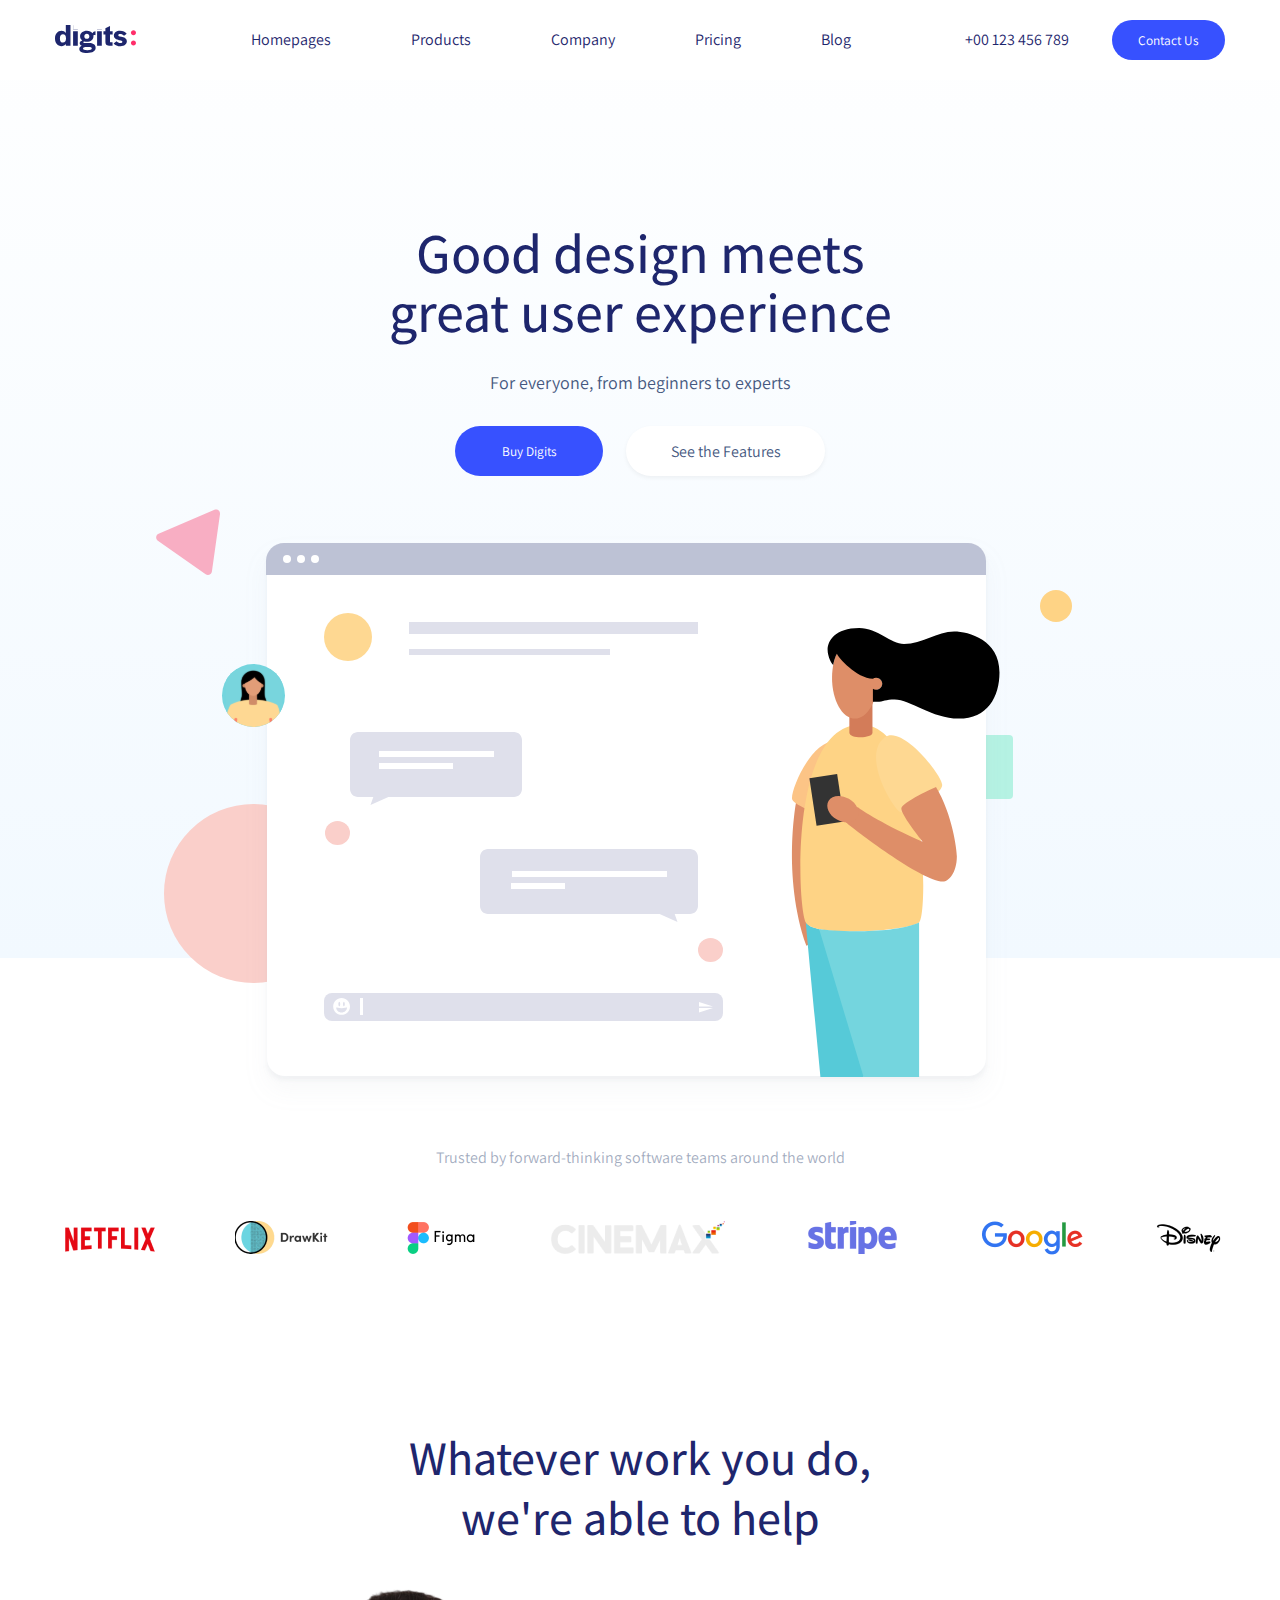
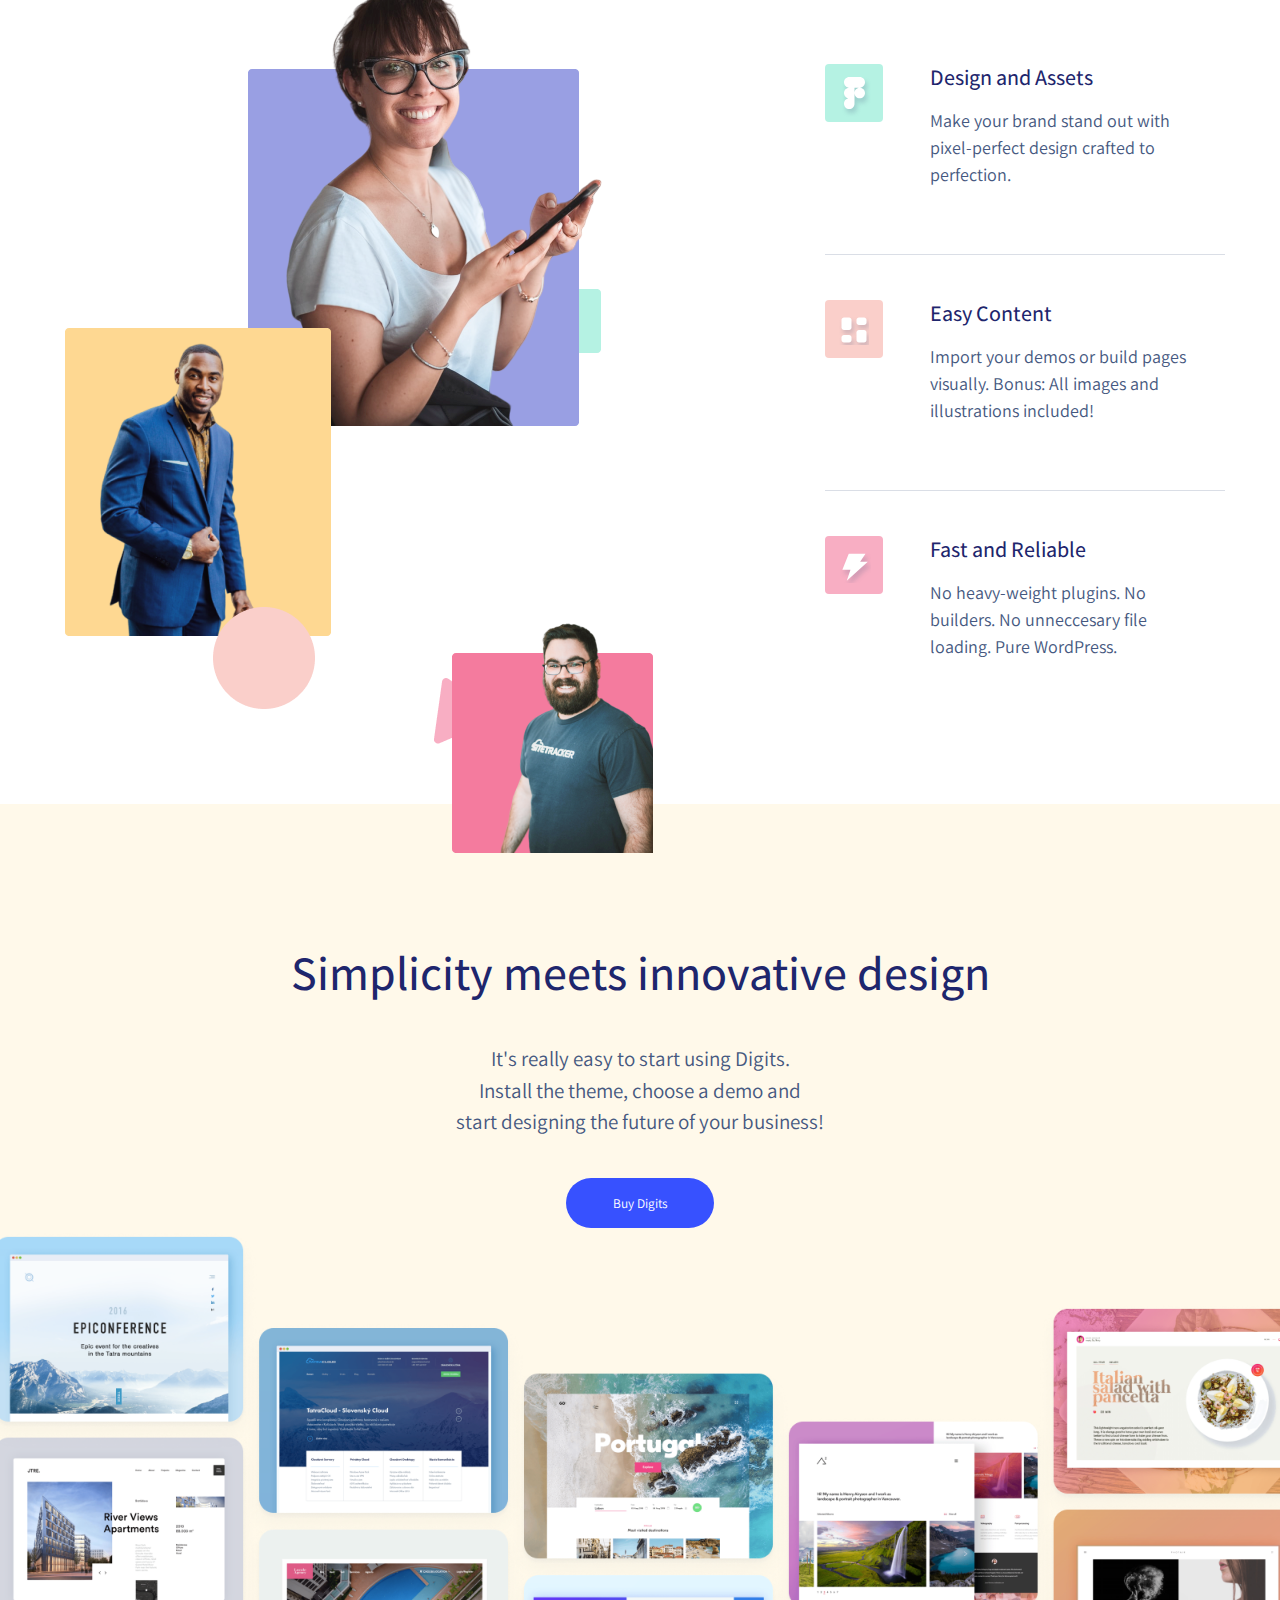
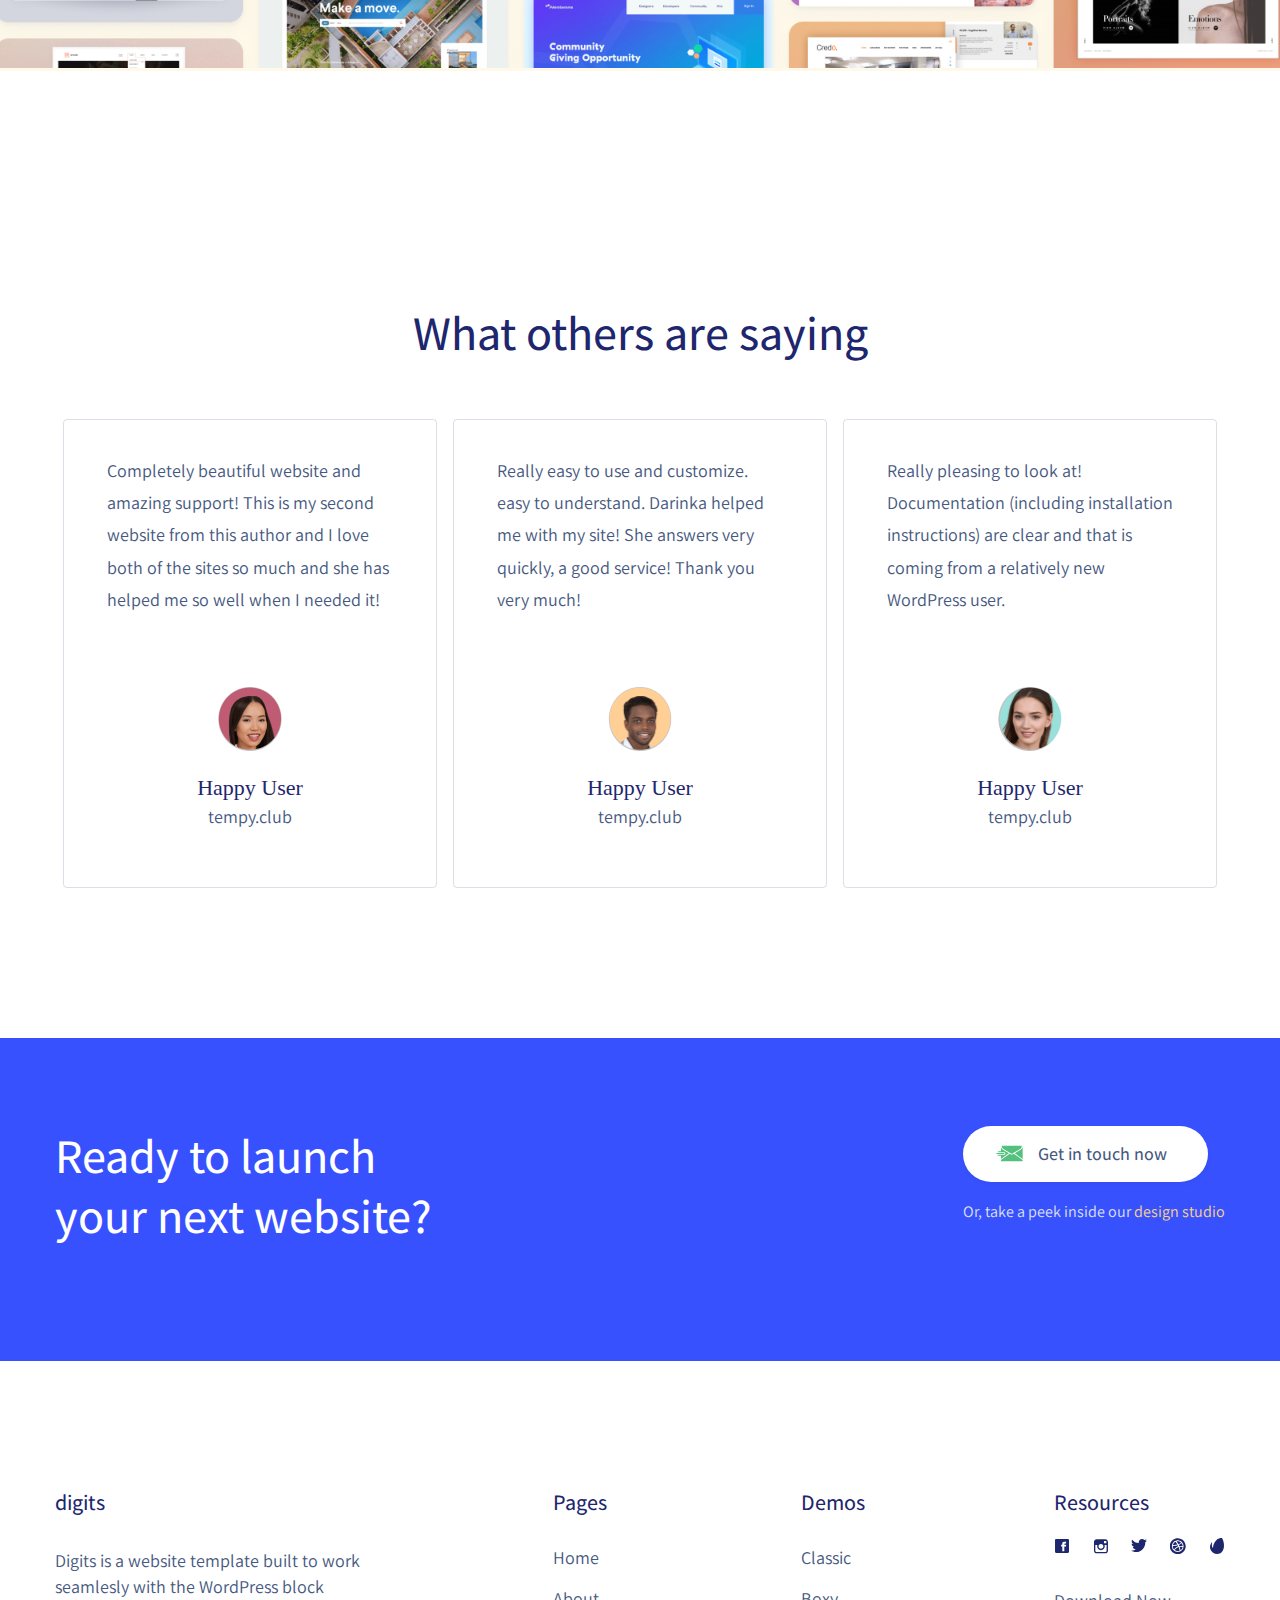
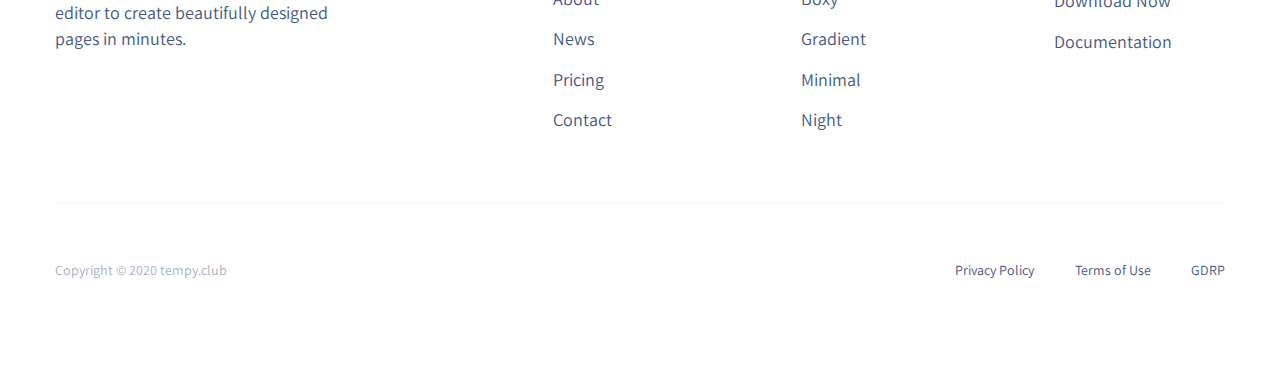
<file: final_project/index.html>
<!DOCTYPE html>
<html lang="en">

<head>
    <meta charset="UTF-8">
    <meta http-equiv="X-UA-Compatible" content="IE=edge">
    <meta name="viewport" content="width=device-width, initial-scale=1.0">
    <link href="https://fonts.googleapis.com/css2?family=Assistant:wght@400;500;600&display=swap" rel="stylesheet">
    <link rel="stylesheet" href="./styles/style.css">
    <title>Document</title>
</head>

<body>
    <div class="header">
        <div class="wrapper">
            <div class="inner-header">
                <div class="logoBlock">
                    <a href="#"><svg width="81" height="28" viewBox="0 0 81 28" fill="none"
                            xmlns="http://www.w3.org/2000/svg">
                            <path fill-rule="evenodd" clip-rule="evenodd"
                                d="M18.1621 0.247648H18.0313V4.27196H22.8604V4.07759H18.1621V0.247648ZM42.0344 4.07759V4.27196H46.8636V4.07759H42.0344ZM10.8656 18.9762C9.84408 20.3073 8.29627 21.1431 6.46985 21.1431C2.72415 21.1431 0 18.2332 0 13.4969C0 8.91539 2.72415 5.78881 6.46985 5.78881C8.32722 5.78881 9.81312 6.59367 10.8037 7.92479V0H15.4781V20.7716H10.8656V18.9762ZM4.92204 13.6826C4.92204 16.4068 6.09837 17.6141 7.95575 17.6141C9.93694 17.6141 10.9895 16.1282 10.9895 13.5898V13.2493C10.9895 10.7108 9.9679 9.31782 7.95575 9.31782C6.12933 9.31782 4.92204 10.6489 4.92204 13.3731V13.6826ZM18.0932 6.16029H22.7985V20.7716H18.0932V6.16029ZM38.4711 11.299C38.4711 14.6732 35.8398 16.8092 31.7226 16.8092C30.8558 16.8092 30.051 16.7164 29.308 16.4997C28.658 16.5616 28.2246 16.8711 28.2246 17.2736C28.2246 17.7689 28.8746 18.1094 29.9272 18.1094H33.7348C38.2234 18.1094 40.638 19.7501 40.638 22.7528C40.638 26.0961 37.6662 27.9535 32.2489 27.9535C26.9863 27.9535 24.3241 26.5604 24.3241 23.9292C24.3241 22.5052 25.2528 21.4527 26.9554 20.8335C25.5314 20.4621 24.6956 19.5334 24.6956 18.2951C24.6956 17.0569 25.6242 16.0663 27.2649 15.54C25.8719 14.5804 25.067 13.0945 25.067 11.3609C25.067 8.17244 27.946 5.81977 31.9084 5.81977C34.3849 5.81977 36.397 6.77941 37.5114 8.32722C38.0377 6.96515 39.0283 6.16029 40.5142 6.16029V10.2465C39.8641 9.9679 39.0283 9.93694 38.3782 10.4322C38.4401 10.7108 38.4711 10.9895 38.4711 11.299ZM36.7994 23.4648C36.7994 22.3813 35.7779 21.917 33.2395 21.917H30.3915C28.9675 22.0408 28.0079 22.598 28.0079 23.5577C28.0079 24.5792 29.4319 25.1674 32.3417 25.1674C35.2207 25.1674 36.7994 24.5483 36.7994 23.4648ZM29.339 11.4228C29.339 12.8778 30.2986 13.8065 31.8155 13.8065C33.3633 13.8065 34.3229 12.9087 34.3229 11.3919V11.2371C34.3229 9.78216 33.3014 8.79156 31.8155 8.79156C30.3605 8.79156 29.339 9.81312 29.339 11.2371V11.4228ZM42.0963 6.16029H46.8017V20.7716H42.0963V6.16029ZM57.5522 17.3355V20.7716H54.0851C51.0514 20.5549 50.4632 19.1619 50.4013 16.5616V9.4726H48.4511V6.16029H50.4013V3.31231L55.0138 1.05251V6.16029H57.6451V9.4726H54.9828V16.3758C54.9828 17.0259 55.2924 17.3045 55.9425 17.3355H57.5522ZM71.86 16.283C71.86 19.1619 69.2287 21.236 65.6688 21.236C62.4803 21.236 60.1895 20.0596 58.6417 18.388L61.5206 16.1591C62.4803 17.2736 63.9043 18.0165 65.4521 18.0165C66.6594 18.0165 67.4023 17.5522 67.4023 16.7164C67.4023 15.9074 66.221 15.6515 64.5604 15.2917C64.3781 15.2522 64.1901 15.2114 63.9971 15.1685C61.5516 14.6423 58.8584 13.6207 58.8584 10.618C58.8584 7.83192 61.4587 5.78881 64.9258 5.78881C68.0214 5.78881 70.2503 6.93419 71.7362 8.66774C71.7362 8.72965 68.9501 10.7728 68.9501 10.7728C67.9595 9.65834 66.6284 8.9773 65.1735 8.9773C63.9971 8.9773 63.2851 9.44164 63.2851 10.2155C63.2851 11.0945 64.0863 11.2613 66.2116 11.7036L66.3498 11.7324C68.8573 12.2277 71.86 13.1873 71.86 16.283Z"
                                fill="#1E266D" />
                            <path
                                d="M78.4605 20.4084C79.8481 20.4084 80.9729 19.2836 80.9729 17.896C80.9729 16.5084 79.8481 15.3835 78.4605 15.3835C77.0729 15.3835 75.9481 16.5084 75.9481 17.896C75.9481 19.2836 77.0729 20.4084 78.4605 20.4084Z"
                                fill="#FF2E6A" />
                            <path
                                d="M78.4605 10.3586C79.8481 10.3586 80.9729 9.23375 80.9729 7.84617C80.9729 6.45859 79.8481 5.33374 78.4605 5.33374C77.0729 5.33374 75.9481 6.45859 75.9481 7.84617C75.9481 9.23375 77.0729 10.3586 78.4605 10.3586Z"
                                fill="#FF2E6A" />
                        </svg></a>
                    <a href="#" class="hamburger_menu"><img src="./images/hamburger-menu.png" alt=""></a>
                </div>
                <ul class="nav-menu">
                    <li><a href="#">Homepages</a></li>
                    <li><a href="#">Products</a></li>
                    <li><a href="#">Company</a></li>
                    <li><a href="#">Pricing</a></li>
                    <li><a href="#">Blog</a></li>
                </ul>
                <div class="contactSection">
                    <span>+00 123 456 789</span>
                    <button class="contact">Contact Us</button>
                </div>
            </div>
        </div>
    </div>
    <div class="mainFirstBlock">
        <svg class="bgFirstBlock" width="977" height="608" viewBox="0 0 977 608" fill="none"
            xmlns="http://www.w3.org/2000/svg" xmlns:xlink="http://www.w3.org/1999/xlink">
            <rect x="797" y="228" width="64" height="64" rx="4" fill="#B5F2E3" />
            <circle cx="101.5" cy="386.5" r="89.5" fill="#FACFCA" />
            <path
                d="M62.4773 2.7887L6.59841 26.6789C3.71756 27.9106 3.30694 31.8261 5.86959 33.6286L53.6501 67.2369C56.0957 68.9571 59.4952 67.4839 59.9122 64.5231L68.0106 7.02454C68.4451 3.93951 65.3419 1.56397 62.4773 2.7887Z"
                fill="#F8AEC3" />
            <circle cx="904" cy="99" r="16" fill="#FED385" />
            <g filter="url(#filter0_dd_1_171)">
                <rect x="115" y="36" width="719" height="533" rx="18" fill="white" />
            </g>
            <path d="M114 54C114 44.0589 122.059 36 132 36H816C825.941 36 834 44.0589 834 54V68H114V54Z"
                fill="#BDC2D5" />
            <circle cx="135" cy="52" r="4" fill="white" />
            <circle cx="149" cy="52" r="4" fill="white" />
            <circle cx="163" cy="52" r="4" fill="white" />
            <path
                d="M644.952 290.672C644.064 293.781 629.85 368.845 654.279 438.579C658.277 439.467 657.833 428.363 657.833 428.363L653.391 332.867L655.612 296.89L644.952 290.672Z"
                fill="#DE8E68" />
            <path
                d="M711.577 570.053H668.493C668.493 570.053 653.835 418.592 653.835 415.483C656.5 418.148 656.056 419.036 667.16 422.145C673.823 429.252 720.904 547.4 720.904 547.4L711.577 570.053Z"
                fill="#56CAD8" />
            <path
                d="M690.172 234.262C710.928 240.201 694.539 303.601 686.855 308.914C679.17 314.226 643.149 299.275 640.244 292.55C637.339 285.826 660.786 225.854 690.172 234.262Z"
                fill="#FCC486" />
            <path
                d="M708.912 217.384C775.093 217.384 776.425 407.487 767.098 415.482C757.77 423.477 662.274 431.028 653.835 415.482C645.396 399.937 636.957 217.384 708.912 217.384Z"
                fill="#FED385" />
            <path
                d="M732.897 230.265C750.219 217.384 790.639 268.908 790.194 278.235C789.75 287.563 755.994 307.106 748.887 305.329C741.78 303.553 708.37 248.503 732.897 230.265Z"
                fill="#FED892" />
            <path
                d="M783.976 280.012C800.41 307.106 804.852 343.083 804.852 349.302C804.852 366.18 796.413 374.619 791.083 374.619C769.763 374.619 699.584 320.431 694.699 315.989C689.813 311.548 704.026 298.223 706.247 300.443C708.468 302.664 733.785 318.654 770.651 334.644C765.321 327.982 749.775 307.994 749.331 301.776C748.887 295.558 783.976 280.012 783.976 280.012Z"
                fill="#DE8E68" />
            <path d="M685.137 267.04L657.389 271.227L664.565 318.792L692.314 314.605L685.137 267.04Z" fill="#333333" />
            <path
                d="M705.349 310.549C708.66 304.813 704.887 296.434 696.92 291.835C688.954 287.235 679.811 288.156 676.499 293.892C673.188 299.628 676.961 308.007 684.928 312.606C692.894 317.206 702.037 316.284 705.349 310.549Z"
                fill="#DE8E68" />
            <path d="M720.46 225.823C720.46 231.597 697.364 232.042 697.364 225.823V190.734H720.46V225.823Z"
                fill="#D37C59" />
            <path
                d="M702.916 211.61C715.549 211.61 725.79 193.414 725.79 170.969C725.79 148.523 715.549 130.327 702.916 130.327C690.282 130.327 680.041 148.523 680.041 170.969C680.041 193.414 690.282 211.61 702.916 211.61Z"
                fill="#DE8E68" />
            <path
                d="M724.236 182.739C727.547 182.739 730.232 180.055 730.232 176.743C730.232 173.431 727.547 170.747 724.236 170.747C720.924 170.747 718.239 173.431 718.239 176.743C718.239 180.055 720.924 182.739 724.236 182.739Z"
                fill="#DE8E68" />
            <path
                d="M802.187 124.553C784.864 124.553 770.651 136.99 751.996 136.99C738.671 136.99 725.79 121 707.135 121C683.15 121 675.599 133.881 675.599 142.764C675.599 149.871 680.041 157.866 681.374 157.866C681.374 155.645 684.039 147.65 684.927 146.762C685.815 149.871 704.47 171.635 720.904 171.635V171.759C721.807 171.155 722.857 170.808 723.942 170.754C725.027 170.7 726.106 170.942 727.064 171.454C728.022 171.965 728.823 172.728 729.382 173.659C729.94 174.591 730.235 175.657 730.235 176.743C730.235 177.829 729.94 178.895 729.382 179.826C728.823 180.758 728.022 181.52 727.064 182.032C726.106 182.544 725.027 182.786 723.942 182.732C722.857 182.678 721.807 182.33 720.904 181.726V194.732H725.346C731.12 194.732 733.785 192.511 742.669 192.511C758.214 192.511 779.979 211.61 806.629 211.61C835.499 211.61 847.492 189.846 847.492 165.417C847.492 132.992 816.844 124.553 802.187 124.553Z"
                fill="black" />
            <path d="M767.098 415.483V570.053H711.577L667.107 422.043C682.706 424.81 741.78 427.031 767.098 415.483Z"
                fill="#74D5DE" />
            <circle cx="101.5" cy="188.5" r="31.5" fill="#74D5DE" />
            <mask id="mask0_1_171" style="mask-type:alpha" maskUnits="userSpaceOnUse" x="70" y="157" width="63"
                height="63">
                <circle cx="101.5" cy="188.5" r="31.5" fill="#74D5DE" />
            </mask>
            <g mask="url(#mask0_1_171)">
                <rect x="74" y="162" width="56" height="60" fill="url(#pattern0)" />
            </g>
            <rect x="257" y="115" width="289" height="12" fill="#DFE0EB" />
            <rect x="257" y="142" width="201" height="6" fill="#DFE0EB" />
            <circle cx="196" cy="130" r="24" fill="#FED892" />
            <path fill-rule="evenodd" clip-rule="evenodd"
                d="M538 342C542.418 342 546 345.582 546 350V399C546 403.418 542.418 407 538 407H522.676L525.5 415L507.618 407H336C331.582 407 328 403.418 328 399V350C328 345.582 331.582 342 336 342H538Z"
                fill="#DFE0EB" />
            <rect x="360" y="364" width="155" height="6" fill="white" />
            <rect x="359" y="376" width="54" height="6" fill="white" />
            <ellipse rx="12.5" ry="12" transform="matrix(-1 0 0 1 558.5 443)" fill="#FACFCA" />
            <path fill-rule="evenodd" clip-rule="evenodd"
                d="M206 225C201.582 225 198 228.582 198 233V282C198 286.418 201.582 290 206 290H221.324L218.5 298L236.382 290H362C366.418 290 370 286.418 370 282V233C370 228.582 366.418 225 362 225H206Z"
                fill="#DFE0EB" />
            <rect x="227" y="244" width="115" height="6" fill="white" />
            <rect x="227" y="256" width="74" height="6" fill="white" />
            <ellipse cx="185.5" cy="326" rx="12.5" ry="12" fill="#FACFCA" />
            <rect x="172" y="486" width="399" height="28" rx="8" fill="#DFE0EB" />
            <rect x="211" y="491" width="17" height="3" transform="rotate(90 211 491)" fill="white" />
            <path fill-rule="evenodd" clip-rule="evenodd"
                d="M189.6 507.8C184.961 507.8 181.2 504.039 181.2 499.4C181.2 494.761 184.961 491 189.6 491C194.239 491 198 494.761 198 499.4C198 504.039 194.239 507.8 189.6 507.8ZM189.6 505.6C186.507 505.6 184.2 503.417 184.2 500.6C184.2 500.3 186.507 501.285 189.6 501.285C192.693 501.285 195 500.3 195 500.6C195 503.417 192.693 505.6 189.6 505.6ZM191.9 499.4C191.403 499.4 191 498.37 191 497.1C191 495.83 191.403 494.8 191.9 494.8C192.397 494.8 192.8 495.83 192.8 497.1C192.8 498.37 192.397 499.4 191.9 499.4ZM187.3 499.4C186.803 499.4 186.4 498.37 186.4 497.1C186.4 495.83 186.803 494.8 187.3 494.8C187.797 494.8 188.2 495.83 188.2 497.1C188.2 498.37 187.797 499.4 187.3 499.4Z"
                fill="white" />
            <path fill-rule="evenodd" clip-rule="evenodd" d="M547 499.5H561L547 495V499.5ZM547 501H561L547 505.5V501Z"
                fill="white" />
            <defs>
                <filter id="filter0_dd_1_171" x="90" y="25" width="769" height="583" filterUnits="userSpaceOnUse"
                    color-interpolation-filters="sRGB">
                    <feFlood flood-opacity="0" result="BackgroundImageFix" />
                    <feColorMatrix in="SourceAlpha" type="matrix" values="0 0 0 0 0 0 0 0 0 0 0 0 0 0 0 0 0 0 127 0"
                        result="hardAlpha" />
                    <feOffset dy="14" />
                    <feGaussianBlur stdDeviation="12.5" />
                    <feColorMatrix type="matrix"
                        values="0 0 0 0 0.529412 0 0 0 0 0.572549 0 0 0 0 0.631373 0 0 0 0.06 0" />
                    <feBlend mode="normal" in2="BackgroundImageFix" result="effect1_dropShadow_1_171" />
                    <feColorMatrix in="SourceAlpha" type="matrix" values="0 0 0 0 0 0 0 0 0 0 0 0 0 0 0 0 0 0 127 0"
                        result="hardAlpha" />
                    <feOffset dy="4" />
                    <feGaussianBlur stdDeviation="2" />
                    <feColorMatrix type="matrix"
                        values="0 0 0 0 0.529412 0 0 0 0 0.572549 0 0 0 0 0.631373 0 0 0 0.08 0" />
                    <feBlend mode="normal" in2="effect1_dropShadow_1_171" result="effect2_dropShadow_1_171" />
                    <feBlend mode="normal" in="SourceGraphic" in2="effect2_dropShadow_1_171" result="shape" />
                </filter>
                <pattern id="pattern0" patternContentUnits="objectBoundingBox" width="1" height="1">
                    <use xlink:href="#image0_1_171" transform="translate(0 -0.00273752) scale(0.00483092 0.00450886)" />
                </pattern>
                <image id="image0_1_171" width="207" height="223"
                    xlink:href="[data-uri]" />
            </defs>
        </svg>
        <div class="wrapper">
            <div class="inner-mainFirstBlock">
                <span class="mainFirstBlockMainSpan">Good design meets <br>great user experience</span>
                <span class="mainFirstBlockInnerSpan">For everyone, from beginners to experts</span>
                <div class="mainFirstBlockButtonsSection">
                    <button class="btnBlue">Buy Digits</button>
                    <button class="btnWhite">See the Features</button>
                </div>
            </div>
        </div>
    </div>
    <div class="logoSection">
        <div class="wrapper">
            <div class="inner-logoSection">
                <span>Trusted by forward-thinking software teams around the world</span>
                <div class="blockSection">
                    <a href="#"><img src="./images/logo-netflix.png" alt=""></a>
                    <a href="#"><img src="./images/logo-drawKit.png" alt=""></a>
                    <a href="#"><img src="./images/logo-figma.png" alt=""></a>
                    <a href="#"><img src="./images/logo-cinemax.png" alt="" id="cinemax"></a>
                    <a href="#"><img src="./images/logo-stripe.png" alt=""></a>
                    <a href="#"><img src="./images/logo-google.png" alt=""></a>
                    <a href="#"><img src="./images/logo-disney.png" alt=""></a>
                </div>
            </div>
        </div>
    </div>
    <div class="mainSecondBlock">
        <div class="wrapper">
            <div class="inner-mainSecondBlock">
                <span class="secondBlockMainSpan">Whatever work you do,<br> we're able to help</span>
                <div class="secondBlock-InfoSection">
                    <img src="./images/bgSecondBlock.png" alt="" class="bgSecondBlock">
                    <img src="./images/bgSecondBlock_2.png" alt="" class="bgSecondBlock_2">
                    <div class="secondBlock-innerInfoSection">
                        <div class="innerInfoSectionItem">
                            <svg width="58" height="58" viewBox="0 0 58 58" fill="none"
                                xmlns="http://www.w3.org/2000/svg">
                                <rect width="58" height="58" rx="4" fill="#B5F2E3" />
                                <g filter="url(#filter0_d_1_143)">
                                    <path
                                        d="M34.7515 23.6687C37.6496 23.6687 40 21.2812 40 18.3375C40 15.3938 37.6496 13 34.7515 13H24.2485C21.3504 13 19 15.3875 19 18.3313C19 21.275 21.3504 23.6625 24.2485 23.6625C21.3504 23.6688 19 26.0562 19 29C19 31.9438 21.3504 34.3312 24.2485 34.3312C21.3504 34.3312 19 36.7188 19 39.6688C19 42.6188 21.3504 45 24.2485 45C27.1465 45 29.4969 42.6125 29.4969 39.6688V23.6687H34.7515ZM34.7515 23.6687C31.8535 23.6687 29.5031 26.0562 29.5031 29C29.5031 31.9438 31.8535 34.3312 34.7515 34.3312C37.6496 34.3312 40 31.9438 40 29C40 26.0562 37.6496 23.6687 34.7515 23.6687Z"
                                        fill="white" />
                                </g>
                                <defs>
                                    <filter id="filter0_d_1_143" x="17" y="13" width="29" height="40"
                                        filterUnits="userSpaceOnUse" color-interpolation-filters="sRGB">
                                        <feFlood flood-opacity="0" result="BackgroundImageFix" />
                                        <feColorMatrix in="SourceAlpha" type="matrix"
                                            values="0 0 0 0 0 0 0 0 0 0 0 0 0 0 0 0 0 0 127 0" result="hardAlpha" />
                                        <feOffset dx="2" dy="4" />
                                        <feGaussianBlur stdDeviation="2" />
                                        <feColorMatrix type="matrix"
                                            values="0 0 0 0 0.270588 0 0 0 0 0.345098 0 0 0 0 0.501961 0 0 0 0.2 0" />
                                        <feBlend mode="normal" in2="BackgroundImageFix"
                                            result="effect1_dropShadow_1_143" />
                                        <feBlend mode="normal" in="SourceGraphic" in2="effect1_dropShadow_1_143"
                                            result="shape" />
                                    </filter>
                                </defs>
                            </svg>
                            <div>
                                <span class="infoSectionMainSpan">Design and Assets</span>
                                <span class="infoSectionInnerSpan">Make your brand stand out with pixel-perfect design
                                    crafted to perfection.</span>
                            </div>
                        </div>
                        <div class="innerInfoSectionItem">
                            <svg width="58" height="58" viewBox="0 0 58 58" fill="none"
                                xmlns="http://www.w3.org/2000/svg">
                                <rect width="58" height="58" rx="4" fill="#FACFCA" />
                                <g clip-path="url(#clip0_1_130)">
                                    <g filter="url(#filter0_d_1_130)">
                                        <path
                                            d="M39 30H34C32.625 30 31.5 31.125 31.5 32.5V40C31.5 41.375 32.625 42.5 34 42.5H39C40.375 42.5 41.5 41.375 41.5 40V32.5C41.5 31.125 40.375 30 39 30Z"
                                            fill="white" />
                                        <path
                                            d="M24 17.5H19C17.625 17.5 16.5 18.625 16.5 20V27.5C16.5 28.875 17.625 30 19 30H24C25.375 30 26.5 28.875 26.5 27.5V20C26.5 18.625 25.375 17.5 24 17.5Z"
                                            fill="white" />
                                        <path
                                            d="M39 17.5H34C32.625 17.5 31.5 18.625 31.5 20V22.5C31.5 23.875 32.625 25 34 25H39C40.375 25 41.5 23.875 41.5 22.5V20C41.5 18.625 40.375 17.5 39 17.5Z"
                                            fill="white" />
                                        <path
                                            d="M24 35H19C17.625 35 16.5 36.125 16.5 37.5V40C16.5 41.375 17.625 42.5 19 42.5H24C25.375 42.5 26.5 41.375 26.5 40V37.5C26.5 36.125 25.375 35 24 35Z"
                                            fill="white" />
                                    </g>
                                </g>
                                <defs>
                                    <filter id="filter0_d_1_130" x="14.5" y="17.5" width="33" height="33"
                                        filterUnits="userSpaceOnUse" color-interpolation-filters="sRGB">
                                        <feFlood flood-opacity="0" result="BackgroundImageFix" />
                                        <feColorMatrix in="SourceAlpha" type="matrix"
                                            values="0 0 0 0 0 0 0 0 0 0 0 0 0 0 0 0 0 0 127 0" result="hardAlpha" />
                                        <feOffset dx="2" dy="4" />
                                        <feGaussianBlur stdDeviation="2" />
                                        <feColorMatrix type="matrix"
                                            values="0 0 0 0 0.270588 0 0 0 0 0.345098 0 0 0 0 0.501961 0 0 0 0.2 0" />
                                        <feBlend mode="normal" in2="BackgroundImageFix"
                                            result="effect1_dropShadow_1_130" />
                                        <feBlend mode="normal" in="SourceGraphic" in2="effect1_dropShadow_1_130"
                                            result="shape" />
                                    </filter>
                                    <clipPath id="clip0_1_130">
                                        <rect width="30" height="30" fill="white" transform="translate(14 15)" />
                                    </clipPath>
                                </defs>
                            </svg>
                            <div>
                                <span class="infoSectionMainSpan">Easy Content</span>
                                <span class="infoSectionInnerSpan">Import your demos or build pages visually. Bonus: All
                                    images and illustrations included!</span>
                            </div>
                        </div>
                        <div class="innerInfoSectionItem">
                            <svg width="58" height="58" viewBox="0 0 58 58" fill="none"
                                xmlns="http://www.w3.org/2000/svg">
                                <rect width="58" height="58" rx="4" fill="#F8AEC3" />
                                <g clip-path="url(#clip0_1_121)">
                                    <g filter="url(#filter0_d_1_121)">
                                        <path
                                            d="M42.7867 25.6667H35.16L40.4933 17.6667H23.76L17.36 33.6667H25.48L21.7867 44.7467L42.7867 25.6667Z"
                                            fill="white" />
                                    </g>
                                </g>
                                <defs>
                                    <filter id="filter0_d_1_121" x="15.36" y="17.6667" width="33.4267" height="35.08"
                                        filterUnits="userSpaceOnUse" color-interpolation-filters="sRGB">
                                        <feFlood flood-opacity="0" result="BackgroundImageFix" />
                                        <feColorMatrix in="SourceAlpha" type="matrix"
                                            values="0 0 0 0 0 0 0 0 0 0 0 0 0 0 0 0 0 0 127 0" result="hardAlpha" />
                                        <feOffset dx="2" dy="4" />
                                        <feGaussianBlur stdDeviation="2" />
                                        <feColorMatrix type="matrix"
                                            values="0 0 0 0 0.270588 0 0 0 0 0.345098 0 0 0 0 0.501961 0 0 0 0.2 0" />
                                        <feBlend mode="normal" in2="BackgroundImageFix"
                                            result="effect1_dropShadow_1_121" />
                                        <feBlend mode="normal" in="SourceGraphic" in2="effect1_dropShadow_1_121"
                                            result="shape" />
                                    </filter>
                                    <clipPath id="clip0_1_121">
                                        <rect width="32" height="32" fill="white" transform="translate(14 15)" />
                                    </clipPath>
                                </defs>
                            </svg>
                            <div>
                                <span class="infoSectionMainSpan">Fast and Reliable</span>
                                <span class="infoSectionInnerSpan">No heavy-weight plugins. No builders. No unneccesary
                                    file loading. Pure WordPress.</span>
                            </div>
                        </div>
                    </div>
                </div>
            </div>
        </div>
    </div>
    <div class="mainThirdBlock">

        <div class="wrapper">
            <div class="inner-mainThirdBlock">
                <span class="thirdBlockMainSpan">Simplicity meets innovative design</span>
                <span class="thirdBlockInnerSpan">It's really easy to start using Digits.<br>
                    Install the theme, choose a demo and<br>
                    start designing the future of your business!</span>
                <button class="btnBlue">Buy Digits</button>
            </div>
        </div>
        <img src="./images/bgThirdBlock.png" alt="" class="bgThirdBlock">
    </div>
    <div class="mainFourthBlock">
        <div class="wrapper">
            <div class="inner-mainFourthBlock">
                <span class="fourthBlockMainSpan">What others are saying</span>
                <div class="fourthBlockCardSection">
                    <div class="cardItem">
                        <div class="inner-cardItem">
                            <span class="cardFirstSpan">Completely beautiful website and amazing support! This is my
                                second website from this author and I love both of the sites so much and she has helped
                                me so well when I needed it!</span>
                            <img src="./images/selfPhoto_1.png" alt="">
                            <span class="cardSecondSpan">Happy User</span>
                            <a><span class="cardThirdSpan">tempy.club</span></a>
                        </div>
                    </div>
                    <div class="cardItem">
                        <div class="inner-cardItem">
                            <span class="cardFirstSpan">Really easy to use and customize. easy to understand. Darinka
                                helped me with my site! She answers very quickly, a good service! Thank you very
                                much!</span>
                            <img src="./images/selfPhoto_2.png" alt="">
                            <span class="cardSecondSpan">Happy User</span>
                            <a><span class="cardThirdSpan">tempy.club</span></a>
                        </div>
                    </div>
                    <div class="cardItem">
                        <div class="inner-cardItem">
                            <span class="cardFirstSpan">Really pleasing to look at! Documentation (including
                                installation instructions) are clear and that is coming from a relatively new WordPress
                                user.</span>
                            <img src="./images/selfPhoto_3.png" alt="">
                            <span class="cardSecondSpan">Happy User</span>
                            <a><span class="cardThirdSpan">tempy.club</span></a>
                        </div>
                    </div>
                </div>
            </div>
        </div>
    </div>
    <div class="mainFifthBlock">
        <div class="wrapper">
            <div class="inner-mainFifthBlock">
                <span class="fifthBlockSpan">Ready to launch<br>your next website?</span>
                <div class="fifthBlockSection">
                    <button  class="fifthBlockSectionButton"><svg width="27" height="17" viewBox="0 0 27 17" fill="none" xmlns="http://www.w3.org/2000/svg">
                        <path d="M24.6542 4.75906L18.7089 8.22938L26.6689 13.9656V1.25C26.6689 2.68925 25.8968 4.0338 24.6542 4.75906Z" fill="#53C07E"/>
                        <path d="M7.39034 3.97627L15.1036 8.47854C15.3112 8.59978 15.5484 8.66395 15.7891 8.66395H15.7988C16.0395 8.66395 16.2767 8.59978 16.4838 8.47876L17.6389 7.80452C17.6415 7.80289 17.6441 7.80153 17.6467 7.79998L24.1976 3.97627C25.1631 3.41274 25.7627 2.36821 25.7627 1.25V0.796875H5.8252V1.25C5.8252 2.36821 6.42479 3.41274 7.39034 3.97627Z" fill="#53C07E"/>
                        <path d="M12.8792 8.22811L6.93422 4.75718C5.69267 4.03219 4.91781 2.69093 4.91781 1.25V6.23438H2.40198C2.15152 6.23438 1.94885 6.43726 1.94885 6.6875C1.94885 6.93774 2.15152 7.14063 2.40198 7.14063H4.91781H6.64648H8.00813C8.75579 7.14063 9.3675 7.75233 9.3675 8.5C9.3675 9.24764 8.75579 9.85938 8.00813 9.85938H7.55273H4.91781H1.94885C1.69839 9.85938 1.49573 10.0623 1.49573 10.3125C1.49573 10.5627 1.69839 10.7656 1.94885 10.7656H4.91781V13.9647L12.8792 8.22811Z" fill="#53C07E"/>
                        <path d="M16.9409 9.26132C16.5953 9.46332 16.2002 9.57018 15.7988 9.57018C15.7988 9.57018 15.7931 9.57018 15.7926 9.57018C15.3877 9.57018 14.9926 9.46332 14.6465 9.2611L13.7356 8.72937L4.91895 15.0831V15.75C4.91895 16.0002 5.12161 16.2031 5.37207 16.2031H26.2158C26.4663 16.2031 26.6689 16.0002 26.6689 15.75V15.0831L17.8521 8.72943L16.9409 9.26132Z" fill="#53C07E"/>
                        <path d="M8.45898 8.5C8.45898 8.24976 8.25632 8.04688 8.00586 8.04688H0.78418C0.533722 8.04688 0.331055 8.24976 0.331055 8.5C0.331055 8.75024 0.533722 8.95312 0.78418 8.95312H8.00586C8.25632 8.95312 8.45898 8.75024 8.45898 8.5Z" fill="#53C07E"/>
                        </svg>
                        <span>Get in touch now</span></button>
                    <span class="fifthBlockSectionSpan">Or, take a peek inside our <span>design studio</span></span>
                </div>
            </div>
        </div>
    </div>
    <div class="footer">
        <div class="wrapper">
            <div class="inner-footer">
                <div class="footerFirstContainer">
                    <div class="containerFirstItem">
                        <span class="itemMainSpan">digits</span>
                        <span class="itemInnerSpan">Digits is a website template built to work seamlesly with the WordPress block editor to create beautifully designed pages in minutes.</span>
                    </div>
                    <div class="containerSecondItem">
                        <ul class="secondItemList">
                            <li class="listMainSpan">Pages</li>
                            <li><a href="#" class="listInnerSpan">Home</a></li>
                            <li><a href="#" class="listInnerSpan">About</a></li>
                            <li><a href="#" class="listInnerSpan">News</a></li>
                            <li><a href="#" class="listInnerSpan">Pricing</a></li>
                            <li><a href="#" class="listInnerSpan">Contact</a></li>
                        </ul>
                    </div>
                    <div class="containerThirdItem">
                        <ul class="secondItemList">
                            <li class="listMainSpan">Demos</li>
                            <li><a href="#" class="listInnerSpan">Classic</a></li>
                            <li><a href="#" class="listInnerSpan">Boxy</a></li>
                            <li><a href="#" class="listInnerSpan">Gradient</a></li>
                            <li><a href="#" class="listInnerSpan">Minimal</a></li>
                            <li><a href="#" class="listInnerSpan">Night</a></li>
                        </ul>
                    </div>
                    <div class="containerFourthItem">
                        <ul class="secondItemList">
                            <li class="listMainSpan">Resources</li>
                            <div class="iconLinks">
                                <a href="#"><svg width="16" height="16" viewBox="0 0 16 16" fill="none" xmlns="http://www.w3.org/2000/svg">
                                    <path fill-rule="evenodd" clip-rule="evenodd" d="M1.02237 13.8148C1.02237 14.4573 1.54282 14.9777 2.18525 14.9777H13.8147C14.4572 14.9777 14.9776 14.4573 14.9776 13.8148V2.18534C14.9776 1.54288 14.4572 1.02246 13.8147 1.02246H2.18528C1.54282 1.02246 1.0224 1.54291 1.0224 2.18534V13.8148H1.02237ZM8.29075 13.2333V8.58156H7.12781V6.83712H8.29075C8.29075 3.83965 8.41853 3.63907 12.0703 3.63907V5.38348C10.1456 5.38348 10.3259 5.49107 10.3259 6.83715H12.0703V8.5816H10.3259V13.2333H8.29075V13.2333Z" fill="#1E266D"/>
                                    </svg></a>
                                    <a href="#"><svg width="16" height="16" viewBox="0 0 16 16" fill="none" xmlns="http://www.w3.org/2000/svg">
                                        <path d="M12.2524 1.36353H3.66887C2.17789 1.36353 0.964905 2.57623 0.964905 4.06721V6.9233V12.651C0.964905 14.142 2.17789 15.3547 3.66887 15.3547H12.2526C13.7436 15.3547 14.9563 14.142 14.9563 12.651V6.92301V4.06693C14.956 2.57595 13.7433 1.36353 12.2524 1.36353ZM13.0279 2.97586L13.3372 2.97473V3.28263V5.34624L10.9736 5.35386L10.9654 2.98263L13.0279 2.97586ZM5.96362 6.92301C6.41179 6.30297 7.13879 5.89629 7.96062 5.89629C8.78245 5.89629 9.50945 6.30297 9.95706 6.92301C10.2486 7.32772 10.4233 7.82274 10.4233 8.35896C10.4233 9.71673 9.31754 10.8213 7.96034 10.8213C6.60228 10.8213 5.49767 9.71673 5.49767 8.35896C5.49795 7.82274 5.67208 7.32772 5.96362 6.92301ZM13.5929 12.6507C13.5929 13.3904 12.9915 13.9913 12.2524 13.9913H3.66887C2.92945 13.9913 2.32804 13.3904 2.32804 12.6507V6.92301H4.41648C4.23614 7.36667 4.13482 7.85124 4.13482 8.35896C4.13482 10.468 5.85073 12.185 7.96062 12.185C10.0702 12.185 11.7861 10.468 11.7861 8.35896C11.7861 7.85124 11.6843 7.36667 11.5039 6.92301H13.5929V12.6507Z" fill="#1E266D"/>
                                        </svg></a>
                                        <a href="#"><svg width="16" height="15" viewBox="0 0 16 15" fill="none" xmlns="http://www.w3.org/2000/svg">
                                            <path d="M15.8991 2.59814C15.315 2.86028 14.6864 3.03711 14.0268 3.11624C14.7003 2.70919 15.2166 2.06442 15.4602 1.29525C14.8302 1.67267 14.1329 1.94654 13.3901 2.09438C12.7957 1.45482 11.9484 1.05493 11.0107 1.05493C9.21064 1.05493 7.75115 2.52846 7.75115 4.34618C7.75115 4.60376 7.77986 4.85483 7.83566 5.09613C5.12633 4.95871 2.72405 3.64866 1.1162 1.65737C0.835588 2.14322 0.674964 2.70853 0.674964 3.31227C0.674964 4.45397 1.25037 5.4615 2.1251 6.05156C1.59097 6.0343 1.08814 5.88613 0.648515 5.63962C0.648193 5.6533 0.648193 5.6673 0.648193 5.68131C0.648193 7.27564 1.77192 8.60556 3.26334 8.9084C2.98983 8.9833 2.7018 9.02368 2.40442 9.02368C2.19412 9.02368 1.98996 9.00317 1.79095 8.96442C2.20606 10.2719 3.40977 11.2237 4.83604 11.2501C3.72038 12.1329 2.31508 12.6591 0.78753 12.6591C0.52466 12.6591 0.265016 12.6435 0.0098877 12.6129C1.45293 13.5472 3.16626 14.0916 5.00699 14.0916C11.0033 14.0916 14.2819 9.07676 14.2819 4.72751C14.2819 4.58487 14.279 4.44257 14.2729 4.30124C14.9096 3.83818 15.4624 3.25822 15.8991 2.59814Z" fill="#1E266D"/>
                                            </svg></a>
                                            <a href="#"> <svg width="16" height="16" viewBox="0 0 16 16" fill="none" xmlns="http://www.w3.org/2000/svg">
                                                <g clip-path="url(#clip0_1_18)">
                                                <path d="M8.06506 8.19522C8.12971 8.17378 8.19501 8.15461 8.26064 8.13545C8.13621 7.85378 8.00041 7.57147 7.85844 7.29272C5.30527 8.05748 2.8554 8.00225 2.76768 7.999C2.76606 8.05228 2.76346 8.10361 2.76346 8.15689C2.76346 9.43104 3.24395 10.5921 4.03404 11.4703C4.03339 11.469 4.03209 11.4677 4.03209 11.4677C4.03209 11.4677 5.38941 9.06068 8.06506 8.19522Z" fill="#1E266D"/>
                                                <path d="M7.44715 6.52962C6.58916 5.00467 5.67237 3.7604 5.60642 3.67236C4.22344 4.32536 3.19131 5.59951 2.86969 7.13519C3.00029 7.13648 5.06648 7.16247 7.44715 6.52962Z" fill="#1E266D"/>
                                                <path d="M10.9967 4.43577C10.1234 3.66614 8.97695 3.19897 7.72196 3.19897C7.31912 3.19897 6.9283 3.24771 6.55307 3.33802C6.62779 3.43776 7.55953 4.67357 8.40712 6.23102C10.2784 5.52896 10.9847 4.45396 10.9967 4.43577Z" fill="#1E266D"/>
                                                <path d="M6.53457 3.34302C6.52873 3.34367 6.52385 3.34432 6.51801 3.34692C6.52743 3.34432 6.53327 3.34302 6.53327 3.34302H6.53457Z" fill="#1E266D"/>
                                                <path d="M4.67401 12.0658L4.67499 12.0639C4.63828 12.0353 4.59929 12.0093 4.56323 11.9788C4.62918 12.0324 4.67401 12.0658 4.67401 12.0658Z" fill="#1E266D"/>
                                                <path d="M8.78854 6.96956C8.90387 7.20639 9.01498 7.4468 9.11862 7.6885C9.15468 7.77557 9.19041 7.86036 9.22517 7.94548C10.9288 7.73106 12.6071 8.09199 12.6789 8.10661C12.6675 6.9309 12.2468 5.85232 11.5513 5.00732C11.5415 5.02064 10.7466 6.17004 8.78854 6.96956Z" fill="#1E266D"/>
                                                <path d="M8.56567 8.96808C5.63921 9.9885 4.68408 12.0443 4.67499 12.0638C5.51608 12.7204 6.57192 13.1151 7.72165 13.1151C8.4081 13.1151 9.0624 12.9754 9.65757 12.7223C9.58382 12.2889 9.29598 10.7705 8.59783 8.95703C8.58743 8.96125 8.57671 8.9645 8.56567 8.96808Z" fill="#1E266D"/>
                                                <path d="M7.72198 0.157227C3.30371 0.157227 -0.278015 3.7396 -0.278015 8.15723C-0.278015 12.5755 3.30339 16.1566 7.72198 16.1566C12.1403 16.1566 15.722 12.5755 15.722 8.15723C15.722 3.7396 12.1399 0.157227 7.72198 0.157227ZM13.0713 10.4174C12.9261 10.7621 12.7458 11.0938 12.536 11.4034C12.3284 11.711 12.0899 11.9998 11.8271 12.2626C11.5643 12.5248 11.2758 12.7633 10.9684 12.9715C10.6582 13.1811 10.3255 13.361 9.9818 13.5069C9.63094 13.6547 9.26416 13.7684 8.8912 13.8451C8.5085 13.9237 8.11508 13.9637 7.72166 13.9637C7.32824 13.9637 6.93482 13.9237 6.55212 13.8451C6.17916 13.7684 5.81173 13.6547 5.46152 13.5069C5.11715 13.361 4.78481 13.1807 4.47455 12.9715C4.16755 12.7633 3.87841 12.5248 3.61591 12.2626C3.35309 11.9998 3.11463 11.7113 2.90704 11.4034C2.6975 11.0938 2.51752 10.7617 2.37165 10.4174C2.22351 10.0665 2.10948 9.69972 2.03281 9.32612C1.95516 8.94342 1.91553 8.55065 1.91553 8.15723C1.91553 7.7638 1.95516 7.37038 2.03281 6.98833C2.10948 6.61473 2.22351 6.2473 2.37165 5.89708C2.51752 5.55239 2.69782 5.22005 2.90704 4.91012C3.11463 4.60247 3.35309 4.3143 3.61591 4.05083C3.87841 3.78866 4.16722 3.55085 4.47455 3.34261C4.78481 3.13274 5.11715 2.95243 5.46152 2.80657C5.81173 2.6581 6.17916 2.54439 6.55212 2.46837C6.93482 2.3904 7.32824 2.35044 7.72166 2.35044C8.11508 2.35044 8.5085 2.3904 8.8912 2.46837C9.26416 2.54439 9.63094 2.6581 9.9818 2.80657C10.3258 2.95243 10.6582 3.13274 10.9684 3.34261C11.2754 3.55085 11.5643 3.78866 11.8271 4.05083C12.0899 4.3143 12.3284 4.60214 12.536 4.91012C12.7458 5.21972 12.9261 5.55239 13.0713 5.89708C13.2198 6.2473 13.3335 6.61473 13.4095 6.98833C13.4882 7.37038 13.5281 7.7638 13.5281 8.15723C13.5281 8.55065 13.4882 8.94342 13.4095 9.32612C13.3335 9.69972 13.2201 10.0665 13.0713 10.4174Z" fill="#1E266D"/>
                                                <path d="M9.52762 8.72764C10.178 10.5151 10.4418 11.9705 10.4928 12.2694C11.6058 11.5183 12.3969 10.3254 12.6172 8.94336C12.5152 8.91054 11.1279 8.47132 9.52762 8.72764Z" fill="#1E266D"/>
                                                </g>
                                                <defs>
                                                <clipPath id="clip0_1_18">
                                                <rect width="16" height="16" fill="white"/>
                                                </clipPath>
                                                </defs>
                                                </svg></a>
                                                <a href="#"> <svg width="16" height="16" viewBox="0 0 16 16" fill="none" xmlns="http://www.w3.org/2000/svg">
                                                    <g clip-path="url(#clip0_1_29)">
                                                    <path fill-rule="evenodd" clip-rule="evenodd" d="M12.8691 0.0876972C13.5856 0.439197 16.501 6.7307 14.0139 12.2102C12.0165 16.6102 7.00226 16.6107 4.46051 15.0602C2.28951 13.7352 -1.02674 9.5607 2.64451 4.4632C2.79989 4.2697 3.17264 4.2872 3.08851 4.8717C3.02901 5.2867 2.49651 8.2662 3.51289 9.5607C3.97714 10.2082 4.08576 9.7617 4.08576 9.7617C4.08576 9.7617 4.00664 5.4262 7.30276 2.1347C9.39501 0.127697 12.2968 -0.193303 12.8691 0.0876972Z" fill="#1E266D"/>
                                                    </g>
                                                    <defs>
                                                    <clipPath id="clip0_1_29">
                                                    <rect width="16" height="16" fill="white"/>
                                                    </clipPath>
                                                    </defs>
                                                    </svg></a>
                                                                                                                                                            
                            </div>
                            <li><a href="#" class="listInnerSpan">Download Now</a></li>
                            <li><a href="#" class="listInnerSpan">Documentation</a></li>
                        </ul>
                    </div>
                </div>
                <div class="footerSecondContainer">
                    <span class="secondSectionMainSpan">Copyright © 2020 tempy.club</span>
                    <div class="secondSectionBlock">
                        <a href="#"><span class="secondSectionInnerSpan">Privacy Policy</span></a>
                        <a href="#"><span class="secondSectionInnerSpan">Terms of Use</span></a>
                        <a href="#"><span class="secondSectionInnerSpan">GDRP</span></a>
                    </div>
                </div>
            </div>
        </div>
    </div>
</body>

</html>
</file>
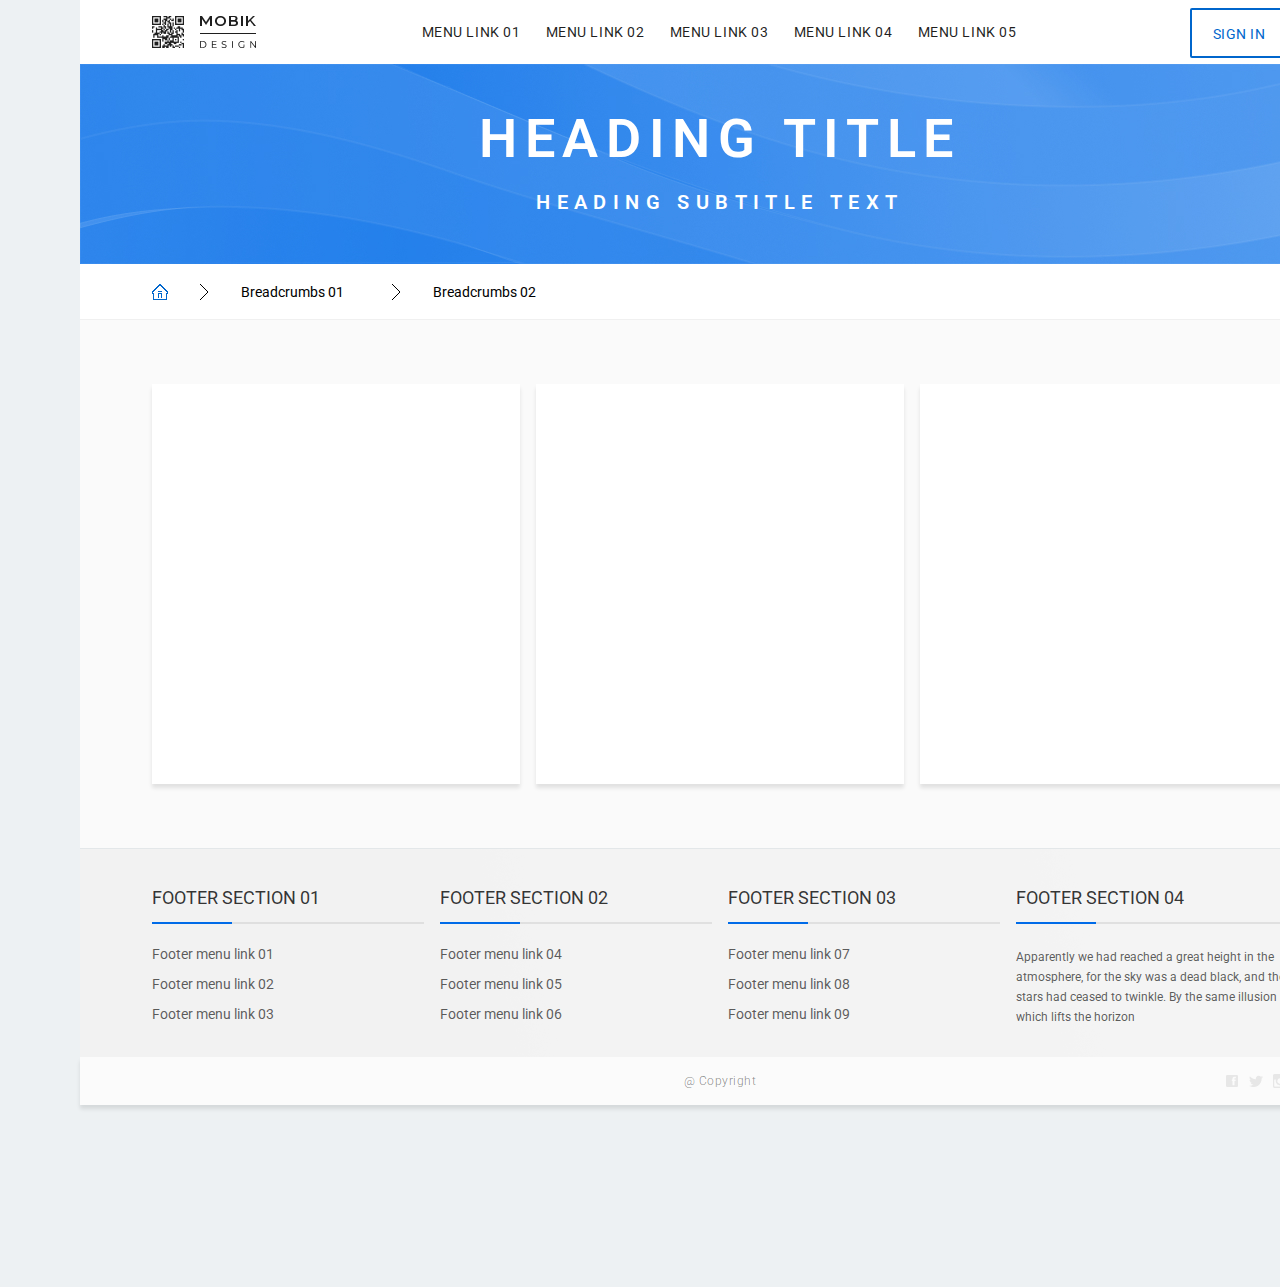
<file: hw 4/index.html>
<!DOCTYPE html>
<html lang="en">

<head>
    <meta charset="UTF-8">
    <meta http-equiv="X-UA-Compatible" content="IE=edge">
    <meta name="viewport" content="width=device-width, initial-scale=1.0">
    <title>Figma</title>
    <link rel="stylesheet" href="./styles/reset.css">
    <link rel="stylesheet" href="./styles/style.css">
    <link rel="preconnect" href="https://fonts.googleapis.com">
    <link rel="preconnect" href="https://fonts.googleapis.com">
    <link href="https://fonts.googleapis.com/css2?family=Roboto&display=swap" rel="stylesheet">
</head>

<body>
    <div class="wrapper">
        <div class="header">
            <div class="navbar">
                <a href="#" class="logo"><img src="./images/Logo.png" alt="logo" ></a>
                <div class="button">
                    <a href="#">Sign In</a>
                </div>
                <ul>
                    <li><a href="#">Menu Link 01</a></li>
                    <li><a href="#">Menu Link 02</a></li>
                    <li><a href="#">Menu Link 03</a></li>
                    <li><a href="#">Menu Link 04</a></li>
                    <li><a href="#">Menu Link 05</a></li>
                </ul>

            </div>
            <div class="main-img">
                <div class="headerTextTop">Heading Title</div>
                <div class="headerTextBottom">Heading Subtitle Text</div>
            </div>

        </div>
        <div class="breadcrumbs">
            
            <a href="#" class="breadcrumbSecond">Breadcrumbs 02</a>
            <a href="#" class="breadcrumbFirst">Breadcrumbs 01</a>           
            <div class="arrowFirst">
            </div><div class="arrowSecond"></div>
            
            
            
            <a href="#" class="home"><img src="./images/Home.png"></a>     
            <div class="deviderFirst"></div>
        </div>
        <div class="container">
            <div class="contentLeft"></div>
            <div class="contentMiddle"></div>
            <div class="contentBottom"></div>
        </div>
        <div class="deviderSecond"></div>
        <div class="footer">
            <div class="footerSectionFirst">
                <ul>
                    <li class="footerTopText">Footer Section 01</li>
                    <li>
                        <div class="mainUnderline">
                            <div class="innerUnderline"></div>
                        </div>
                    </li>
                    <li><a href="#" class="footerBottomText">Footer menu link 01</a></li>
                    <li><a href="#" class="footerBottomText">Footer menu link 02</a></li>
                    <li><a href="#" class="footerBottomText">Footer menu link 03</a></li>
                </ul>
            </div>
            <div class="footerSectionSecond">
                <ul>
                    <li class="footerTopText">Footer Section 02</li>
                    <div class="mainUnderline">
                        <div class="innerUnderline"></div>
                    </div>
                    <li><a href="#" class="footerBottomText">Footer menu link 04</a></li>
                    <li><a href="#" class="footerBottomText">Footer menu link 05</a></li>
                    <li><a href="#" class="footerBottomText">Footer menu link 06</a></li>
                </ul>
            </div>
            <div class="footerSectionThird">
                <ul>
                    <li class="footerTopText">Footer Section 03</li>
                    <div class="mainUnderline">
                        <div class="innerUnderline"></div>
                    </div>
                    <li><a href="#" class="footerBottomText">Footer menu link 07</a></li>
                    <li><a href="#" class="footerBottomText">Footer menu link 08</a></li>
                    <li><a href="#" class="footerBottomText">Footer menu link 09</a></li>
                </ul>
            </div>
            <div class="footerSectionForth">
                <ul>
                    <li class="footerTopText">Footer Section 04</li>
                    <div class="mainUnderline">
                        <div class="innerUnderline"></div>
                    </div>
                    <li class="textSectionForth">Apparently we had reached a great height in the atmosphere, for the sky was
                        a dead black, and the stars had ceased to twinkle.
                        By the same illusion which lifts the horizon</li>
                    </ul>
            </div>
            <div class="bottomSide">
                <div class="copyright">@ Copyright</div>
                <a href="#" class="facebook"><img src="./images/Facebook.png"></a>
                <a href="#" class="twitter"><img src="./images/Twitter.png"></a>
                <a href="#" class="instagram"><img src="./images/Instagram.png"></a>
            </div>
        </div>
    </div>
</body>

</html>
</file>
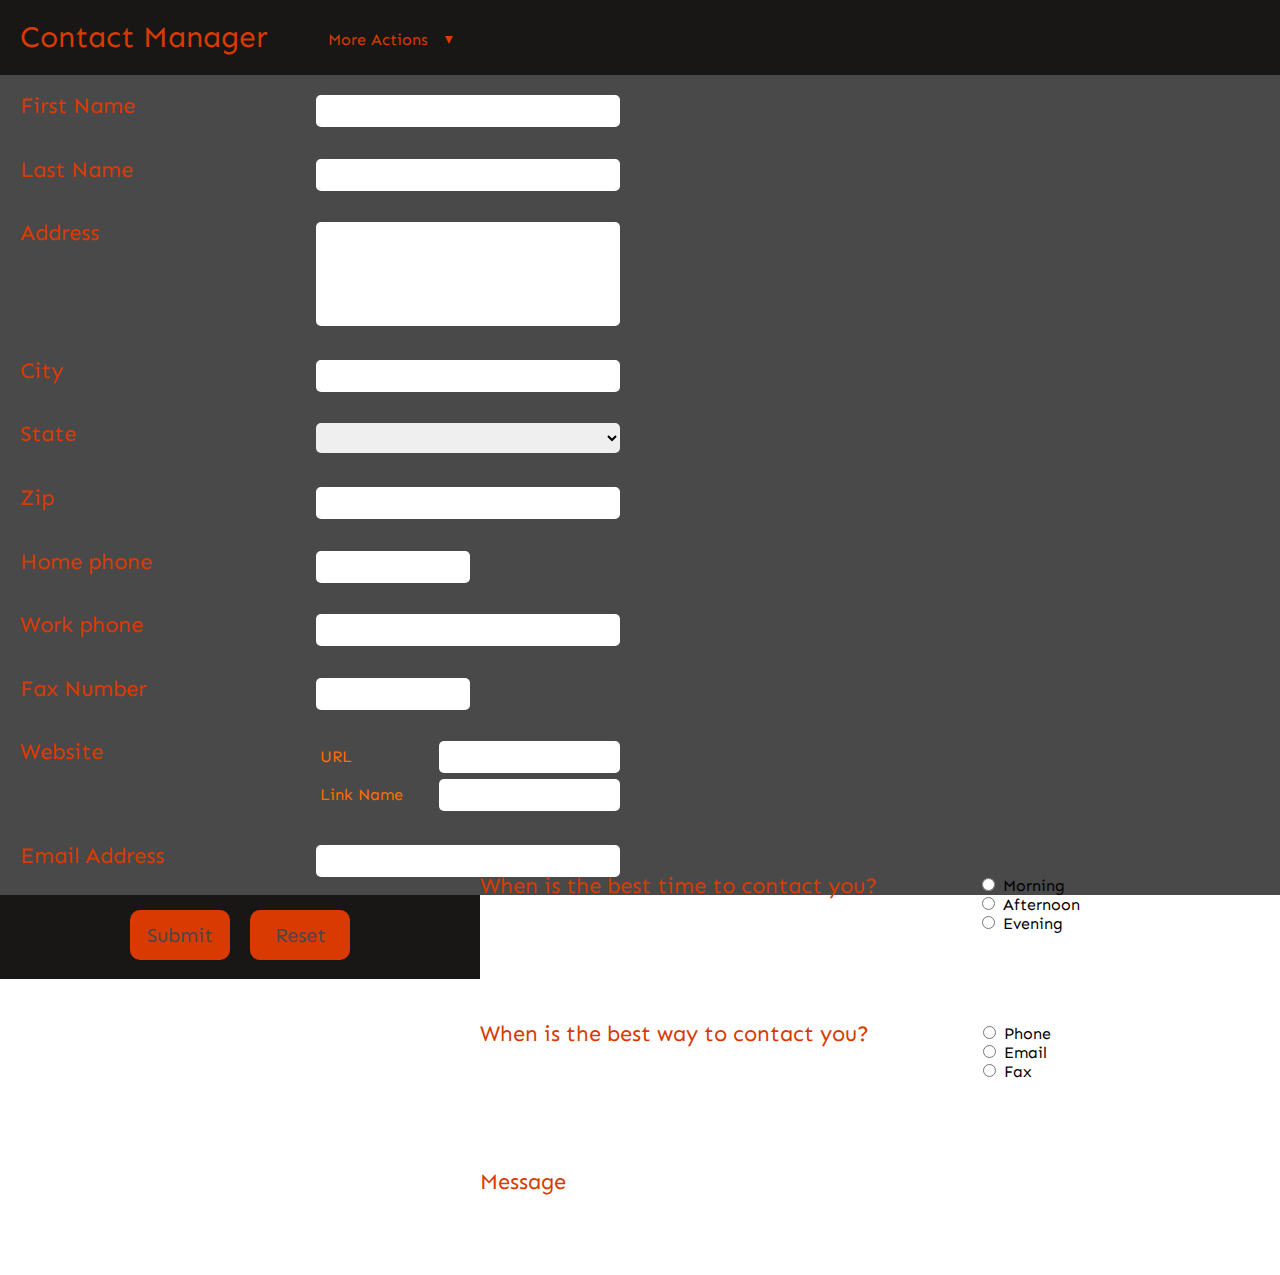
<file: hw input/index.html>
<!DOCTYPE html>
<html lang="en">

<head>
    <meta charset="UTF-8">
    <meta http-equiv="X-UA-Compatible" content="IE=edge">
    <meta name="viewport" content="width=device-width, initial-scale=1.0">
    <title>Document</title>
    <link rel="preconnect" href="https://fonts.googleapis.com">
    <link rel="preconnect" href="https://fonts.gstatic.com" crossorigin>
    <link href="https://fonts.googleapis.com/css2?family=Sen:wght@700&display=swap" rel="stylesheet">
    <link rel="stylesheet" href="./styles/reset.css">
    <link rel="stylesheet" href="./styles/style.css">
</head>

<body>
    <form>
        <div class="header">
            <a href="#">Contact Manager</a>
            <div class="actions">
                <select>
                    <option selected="true" disabled="disabled">More Actions</option>
                    <option>Action 1</option>
                    <option>Action 2</option>
                    <option>Action 3</option>
                </select>
            </div>
        </div>
        <div class="main">
            <div class="mainLeft">
                <div class="mainItem">
                    <label for="firstName" class="mainLabel">
                        <span class="mainSpan">First Name</span>
                        <input class="mainInput" id="firstName" type="text">
                    </label>
                </div>
                <div class="mainItem">
                    <label for="lastName" class="mainLabel">
                        <span class="mainSpan">Last Name</span>
                        <input class="mainInput" id="lastName" type="text">
                    </label>
                </div>
                <div class="mainItemComment">
                    <label for="address" class="mainLabel">
                        <span class="mainSpan">Address</span>
                        <textarea name="" id="address" class="mainTextarea"></textarea>
                    </label>
                </div>
                <div class="mainItem">
                    <label for="city" class="mainLabel">
                        <span class="mainSpan">City</span>
                        <input class="mainInput" id="city" type="text">
                    </label>
                </div>
                <div class="mainItem">
                    <label for="state" class="mainLabel">
                        <span class="mainSpan">State</span>
                        <select class="mainSelect">
                            <option selected="true" disabled="disabled"></option>
                            <option>State 1</option>
                            <option>State 2</option>
                            <option>State 3</option>
                        </select>
                    </label>
                </div>
                <div class="mainItem">
                    <label for="zip" class="mainLabel">
                        <span class="mainSpan">Zip</span>
                        <input class="mainInput" id="zip" type="text">
                    </label>
                </div>
                <div class="mainItem">
                    <label for="homePhone" class="mainLabel">
                        <span class="mainSpan">Home phone</span>
                        <input class="mainInputHomePhone" id="homePhone" type="text">
                    </label>
                </div>
                <div class="mainItem">
                    <label for="workPhone" class="mainLabel">
                        <span class="mainSpan">Work phone</span>
                        <input class="mainInput" id="workPhone" type="text">
                    </label>
                </div>
                <div class="mainItem">
                    <label for="faxNumber" class="mainLabel">
                        <span class="mainSpan">Fax Number</span>
                        <input class="mainInputFaxNumber" id="faxNumber" type="text">
                    </label>
                </div>
                <div class="mainItemWebsite">
                    <label class="mainLabel">
                        <span class="mainSpan">Website</span>
                        <div class="innerItemWebsite">
                            <label for="innerItemWebsiteFisrtLabel" class="innerItemWebsiteLabel">
                                <span class="innerItemWebsiteSpan">URL</span>
                                <input type="text" id="innerItemWebsiteFisrtLabel" class="innerItemWebsiteInput">
                            </label>
                            <label for="innerItemWebsiteSecondLabel" class="innerItemWebsiteLabel">
                                <span class="innerItemWebsiteSpan">Link Name</span>
                                <input type="text" id="innerItemWebsiteSecondLabel" class="innerItemWebsiteInput">
                            </label>
                        </div>
                    </label>
                </div>
                <div class="mainItem">
                    <label for="email" class="mainLabel">
                        <span class="mainSpan">Email Address</span>
                        <input class="mainInput" id="email" type="text">
                    </label>
                </div>
            </div>
            <div class="mainRight">
                <div>
                    <label class="mainLabel">
                        <span class="mainSpan">When is the best time to contact you?</span>
                        <div class="contactTime">
                            <div>
                                <input type="radio" id="contacntTimeMorning">
                                <label for="contacntTimeMorning">Morning</label>
                            </div>
                            <div>
                                <input type="radio" id="contacntTimeAfternoon">
                                <label for="contacntTimeAfternoon">Afternoon</label>
                            </div>
                            <div>
                                <input type="radio" id="contacntTimeEvening">
                                <label for="contacntTimeEvening">Evening</label>
                            </div>
                        </div>
                    </label>
                </div>
                <div>
                    <label class="mainLabel">
                        <span class="mainSpan">When is the best way to contact you?</span>
                        <div class="contactWay">
                            <div>
                                <input type="radio" id="contacntWayPhone">
                                <label for="contacntWayPhone">Phone</label>
                            </div>
                            <div>
                                <input type="radio" id="contacntWayEmail">
                                <label for="contacntWayEmail">Email</label>
                            </div>
                            <div>
                                <input type="radio" id="contacntWayFax">
                                <label for="contacntWayFax">Fax</label>
                            </div>
                        </div>
                    </label>
                </div>
                <div class="mainItemComment">
                    <label for="message" class="mainLabel">
                        <span class="mainSpan">Message</span>
                        <textarea name="" id="message" class="mainTextarea"></textarea>
                    </label>
                </div>
            </div>
        </div>
        <div class="footer">
            <input type="submit" class="btn btnSubmite" value="Submit">
            <input type="reset"class="btn" value="Reset">
        </div>
    </form>
</body>

</html>
</file>
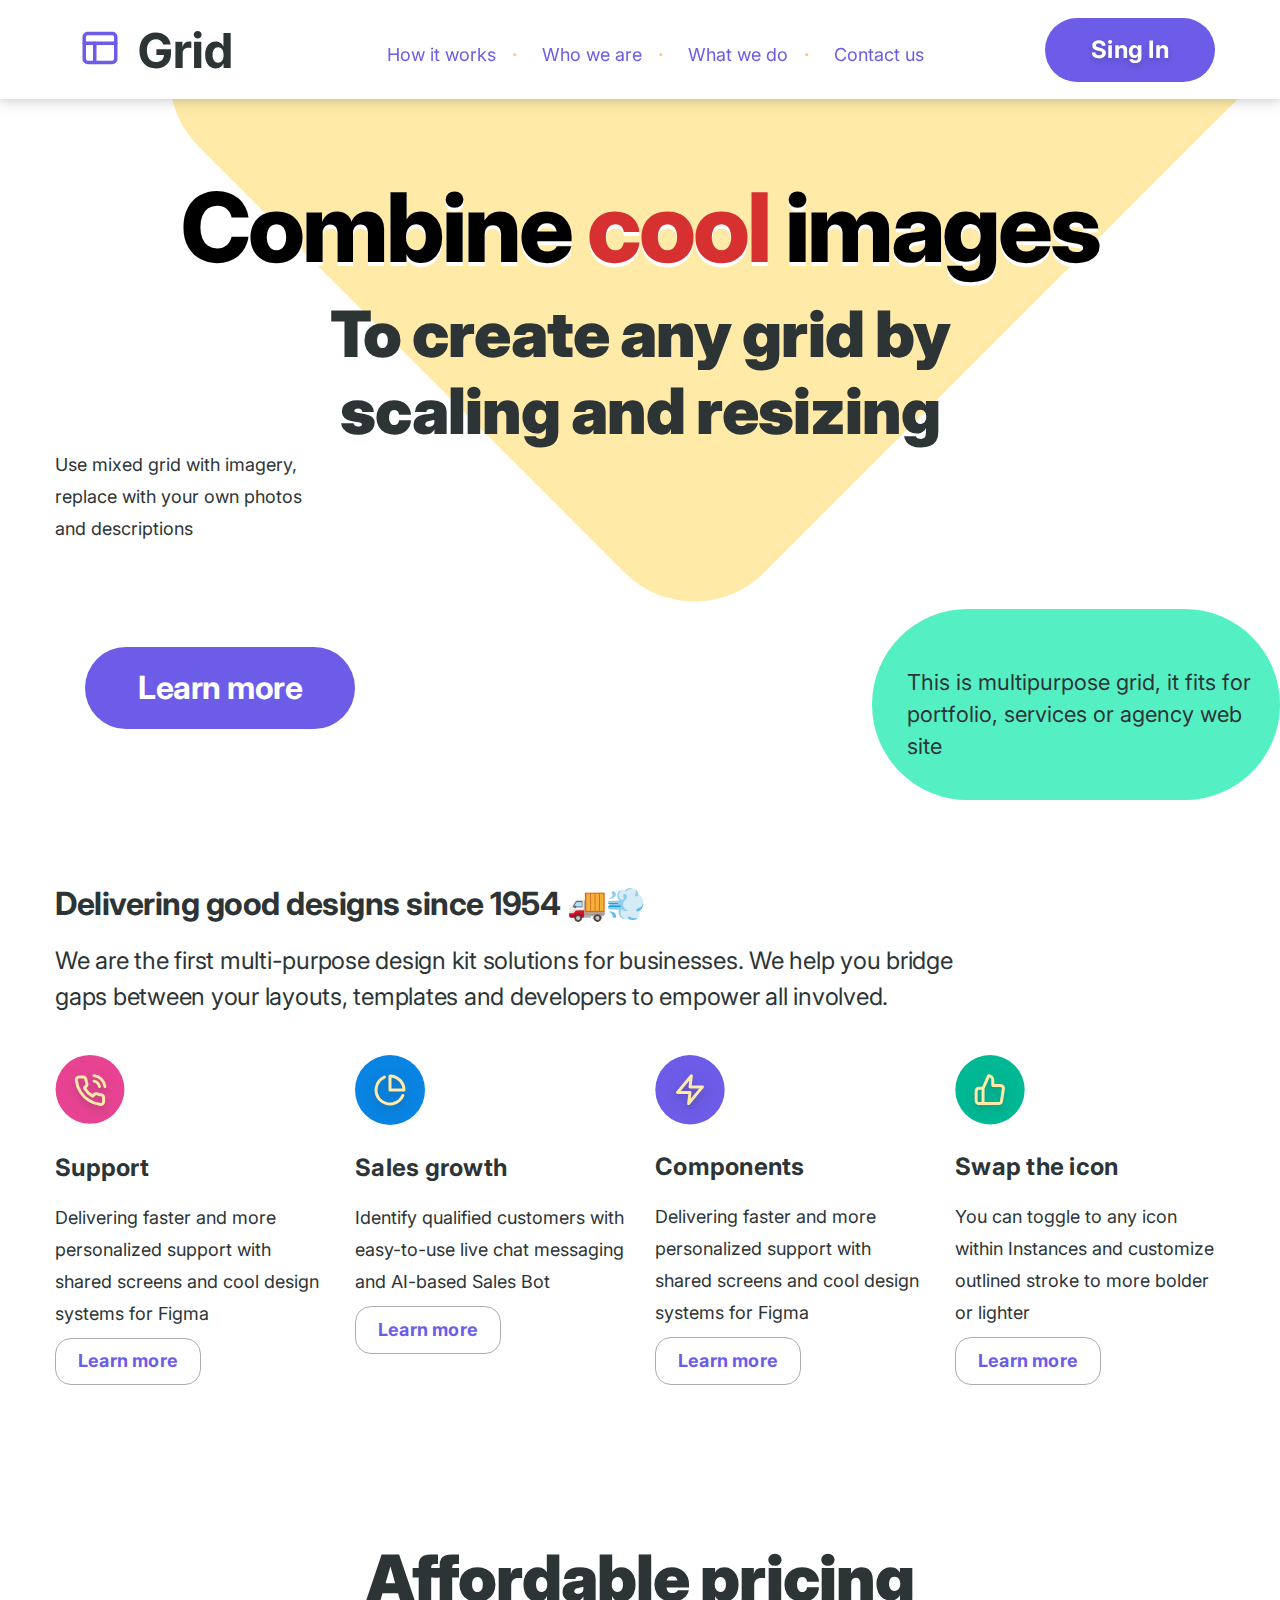
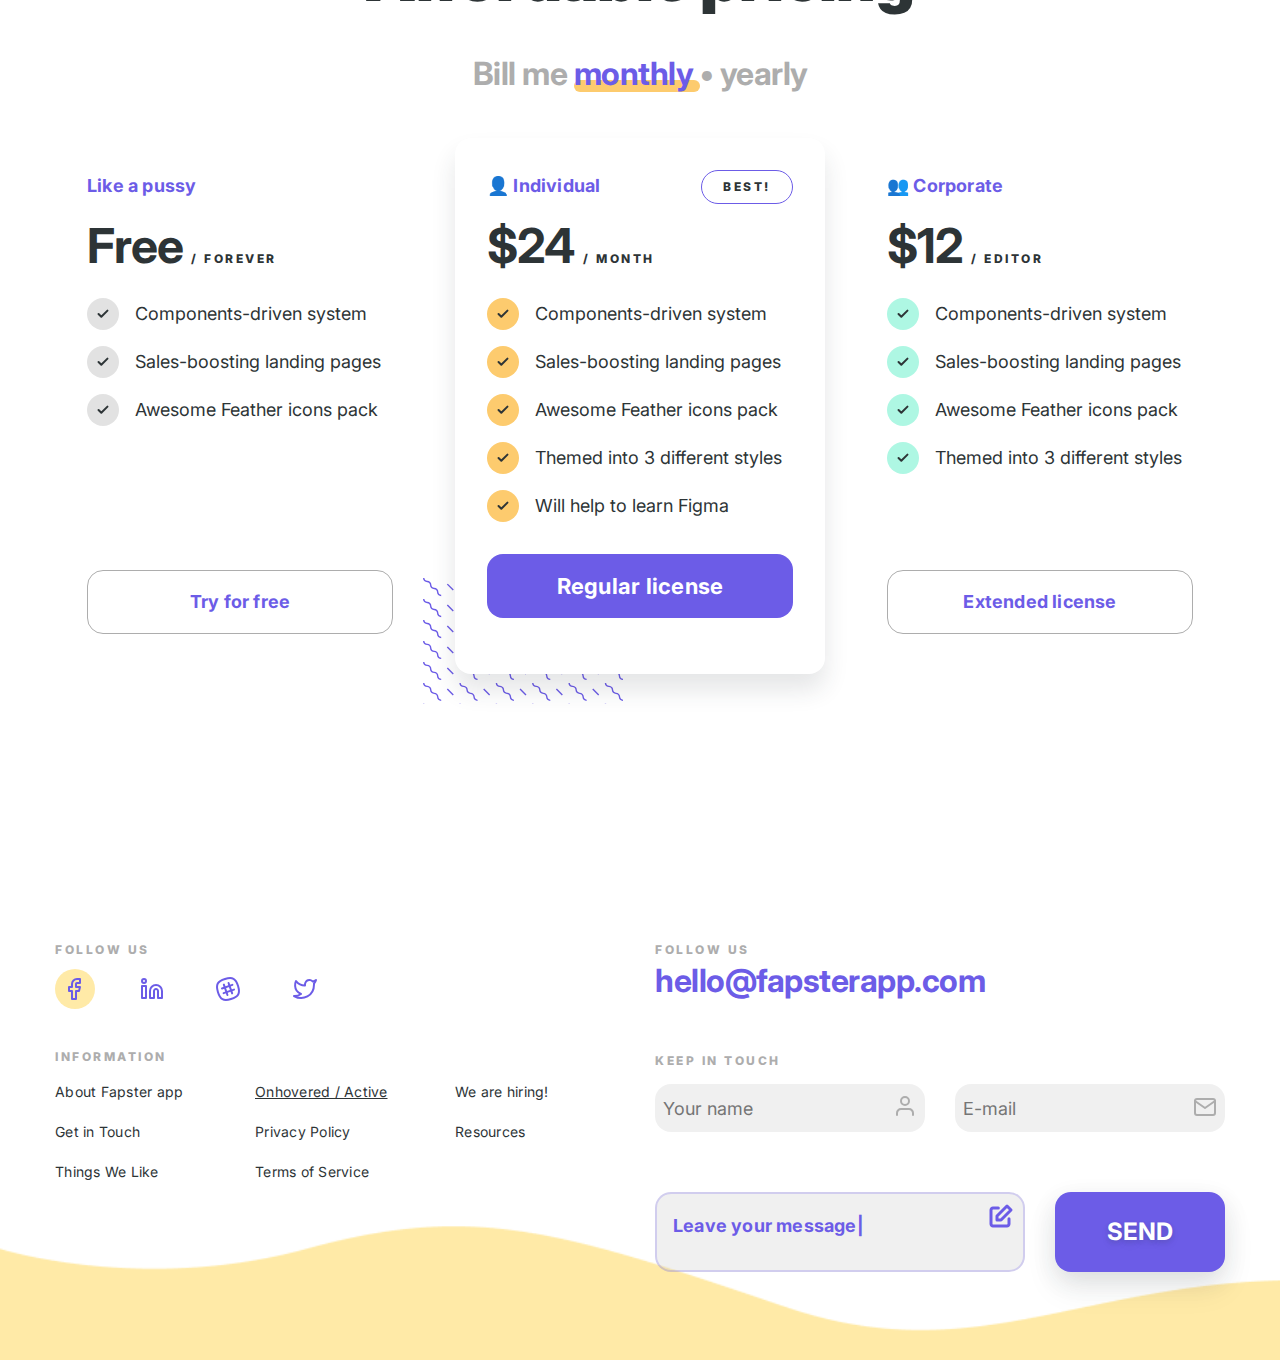
<file: hw7/index.html>
<!DOCTYPE html>
<html lang="en">

<head>
    <meta charset="UTF-8">
    <meta http-equiv="X-UA-Compatible" content="IE=edge">
    <meta name="viewport" content="width=device-width, initial-scale=1.0">
    <link rel="preconnect" href="https://fonts.googleapis.com">
    <link rel="preconnect" href="https://fonts.gstatic.com" crossorigin>
    <link
        href="https://fonts.googleapis.com/css2?family=Inter:wght@300;400;500;700;800;900&family=Ramaraja&display=swap"
        rel="stylesheet">
    <link rel="stylesheet" href="./styles/style.css">
    <link rel="stylesheet" href="./styles/media.css">
    <title>Homework 7</title>
</head>

<body>
    <div class="header">
        <div class="wrapper">
            <div class="inner-header">
                <a href="#">
                    <svg width="200" height="64" viewBox="0 0 200 64" fill="none" xmlns="http://www.w3.org/2000/svg"
                        class="logo">
                        <path
                            d="M98.1818 28.375H105.682C104.727 21.4716 98.642 16.6136 90.75 16.6136C81.5284 16.6136 74.4205 23.2614 74.4205 34.5795C74.4205 45.625 81.0682 52.4773 90.9034 52.4773C99.7159 52.4773 106.006 46.9034 106.006 37.7159V33.3182H91.3977V38.875H98.8977C98.7955 43.2045 95.8466 45.9489 90.9375 45.9489C85.3977 45.9489 81.9034 41.8068 81.9034 34.5114C81.9034 27.25 85.5341 23.142 90.8693 23.142C94.6705 23.142 97.2443 25.1023 98.1818 28.375ZM110.413 52H117.675V37.1875C117.675 33.9659 120.027 31.75 123.232 31.75C124.237 31.75 125.618 31.9205 126.3 32.142V25.6989C125.652 25.5455 124.749 25.4432 124.016 25.4432C121.084 25.4432 118.68 27.1477 117.726 30.3864H117.453V25.8182H110.413V52ZM129.054 52H136.315V25.8182H129.054V52ZM132.702 22.4432C134.866 22.4432 136.639 20.7898 136.639 18.7614C136.639 16.75 134.866 15.0966 132.702 15.0966C130.554 15.0966 128.781 16.75 128.781 18.7614C128.781 20.7898 130.554 22.4432 132.702 22.4432ZM150.78 52.4261C155.007 52.4261 157.206 49.9886 158.212 47.8068H158.518V52H165.678V17.0909H158.433V30.2159H158.212C157.24 28.0852 155.143 25.4773 150.763 25.4773C145.018 25.4773 140.161 29.9432 140.161 38.9432C140.161 47.7045 144.814 52.4261 150.78 52.4261ZM153.081 46.6477C149.518 46.6477 147.575 43.4773 147.575 38.9091C147.575 34.375 149.484 31.2557 153.081 31.2557C156.609 31.2557 158.587 34.2386 158.587 38.9091C158.587 43.5795 156.575 46.6477 153.081 46.6477Z"
                            fill="#2D3436" />
                        <path
                            d="M47.25 17.6H22.75C20.817 17.6 19.25 19.0327 19.25 20.8V43.2C19.25 44.9673 20.817 46.4 22.75 46.4H47.25C49.183 46.4 50.75 44.9673 50.75 43.2V20.8C50.75 19.0327 49.183 17.6 47.25 17.6Z"
                            stroke="#6C5CE7" stroke-width="3.5" stroke-linecap="round" stroke-linejoin="round" />
                        <path d="M19.25 27.2H50.75" stroke="#6C5CE7" stroke-width="3.5" stroke-linecap="round"
                            stroke-linejoin="round" />
                        <path d="M29.75 46.4V27.2" stroke="#6C5CE7" stroke-width="3.5" stroke-linecap="round"
                            stroke-linejoin="round" />
                    </svg>
                    <svg class="logo-mobile" width="40" height="40" viewBox="0 0 40 40" fill="none"
                        xmlns="http://www.w3.org/2000/svg">
                        <path d="M11 20H29" stroke="#5C5C5C" stroke-width="4" stroke-linecap="round"
                            stroke-linejoin="round" />
                        <path d="M11 14H29" stroke="#5C5C5C" stroke-width="4" stroke-linecap="round"
                            stroke-linejoin="round" />
                        <path d="M11 26H29" stroke="#5C5C5C" stroke-width="4" stroke-linecap="round"
                            stroke-linejoin="round" />
                    </svg>
                    <span class="text-logo">Grid</span>
                </a>
                <ul class="nav-menu">
                    <li><a href="#">How it works</a></li>
                    <li><a href="#">Who we are</a></li>
                    <li><a href="#">What we do</a></li>
                    <li><a href="#">Contact us</a></li>
                </ul>
                <button class="btn sign-in">Sing In</button>
            </div>
        </div>
    </div>
    <div class="firstBlock">
        <div class="bgItem"></div>
        <img src="./images/bg-mobile.png" alt="" class="mobile-bg">
        <div class="rectangle"></div>
        <div class="bottomItem">
            <span>This is multipurpose grid, it fits for portfolio, services or agency web site</span>
        </div>
        <div class="wrapper">
            <div class="inner-firstBlock">
                <span class="firstBlockMain_mobileUpperText">Combine</span>
                <span class="firstBlockMain_mobileBottomText"><span>Cool</span> images</span>
                <span class="firstBlockMainText">Combine <span>cool</span> images</span>
                <span class="firstBlockInnerText">To create any grid by <br> scaling and resizing</span>
                <div class="arrowButton">
                    <svg width="46" height="46" viewBox="0 0 46 46" fill="none" xmlns="http://www.w3.org/2000/svg">
                        <path d="M23 15.16L23 30.84" stroke="#6C5CE7" stroke-width="4" stroke-linecap="round"
                            stroke-linejoin="round" />
                        <path d="M30.84 23L23 30.84L15.16 23" stroke="#6C5CE7" stroke-width="4" stroke-linecap="round"
                            stroke-linejoin="round" />
                    </svg>
                </div>
                <button class="btnMobile learn-more">Learn more</button>
                <div class="firstBlockBottomSection">
                    <span>Use mixed grid with imagery, replace with your own photos and descriptions</span>
                    <button class="btn learn-more">Learn more</button>
                </div>
            </div>
        </div>
    </div>
    <div class="secondBlock">
        <div class="wrapper">
            <div class="inner-secondBlock">
                <div class="secondBlockMainText">
                    <span class="secondBlockMainTextFirstSpan">Delivering good designs since 1954 🚚💨</span>
                    <span class="secondBlockMainTextFirstSpan_mobile">Delivering good designs <span>since
                            1954</span></span>
                    <span class="secondBlockMainTextSecondSpan">We are the first multi-purpose design kit solutions for
                        businesses. We help you bridge<br>
                        gaps between your layouts, templates and developers to empower all involved.</span>
                    <span class="secondBlockMainTextSecondSpan_mobile">We are the first multi-purpose design kit
                        solutions for
                        businesses. We help you bridge
                        gaps between your layouts, templates and developers to empower all involved.</span>
                </div>
                <div class="inner-secondSections">
                    <div class="inner-secondBlockSection">
                        <svg width="70" height="72" viewBox="0 0 70 72" fill="none" xmlns="http://www.w3.org/2000/svg"
                            class="desktop-icon">
                            <rect width="70" height="70" rx="35" fill="#E84393" />
                            <g filter="url(#filter0_dd_36_13)">
                                <path
                                    d="M39.1134 26.6C40.4808 26.8668 41.7375 27.5356 42.7227 28.5207C43.7078 29.5059 44.3766 30.7626 44.6434 32.13M39.1134 21C41.9543 21.3156 44.6036 22.5878 46.6261 24.6078C48.6486 26.6278 49.9242 29.2754 50.2434 32.116M48.8434 43.288V47.488C48.8449 47.8779 48.7651 48.2638 48.6089 48.6211C48.4527 48.9783 48.2236 49.299 47.9363 49.5626C47.649 49.8262 47.3098 50.0269 46.9404 50.1518C46.5711 50.2767 46.1797 50.3231 45.7914 50.288C41.4833 49.8199 37.3452 48.3478 33.7094 45.99C30.3267 43.8405 27.4588 40.9726 25.3094 37.59C22.9433 33.9377 21.4709 29.7794 21.0114 25.452C20.9764 25.0649 21.0224 24.6747 21.1465 24.3063C21.2705 23.9379 21.47 23.5994 21.732 23.3123C21.9941 23.0252 22.3131 22.7958 22.6687 22.6387C23.0243 22.4817 23.4086 22.4004 23.7974 22.4H27.9974C28.6768 22.3933 29.3355 22.6339 29.8506 23.0769C30.3658 23.52 30.7023 24.1352 30.7974 24.808C30.9746 26.1521 31.3034 27.4718 31.7774 28.742C31.9657 29.2431 32.0065 29.7877 31.8948 30.3112C31.7832 30.8348 31.5238 31.3154 31.1474 31.696L29.3694 33.474C31.3623 36.979 34.2644 39.881 37.7694 41.874L39.5474 40.096C39.928 39.7196 40.4086 39.4602 40.9321 39.3485C41.4557 39.2369 42.0003 39.2776 42.5014 39.466C43.7715 39.94 45.0913 40.2687 46.4354 40.446C47.1154 40.5419 47.7365 40.8845 48.1805 41.4085C48.6245 41.9325 48.8604 42.6014 48.8434 43.288Z"
                                    stroke="#FFEAA7" stroke-width="3" stroke-linecap="round" stroke-linejoin="round" />
                            </g>
                            <defs>
                                <filter id="filter0_dd_36_13" x="-9" y="-5" width="88" height="88"
                                    filterUnits="userSpaceOnUse" color-interpolation-filters="sRGB">
                                    <feFlood flood-opacity="0" result="BackgroundImageFix" />
                                    <feColorMatrix in="SourceAlpha" type="matrix"
                                        values="0 0 0 0 0 0 0 0 0 0 0 0 0 0 0 0 0 0 127 0" result="hardAlpha" />
                                    <feOffset dy="4" />
                                    <feGaussianBlur stdDeviation="8" />
                                    <feColorMatrix type="matrix"
                                        values="0 0 0 0 0.14902 0 0 0 0 0.196078 0 0 0 0 0.219608 0 0 0 0.08 0" />
                                    <feBlend mode="multiply" in2="BackgroundImageFix"
                                        result="effect1_dropShadow_36_13" />
                                    <feColorMatrix in="SourceAlpha" type="matrix"
                                        values="0 0 0 0 0 0 0 0 0 0 0 0 0 0 0 0 0 0 127 0" result="hardAlpha" />
                                    <feOffset dy="4" />
                                    <feGaussianBlur stdDeviation="3" />
                                    <feColorMatrix type="matrix"
                                        values="0 0 0 0 0.14902 0 0 0 0 0.196078 0 0 0 0 0.219608 0 0 0 0.16 0" />
                                    <feBlend mode="multiply" in2="effect1_dropShadow_36_13"
                                        result="effect2_dropShadow_36_13" />
                                    <feBlend mode="normal" in="SourceGraphic" in2="effect2_dropShadow_36_13"
                                        result="shape" />
                                </filter>
                            </defs>
                        </svg>
                        <svg width="53" height="53" viewBox="0 0 53 53" fill="none" xmlns="http://www.w3.org/2000/svg"
                            class="mobile-icon">
                            <rect width="53" height="53" rx="12" fill="#FF7675" />
                            <path
                                d="M21 36.75H17.85C17.293 36.75 16.7589 36.5287 16.3651 36.1349C15.9712 35.7411 15.75 35.207 15.75 34.65V27.3C15.75 26.743 15.9712 26.2089 16.3651 25.8151C16.7589 25.4212 17.293 25.2 17.85 25.2H21M28.35 23.1V18.9C28.35 18.0646 28.0181 17.2634 27.4274 16.6726C26.8366 16.0819 26.0354 15.75 25.2 15.75L21 25.2V36.75H32.844C33.3504 36.7557 33.8419 36.5782 34.2278 36.2502C34.6137 35.9222 34.8681 35.4657 34.944 34.965L36.393 25.515C36.4387 25.214 36.4184 24.9067 36.3335 24.6144C36.2486 24.322 36.1012 24.0516 35.9015 23.8219C35.7017 23.5922 35.4544 23.4086 35.1766 23.284C34.8989 23.1593 34.5974 23.0966 34.293 23.1H28.35Z"
                                stroke="white" stroke-width="2.25" stroke-linecap="round" stroke-linejoin="round" />
                        </svg>
                        <span class="inner-secondBlockSectionMainSpan">Support</span>
                        <span class="inner-secondBlockSectionInnerSpan">Delivering faster and more personalized support
                            with shared screens and cool design systems for Figma</span>
                        <span class="inner-secondBlockSectionMainSpan_mobile">Swap the icon</span>
                        <span class="inner-secondBlockSectionInnerSpan_mobile">You can toggle to any icon within
                            Instances and customize outlined stroke to more bolder or lighter</span>
                        <button class="btn learn-moreSecondBlock">Learn more</button>
                    </div>
                    <div class="inner-secondBlockSection">
                        <svg width="70" height="71" viewBox="0 0 70 71" fill="none" xmlns="http://www.w3.org/2000/svg"
                            class="desktop-icon">
                            <rect width="70" height="70" rx="35" fill="#0984E3" />
                            <g filter="url(#filter0_dd_36_14)">
                                <path
                                    d="M47.8946 40.446C47.0039 42.5523 45.6109 44.4083 43.8372 45.8518C42.0635 47.2953 39.9632 48.2824 37.72 48.7267C35.4767 49.171 33.1588 49.059 30.9688 48.4005C28.7788 47.742 26.7834 46.5571 25.1572 44.9493C23.5309 43.3415 22.3233 41.3598 21.6399 39.1775C20.9564 36.9952 20.818 34.6787 21.2366 32.4305C21.6553 30.1823 22.6183 28.0709 24.0414 26.2808C25.4646 24.4908 27.3046 23.0766 29.4006 22.162"
                                    stroke="#FFEAA7" stroke-width="3" stroke-linecap="round" stroke-linejoin="round" />
                                <path
                                    d="M49.0006 35C49.0006 33.1615 48.6385 31.341 47.9349 29.6424C47.2314 27.9439 46.2001 26.4005 44.9001 25.1005C43.6001 23.8005 42.0567 22.7693 40.3582 22.0657C38.6596 21.3621 36.8391 21 35.0006 21V35H49.0006Z"
                                    stroke="#FFEAA7" stroke-width="3" stroke-linecap="round" stroke-linejoin="round" />
                            </g>
                            <defs>
                                <filter id="filter0_dd_36_14" x="-9" y="-5" width="88" height="88"
                                    filterUnits="userSpaceOnUse" color-interpolation-filters="sRGB">
                                    <feFlood flood-opacity="0" result="BackgroundImageFix" />
                                    <feColorMatrix in="SourceAlpha" type="matrix"
                                        values="0 0 0 0 0 0 0 0 0 0 0 0 0 0 0 0 0 0 127 0" result="hardAlpha" />
                                    <feOffset dy="4" />
                                    <feGaussianBlur stdDeviation="8" />
                                    <feColorMatrix type="matrix"
                                        values="0 0 0 0 0.14902 0 0 0 0 0.196078 0 0 0 0 0.219608 0 0 0 0.08 0" />
                                    <feBlend mode="multiply" in2="BackgroundImageFix"
                                        result="effect1_dropShadow_36_14" />
                                    <feColorMatrix in="SourceAlpha" type="matrix"
                                        values="0 0 0 0 0 0 0 0 0 0 0 0 0 0 0 0 0 0 127 0" result="hardAlpha" />
                                    <feOffset dy="4" />
                                    <feGaussianBlur stdDeviation="3" />
                                    <feColorMatrix type="matrix"
                                        values="0 0 0 0 0.14902 0 0 0 0 0.196078 0 0 0 0 0.219608 0 0 0 0.16 0" />
                                    <feBlend mode="multiply" in2="effect1_dropShadow_36_14"
                                        result="effect2_dropShadow_36_14" />
                                    <feBlend mode="normal" in="SourceGraphic" in2="effect2_dropShadow_36_14"
                                        result="shape" />
                                </filter>
                            </defs>
                        </svg>
                        <svg width="53" height="53" viewBox="0 0 53 53" fill="none" xmlns="http://www.w3.org/2000/svg"
                            class="mobile-icon">
                            <rect width="53" height="53" rx="12" fill="#00B894" />
                            <path d="M26.6805 20.7375L27.3 15.75L24.7485 18.816" stroke="white" stroke-width="2"
                                stroke-linecap="round" stroke-linejoin="round" />
                            <path d="M33.1485 27.2055L35.7 24.15H30.093" stroke="white" stroke-width="2"
                                stroke-linecap="round" stroke-linejoin="round" />
                            <path d="M22.05 22.05L16.8 28.35H26.25L25.2 36.75L30.45 30.45" stroke="white"
                                stroke-width="2" stroke-linecap="round" stroke-linejoin="round" />
                            <path d="M14.7 14.7L37.8 37.8" stroke="white" stroke-width="2" stroke-linecap="round"
                                stroke-linejoin="round" />
                        </svg>
                        <span class="inner-secondBlockSectionMainSpan">Sales growth</span>
                        <span class="inner-secondBlockSectionInnerSpan">Identify qualified customers with easy-to-use
                            live chat messaging and AI-based Sales Bot</span>
                        <span class="inner-secondBlockSectionMainSpan_mobile">Detach if need</span>
                        <span class="inner-secondBlockSectionInnerSpan_mobile">Detaching the block instance will help
                            you to control the indents and font styles more precisely</span>
                        <button class="btn learn-moreSecondBlock">Learn more</button>
                    </div>
                    <div class="inner-secondBlockSection">
                        <svg width="70" height="71" viewBox="0 0 70 71" fill="none" xmlns="http://www.w3.org/2000/svg"
                            class="desktop-icon">
                            <rect width="70" height="70" rx="35" fill="#6C5CE7" />
                            <g filter="url(#filter0_dd_36_15)">
                                <path d="M36.4 21L22.4 37.8H35L33.6 49L47.6 32.2H35L36.4 21Z" stroke="#FFEAA7"
                                    stroke-width="3" stroke-linecap="round" stroke-linejoin="round" />
                            </g>
                            <defs>
                                <filter id="filter0_dd_36_15" x="-9" y="-5" width="88" height="88"
                                    filterUnits="userSpaceOnUse" color-interpolation-filters="sRGB">
                                    <feFlood flood-opacity="0" result="BackgroundImageFix" />
                                    <feColorMatrix in="SourceAlpha" type="matrix"
                                        values="0 0 0 0 0 0 0 0 0 0 0 0 0 0 0 0 0 0 127 0" result="hardAlpha" />
                                    <feOffset dy="4" />
                                    <feGaussianBlur stdDeviation="8" />
                                    <feColorMatrix type="matrix"
                                        values="0 0 0 0 0.14902 0 0 0 0 0.196078 0 0 0 0 0.219608 0 0 0 0.08 0" />
                                    <feBlend mode="multiply" in2="BackgroundImageFix"
                                        result="effect1_dropShadow_36_15" />
                                    <feColorMatrix in="SourceAlpha" type="matrix"
                                        values="0 0 0 0 0 0 0 0 0 0 0 0 0 0 0 0 0 0 127 0" result="hardAlpha" />
                                    <feOffset dy="4" />
                                    <feGaussianBlur stdDeviation="3" />
                                    <feColorMatrix type="matrix"
                                        values="0 0 0 0 0.14902 0 0 0 0 0.196078 0 0 0 0 0.219608 0 0 0 0.16 0" />
                                    <feBlend mode="multiply" in2="effect1_dropShadow_36_15"
                                        result="effect2_dropShadow_36_15" />
                                    <feBlend mode="normal" in="SourceGraphic" in2="effect2_dropShadow_36_15"
                                        result="shape" />
                                </filter>
                            </defs>
                        </svg>
                        <svg width="53" height="53" viewBox="0 0 53 53" fill="none" xmlns="http://www.w3.org/2000/svg"
                            class="mobile-icon">
                            <rect width="53" height="53" rx="12" fill="#E84393" />
                            <path
                                d="M30.45 22.05C32.1209 22.05 33.7233 22.7137 34.9048 23.8952C36.0862 25.0767 36.75 26.6791 36.75 28.35V35.7H32.55V28.35C32.55 27.793 32.3287 27.2589 31.9349 26.8651C31.5411 26.4712 31.0069 26.25 30.45 26.25C29.893 26.25 29.3589 26.4712 28.9651 26.8651C28.5712 27.2589 28.35 27.793 28.35 28.35V35.7H24.15V28.35C24.15 26.6791 24.8137 25.0767 25.9952 23.8952C27.1767 22.7137 28.7791 22.05 30.45 22.05V22.05Z"
                                stroke="white" stroke-width="2" stroke-linecap="round" stroke-linejoin="round" />
                            <path d="M19.95 23.1H15.75V35.7H19.95V23.1Z" stroke="white" stroke-width="2"
                                stroke-linecap="round" stroke-linejoin="round" />
                            <path
                                d="M17.85 19.95C19.0098 19.95 19.95 19.0098 19.95 17.85C19.95 16.6902 19.0098 15.75 17.85 15.75C16.6902 15.75 15.75 16.6902 15.75 17.85C15.75 19.0098 16.6902 19.95 17.85 19.95Z"
                                stroke="white" stroke-width="2" stroke-linecap="round" stroke-linejoin="round" />
                        </svg>
                        <span class="inner-secondBlockSectionMainSpan">Components</span>
                        <span class="inner-secondBlockSectionInnerSpan">Delivering faster and more personalized support
                            with shared screens and cool design systems for Figma</span>
                        <span class="inner-secondBlockSectionMainSpan_mobile">Toggle icons</span>
                        <span class="inner-secondBlockSectionInnerSpan_mobile">You can toggle to any icon within
                            Instances and customize outlined stroke to more bolder or lighter</span>
                        <button class="btn learn-moreSecondBlock">Learn more</button>
                    </div>
                    <div class="inner-secondBlockSection">
                        <svg width="70" height="71" viewBox="0 0 70 71" fill="none" xmlns="http://www.w3.org/2000/svg"
                            class="desktop-icon">
                            <rect width="70" height="70" rx="35" fill="#00B894" />
                            <g filter="url(#filter0_dd_36_17)">
                                <path
                                    d="M28 49H23.8C23.0574 49 22.3452 48.705 21.8201 48.1799C21.295 47.6548 21 46.9426 21 46.2V36.4C21 35.6574 21.295 34.9452 21.8201 34.4201C22.3452 33.895 23.0574 33.6 23.8 33.6H28M37.8 30.8V25.2C37.8 24.0861 37.3575 23.0178 36.5698 22.2302C35.7822 21.4425 34.7139 21 33.6 21L28 33.6V49H43.792C44.4673 49.0076 45.1225 48.771 45.6371 48.3336C46.1516 47.8962 46.4907 47.2877 46.592 46.62L48.524 34.02C48.5849 33.6187 48.5578 33.209 48.4447 32.8192C48.3315 32.4293 48.1349 32.0688 47.8686 31.7625C47.6023 31.4562 47.2725 31.2115 46.9022 31.0453C46.5319 30.8791 46.1299 30.7954 45.724 30.8H37.8Z"
                                    stroke="#FFEAA7" stroke-width="3" stroke-linecap="round" stroke-linejoin="round" />
                            </g>
                            <defs>
                                <filter id="filter0_dd_36_17" x="-9" y="-5" width="88" height="88"
                                    filterUnits="userSpaceOnUse" color-interpolation-filters="sRGB">
                                    <feFlood flood-opacity="0" result="BackgroundImageFix" />
                                    <feColorMatrix in="SourceAlpha" type="matrix"
                                        values="0 0 0 0 0 0 0 0 0 0 0 0 0 0 0 0 0 0 127 0" result="hardAlpha" />
                                    <feOffset dy="4" />
                                    <feGaussianBlur stdDeviation="8" />
                                    <feColorMatrix type="matrix"
                                        values="0 0 0 0 0.14902 0 0 0 0 0.196078 0 0 0 0 0.219608 0 0 0 0.08 0" />
                                    <feBlend mode="multiply" in2="BackgroundImageFix"
                                        result="effect1_dropShadow_36_17" />
                                    <feColorMatrix in="SourceAlpha" type="matrix"
                                        values="0 0 0 0 0 0 0 0 0 0 0 0 0 0 0 0 0 0 127 0" result="hardAlpha" />
                                    <feOffset dy="4" />
                                    <feGaussianBlur stdDeviation="3" />
                                    <feColorMatrix type="matrix"
                                        values="0 0 0 0 0.14902 0 0 0 0 0.196078 0 0 0 0 0.219608 0 0 0 0.16 0" />
                                    <feBlend mode="multiply" in2="effect1_dropShadow_36_17"
                                        result="effect2_dropShadow_36_17" />
                                    <feBlend mode="normal" in="SourceGraphic" in2="effect2_dropShadow_36_17"
                                        result="shape" />
                                </filter>
                            </defs>
                        </svg>
                        <svg width="53" height="53" viewBox="0 0 53 53" fill="none" xmlns="http://www.w3.org/2000/svg"
                            class="mobile-icon">
                            <rect width="53" height="53" rx="12" fill="#74B9FF" />
                            <path
                                d="M34.65 21H17.85C16.6902 21 15.75 21.9402 15.75 23.1V33.6C15.75 34.7598 16.6902 35.7 17.85 35.7H34.65C35.8098 35.7 36.75 34.7598 36.75 33.6V23.1C36.75 21.9402 35.8098 21 34.65 21Z"
                                stroke="white" stroke-width="2" stroke-linecap="round" stroke-linejoin="round" />
                            <path
                                d="M30.45 35.7V18.9C30.45 18.343 30.2288 17.8089 29.8349 17.4151C29.4411 17.0212 28.907 16.8 28.35 16.8H24.15C23.593 16.8 23.0589 17.0212 22.6651 17.4151C22.2713 17.8089 22.05 18.343 22.05 18.9V35.7"
                                stroke="white" stroke-width="2" stroke-linecap="round" stroke-linejoin="round" />
                        </svg>
                        <span class="inner-secondBlockSectionMainSpan">Swap the icon</span>
                        <span class="inner-secondBlockSectionInnerSpan">You can toggle to any icon within Instances and
                            customize outlined stroke to more bolder or lighter</span>
                        <span class="inner-secondBlockSectionMainSpan_mobile">Replace a title</span>
                        <span class="inner-secondBlockSectionInnerSpan_mobile">Detaching the block instance will help
                            you to control the indents and font styles more precisely</span>
                        <button class="btn learn-moreSecondBlock">Learn more</button>
                    </div>
                </div>
            </div>
        </div>
    </div>
    <div class="thirdBlock">
        <div class="wrapper">
            <div class="inner-thirdBlock">
                <div class="thirdBlockMainText">
                    <span class="thirdBlockMainTextFirstSpan">Affordable pricing</span>
                    <span class="thirdBlockMainTextSecondSpan">Bill me <span>monthly</span> • yearly</span>
                    <span class="thirdBlockMainTextFirstSpan_mobile">Pricing </span>
                    <span class="thirdBlockMainTextSecondSpan_mobile">Bill me monthly • <span>yearly</span></span>
                </div>
                <div class="thirdBlockCardSections">
                    <div class="thirdBlockCardSection">
                        <div class="inner-thirdBlockCardSection">
                            <span class="thirdBlockCardSectionMainSpan">Like a pussy</span>
                            <div class="PriceTermBlock">
                                <span class="thirdBlockCardSectionPriceSpan">Free</span>
                                <span class="thirdBlockCardSectionTermSpan">/ forever</span>
                            </div>
                            <div class="thirdBlockCardSectionListBlock">
                                <div class="thirdBlockCardSectionListItem">
                                    <svg width="32" height="32" viewBox="0 0 32 32" fill="none"
                                        xmlns="http://www.w3.org/2000/svg">
                                        <g filter="url(#filter0_b_1_4116)">
                                            <rect opacity="0.48" width="32" height="32" rx="16" fill="#C2C2C2" />
                                        </g>
                                        <path d="M20.48 12.64L14.32 18.8L11.52 16" stroke="#2D3436" stroke-width="2"
                                            stroke-linecap="round" stroke-linejoin="round" />
                                        <defs>
                                            <filter id="filter0_b_1_4116" x="-48" y="-48" width="128" height="128"
                                                filterUnits="userSpaceOnUse" color-interpolation-filters="sRGB">
                                                <feFlood flood-opacity="0" result="BackgroundImageFix" />
                                                <feGaussianBlur in="BackgroundImage" stdDeviation="24" />
                                                <feComposite in2="SourceAlpha" operator="in"
                                                    result="effect1_backgroundBlur_1_4116" />
                                                <feBlend mode="normal" in="SourceGraphic"
                                                    in2="effect1_backgroundBlur_1_4116" result="shape" />
                                            </filter>
                                        </defs>
                                    </svg>
                                    <span class="thirdBlockCardSectionListSpan">Components-driven system</span>
                                </div>
                                <div class="thirdBlockCardSectionListItem">
                                    <svg width="32" height="32" viewBox="0 0 32 32" fill="none"
                                        xmlns="http://www.w3.org/2000/svg">
                                        <g filter="url(#filter0_b_1_4116)">
                                            <rect opacity="0.48" width="32" height="32" rx="16" fill="#C2C2C2" />
                                        </g>
                                        <path d="M20.48 12.64L14.32 18.8L11.52 16" stroke="#2D3436" stroke-width="2"
                                            stroke-linecap="round" stroke-linejoin="round" />
                                        <defs>
                                            <filter id="filter0_b_1_4116" x="-48" y="-48" width="128" height="128"
                                                filterUnits="userSpaceOnUse" color-interpolation-filters="sRGB">
                                                <feFlood flood-opacity="0" result="BackgroundImageFix" />
                                                <feGaussianBlur in="BackgroundImage" stdDeviation="24" />
                                                <feComposite in2="SourceAlpha" operator="in"
                                                    result="effect1_backgroundBlur_1_4116" />
                                                <feBlend mode="normal" in="SourceGraphic"
                                                    in2="effect1_backgroundBlur_1_4116" result="shape" />
                                            </filter>
                                        </defs>
                                    </svg>
                                    <span class="thirdBlockCardSectionListSpan">Sales-boosting landing pages</span>
                                </div>
                                <div class="thirdBlockCardSectionListItem">
                                    <svg width="32" height="32" viewBox="0 0 32 32" fill="none"
                                        xmlns="http://www.w3.org/2000/svg">
                                        <g filter="url(#filter0_b_1_4116)">
                                            <rect opacity="0.48" width="32" height="32" rx="16" fill="#C2C2C2" />
                                        </g>
                                        <path d="M20.48 12.64L14.32 18.8L11.52 16" stroke="#2D3436" stroke-width="2"
                                            stroke-linecap="round" stroke-linejoin="round" />
                                        <defs>
                                            <filter id="filter0_b_1_4116" x="-48" y="-48" width="128" height="128"
                                                filterUnits="userSpaceOnUse" color-interpolation-filters="sRGB">
                                                <feFlood flood-opacity="0" result="BackgroundImageFix" />
                                                <feGaussianBlur in="BackgroundImage" stdDeviation="24" />
                                                <feComposite in2="SourceAlpha" operator="in"
                                                    result="effect1_backgroundBlur_1_4116" />
                                                <feBlend mode="normal" in="SourceGraphic"
                                                    in2="effect1_backgroundBlur_1_4116" result="shape" />
                                            </filter>
                                        </defs>
                                    </svg>
                                    <span class="thirdBlockCardSectionListSpan">Awesome Feather icons pack</span>
                                </div>
                            </div>
                            <button class="thirdBlockCardSectionButtonWhite">Try for free</button>
                        </div>
                    </div>
                    <div class="thirdBlockCardSection thirdBlockCardSectionWhite">
                        <div class="inner-thirdBlockCardSection">
                            <div class="thirdBlockCardSectionSpanBlock">
                                <span class="thirdBlockCardSectionMainSpan">👤 Individual</span>
                                <div class="thirdBlockCardSectionSpanBlockBestChoice">
                                    <span>best!</span>
                                </div>
                            </div>

                            <div class="PriceTermBlock">
                                <span class="thirdBlockCardSectionPriceSpan">$24</span>
                                <span class="thirdBlockCardSectionTermSpan">/ month</span>
                            </div>
                            <div class="thirdBlockCardSectionListBlock">
                                <div class="thirdBlockCardSectionListItem">
                                    <svg width="32" height="32" viewBox="0 0 32 32" fill="none"
                                        xmlns="http://www.w3.org/2000/svg">
                                        <g filter="url(#filter0_b_1_3998)">
                                            <rect width="32" height="32" rx="16" fill="#FDCB6E" />
                                        </g>
                                        <path d="M20.48 12.64L14.32 18.8L11.52 16" stroke="#2D3436" stroke-width="2"
                                            stroke-linecap="round" stroke-linejoin="round" />
                                        <defs>
                                            <filter id="filter0_b_1_3998" x="-48" y="-48" width="128" height="128"
                                                filterUnits="userSpaceOnUse" color-interpolation-filters="sRGB">
                                                <feFlood flood-opacity="0" result="BackgroundImageFix" />
                                                <feGaussianBlur in="BackgroundImage" stdDeviation="24" />
                                                <feComposite in2="SourceAlpha" operator="in"
                                                    result="effect1_backgroundBlur_1_3998" />
                                                <feBlend mode="normal" in="SourceGraphic"
                                                    in2="effect1_backgroundBlur_1_3998" result="shape" />
                                            </filter>
                                        </defs>
                                    </svg>

                                    <span class="thirdBlockCardSectionListSpan">Components-driven system</span>
                                </div>
                                <div class="thirdBlockCardSectionListItem">
                                    <svg width="32" height="32" viewBox="0 0 32 32" fill="none"
                                        xmlns="http://www.w3.org/2000/svg">
                                        <g filter="url(#filter0_b_1_3998)">
                                            <rect width="32" height="32" rx="16" fill="#FDCB6E" />
                                        </g>
                                        <path d="M20.48 12.64L14.32 18.8L11.52 16" stroke="#2D3436" stroke-width="2"
                                            stroke-linecap="round" stroke-linejoin="round" />
                                        <defs>
                                            <filter id="filter0_b_1_3998" x="-48" y="-48" width="128" height="128"
                                                filterUnits="userSpaceOnUse" color-interpolation-filters="sRGB">
                                                <feFlood flood-opacity="0" result="BackgroundImageFix" />
                                                <feGaussianBlur in="BackgroundImage" stdDeviation="24" />
                                                <feComposite in2="SourceAlpha" operator="in"
                                                    result="effect1_backgroundBlur_1_3998" />
                                                <feBlend mode="normal" in="SourceGraphic"
                                                    in2="effect1_backgroundBlur_1_3998" result="shape" />
                                            </filter>
                                        </defs>
                                    </svg>

                                    <span class="thirdBlockCardSectionListSpan">Sales-boosting landing pages</span>
                                </div>
                                <div class="thirdBlockCardSectionListItem">
                                    <svg width="32" height="32" viewBox="0 0 32 32" fill="none"
                                        xmlns="http://www.w3.org/2000/svg">
                                        <g filter="url(#filter0_b_1_3998)">
                                            <rect width="32" height="32" rx="16" fill="#FDCB6E" />
                                        </g>
                                        <path d="M20.48 12.64L14.32 18.8L11.52 16" stroke="#2D3436" stroke-width="2"
                                            stroke-linecap="round" stroke-linejoin="round" />
                                        <defs>
                                            <filter id="filter0_b_1_3998" x="-48" y="-48" width="128" height="128"
                                                filterUnits="userSpaceOnUse" color-interpolation-filters="sRGB">
                                                <feFlood flood-opacity="0" result="BackgroundImageFix" />
                                                <feGaussianBlur in="BackgroundImage" stdDeviation="24" />
                                                <feComposite in2="SourceAlpha" operator="in"
                                                    result="effect1_backgroundBlur_1_3998" />
                                                <feBlend mode="normal" in="SourceGraphic"
                                                    in2="effect1_backgroundBlur_1_3998" result="shape" />
                                            </filter>
                                        </defs>
                                    </svg>

                                    <span class="thirdBlockCardSectionListSpan">Awesome Feather icons pack</span>
                                </div>
                                <div class="thirdBlockCardSectionListItem">
                                    <svg width="32" height="32" viewBox="0 0 32 32" fill="none"
                                        xmlns="http://www.w3.org/2000/svg">
                                        <g filter="url(#filter0_b_1_3998)">
                                            <rect width="32" height="32" rx="16" fill="#FDCB6E" />
                                        </g>
                                        <path d="M20.48 12.64L14.32 18.8L11.52 16" stroke="#2D3436" stroke-width="2"
                                            stroke-linecap="round" stroke-linejoin="round" />
                                        <defs>
                                            <filter id="filter0_b_1_3998" x="-48" y="-48" width="128" height="128"
                                                filterUnits="userSpaceOnUse" color-interpolation-filters="sRGB">
                                                <feFlood flood-opacity="0" result="BackgroundImageFix" />
                                                <feGaussianBlur in="BackgroundImage" stdDeviation="24" />
                                                <feComposite in2="SourceAlpha" operator="in"
                                                    result="effect1_backgroundBlur_1_3998" />
                                                <feBlend mode="normal" in="SourceGraphic"
                                                    in2="effect1_backgroundBlur_1_3998" result="shape" />
                                            </filter>
                                        </defs>
                                    </svg>

                                    <span class="thirdBlockCardSectionListSpan">Themed into 3 different styles</span>
                                </div>
                                <div class="thirdBlockCardSectionListItem">
                                    <svg width="32" height="32" viewBox="0 0 32 32" fill="none"
                                        xmlns="http://www.w3.org/2000/svg">
                                        <g filter="url(#filter0_b_1_3998)">
                                            <rect width="32" height="32" rx="16" fill="#FDCB6E" />
                                        </g>
                                        <path d="M20.48 12.64L14.32 18.8L11.52 16" stroke="#2D3436" stroke-width="2"
                                            stroke-linecap="round" stroke-linejoin="round" />
                                        <defs>
                                            <filter id="filter0_b_1_3998" x="-48" y="-48" width="128" height="128"
                                                filterUnits="userSpaceOnUse" color-interpolation-filters="sRGB">
                                                <feFlood flood-opacity="0" result="BackgroundImageFix" />
                                                <feGaussianBlur in="BackgroundImage" stdDeviation="24" />
                                                <feComposite in2="SourceAlpha" operator="in"
                                                    result="effect1_backgroundBlur_1_3998" />
                                                <feBlend mode="normal" in="SourceGraphic"
                                                    in2="effect1_backgroundBlur_1_3998" result="shape" />
                                            </filter>
                                        </defs>
                                    </svg>

                                    <span class="thirdBlockCardSectionListSpan">Will help to learn Figma</span>
                                </div>
                            </div>
                            <button class="thirdBlockCardSectionButtonPurple">Regular license</button>
                        </div>
                        <!-- <svg width="200" height="126" viewBox="0 0 200 126" fill="none"
                            xmlns="http://www.w3.org/2000/svg" class="wiggle">
                            <g clip-path="url(#clip0_1_4265)">
                                <path fill-rule="evenodd" clip-rule="evenodd"
                                    d="M6.99975 6.9918C6.99975 5.44661 5.7468 4.19508 4.19985 4.19508C1.88013 4.19508 0 2.31708 0 0H1.39995C1.39995 1.54519 2.65291 2.79672 4.19985 2.79672C6.51957 2.79672 8.3997 4.67472 8.3997 6.9918C8.3997 8.53699 9.65266 9.78852 11.1996 9.78852C13.5193 9.78852 15.3995 11.6665 15.3995 13.9836C15.3995 15.5288 16.6524 16.7803 18.1994 16.7803V18.1787C15.8796 18.1787 13.9995 16.3007 13.9995 13.9836C13.9995 12.4384 12.7465 11.1869 11.1996 11.1869C8.87989 11.1869 6.99975 9.30888 6.99975 6.9918ZM24.8239 5.6284L30.7639 11.5616L29.7741 12.5503L23.8342 6.61704L24.8239 5.6284Z"
                                    fill="#6C5CE7" />
                                <path fill-rule="evenodd" clip-rule="evenodd"
                                    d="M43.3571 6.9918C43.3571 5.44661 42.1041 4.19508 40.5572 4.19508C38.2374 4.19508 36.3573 2.31708 36.3573 0H37.7573C37.7573 1.54519 39.0102 2.79672 40.5572 2.79672C42.8769 2.79672 44.757 4.67472 44.757 6.9918C44.757 8.53699 46.01 9.78852 47.5569 9.78852C49.8766 9.78852 51.7568 11.6665 51.7568 13.9836C51.7568 15.5288 53.0097 16.7803 54.5567 16.7803V18.1787C52.2369 18.1787 50.3568 16.3007 50.3568 13.9836C50.3568 12.4384 49.1038 11.1869 47.5569 11.1869C45.2372 11.1869 43.3571 9.30888 43.3571 6.9918ZM61.1812 5.6284L67.1212 11.5616L66.1314 12.5503L60.1915 6.61704L61.1812 5.6284Z"
                                    fill="#6C5CE7" />
                                <path fill-rule="evenodd" clip-rule="evenodd"
                                    d="M79.7145 6.9918C79.7145 5.44661 78.4615 4.19508 76.9146 4.19508C74.5949 4.19508 72.7147 2.31708 72.7147 0H74.1147C74.1147 1.54519 75.3676 2.79672 76.9146 2.79672C79.2343 2.79672 81.1144 4.67472 81.1144 6.9918C81.1144 8.53699 82.3674 9.78852 83.9143 9.78852C86.234 9.78852 88.1142 11.6665 88.1142 13.9836C88.1142 15.5288 89.3671 16.7803 90.9141 16.7803V18.1787C88.5944 18.1787 86.7142 16.3007 86.7142 13.9836C86.7142 12.4384 85.4613 11.1869 83.9143 11.1869C81.5946 11.1869 79.7145 9.30888 79.7145 6.9918ZM97.5386 5.6284L103.479 11.5616L102.489 12.5503L96.5489 6.61704L97.5386 5.6284Z"
                                    fill="#6C5CE7" />
                                <path fill-rule="evenodd" clip-rule="evenodd"
                                    d="M116.072 6.9918C116.072 5.44661 114.819 4.19508 113.272 4.19508C110.952 4.19508 109.072 2.31708 109.072 0H110.472C110.472 1.54519 111.725 2.79672 113.272 2.79672C115.592 2.79672 117.472 4.67472 117.472 6.9918C117.472 8.53699 118.725 9.78852 120.272 9.78852C122.591 9.78852 124.471 11.6665 124.471 13.9836C124.471 15.5288 125.724 16.7803 127.271 16.7803V18.1787C124.952 18.1787 123.072 16.3007 123.072 13.9836C123.072 12.4384 121.819 11.1869 120.272 11.1869C117.952 11.1869 116.072 9.30888 116.072 6.9918ZM133.896 5.6284L139.836 11.5616L138.846 12.5503L132.906 6.61704L133.896 5.6284Z"
                                    fill="#6C5CE7" />
                                <path fill-rule="evenodd" clip-rule="evenodd"
                                    d="M152.429 6.9918C152.429 5.44661 151.176 4.19508 149.629 4.19508C147.31 4.19508 145.429 2.31708 145.429 0H146.829C146.829 1.54519 148.082 2.79672 149.629 2.79672C151.949 2.79672 153.829 4.67472 153.829 6.9918C153.829 8.53699 155.082 9.78852 156.629 9.78852C158.949 9.78852 160.829 11.6665 160.829 13.9836C160.829 15.5288 162.082 16.7803 163.629 16.7803V18.1787C161.309 18.1787 159.429 16.3007 159.429 13.9836C159.429 12.4384 158.176 11.1869 156.629 11.1869C154.309 11.1869 152.429 9.30888 152.429 6.9918ZM170.253 5.6284L176.193 11.5616L175.204 12.5503L169.264 6.61704L170.253 5.6284Z"
                                    fill="#6C5CE7" />
                                <path fill-rule="evenodd" clip-rule="evenodd"
                                    d="M188.786 6.9918C188.786 5.44661 187.534 4.19508 185.987 4.19508C183.667 4.19508 181.787 2.31708 181.787 0H183.187C183.187 1.54519 184.44 2.79672 185.987 2.79672C188.306 2.79672 190.186 4.67472 190.186 6.9918C190.186 8.53699 191.439 9.78852 192.986 9.78852C195.306 9.78852 197.186 11.6665 197.186 13.9836C197.186 15.5288 198.439 16.7803 199.986 16.7803V18.1787C197.666 18.1787 195.786 16.3007 195.786 13.9836C195.786 12.4384 194.533 11.1869 192.986 11.1869C190.667 11.1869 188.786 9.30888 188.786 6.9918ZM206.611 5.6284L212.551 11.5616L211.561 12.5503L205.621 6.61704L206.611 5.6284Z"
                                    fill="#6C5CE7" />
                                <path fill-rule="evenodd" clip-rule="evenodd"
                                    d="M6.99975 27.9672C6.99975 26.422 5.7468 25.1705 4.19985 25.1705C1.88013 25.1705 0 23.2925 0 20.9754H1.39995C1.39995 22.5206 2.65291 23.7721 4.19985 23.7721C6.51957 23.7721 8.3997 25.6501 8.3997 27.9672C8.3997 29.5124 9.65266 30.7639 11.1996 30.7639C13.5193 30.7639 15.3995 32.6419 15.3995 34.959C15.3995 36.5042 16.6524 37.7557 18.1994 37.7557V39.1541C15.8796 39.1541 13.9995 37.2761 13.9995 34.959C13.9995 33.4138 12.7465 32.1623 11.1996 32.1623C8.87989 32.1623 6.99975 30.2843 6.99975 27.9672ZM24.8239 26.6038L30.7639 32.537L29.7741 33.5257L23.8342 27.5924L24.8239 26.6038Z"
                                    fill="#6C5CE7" />
                                <path fill-rule="evenodd" clip-rule="evenodd"
                                    d="M43.3571 27.9672C43.3571 26.422 42.1041 25.1705 40.5572 25.1705C38.2374 25.1705 36.3573 23.2925 36.3573 20.9754H37.7573C37.7573 22.5206 39.0102 23.7721 40.5572 23.7721C42.8769 23.7721 44.757 25.6501 44.757 27.9672C44.757 29.5124 46.01 30.7639 47.5569 30.7639C49.8766 30.7639 51.7568 32.6419 51.7568 34.959C51.7568 36.5042 53.0097 37.7557 54.5567 37.7557V39.1541C52.2369 39.1541 50.3568 37.2761 50.3568 34.959C50.3568 33.4138 49.1038 32.1623 47.5569 32.1623C45.2372 32.1623 43.3571 30.2843 43.3571 27.9672ZM61.1812 26.6038L67.1212 32.537L66.1314 33.5257L60.1915 27.5924L61.1812 26.6038Z"
                                    fill="#6C5CE7" />
                                <path fill-rule="evenodd" clip-rule="evenodd"
                                    d="M79.7145 27.9672C79.7145 26.422 78.4615 25.1705 76.9146 25.1705C74.5949 25.1705 72.7147 23.2925 72.7147 20.9754H74.1147C74.1147 22.5206 75.3676 23.7721 76.9146 23.7721C79.2343 23.7721 81.1144 25.6501 81.1144 27.9672C81.1144 29.5124 82.3674 30.7639 83.9143 30.7639C86.234 30.7639 88.1142 32.6419 88.1142 34.959C88.1142 36.5042 89.3671 37.7557 90.9141 37.7557V39.1541C88.5944 39.1541 86.7142 37.2761 86.7142 34.959C86.7142 33.4138 85.4613 32.1623 83.9143 32.1623C81.5946 32.1623 79.7145 30.2843 79.7145 27.9672ZM97.5386 26.6038L103.479 32.537L102.489 33.5257L96.5489 27.5924L97.5386 26.6038Z"
                                    fill="#6C5CE7" />
                                <path fill-rule="evenodd" clip-rule="evenodd"
                                    d="M116.072 27.9672C116.072 26.422 114.819 25.1705 113.272 25.1705C110.952 25.1705 109.072 23.2925 109.072 20.9754H110.472C110.472 22.5206 111.725 23.7721 113.272 23.7721C115.592 23.7721 117.472 25.6501 117.472 27.9672C117.472 29.5124 118.725 30.7639 120.272 30.7639C122.591 30.7639 124.471 32.6419 124.471 34.959C124.471 36.5042 125.724 37.7557 127.271 37.7557V39.1541C124.952 39.1541 123.072 37.2761 123.072 34.959C123.072 33.4138 121.819 32.1623 120.272 32.1623C117.952 32.1623 116.072 30.2843 116.072 27.9672ZM133.896 26.6038L139.836 32.537L138.846 33.5257L132.906 27.5924L133.896 26.6038Z"
                                    fill="#6C5CE7" />
                                <path fill-rule="evenodd" clip-rule="evenodd"
                                    d="M152.429 27.9672C152.429 26.422 151.176 25.1705 149.629 25.1705C147.31 25.1705 145.429 23.2925 145.429 20.9754H146.829C146.829 22.5206 148.082 23.7721 149.629 23.7721C151.949 23.7721 153.829 25.6501 153.829 27.9672C153.829 29.5124 155.082 30.7639 156.629 30.7639C158.949 30.7639 160.829 32.6419 160.829 34.959C160.829 36.5042 162.082 37.7557 163.629 37.7557V39.1541C161.309 39.1541 159.429 37.2761 159.429 34.959C159.429 33.4138 158.176 32.1623 156.629 32.1623C154.309 32.1623 152.429 30.2843 152.429 27.9672ZM170.253 26.6038L176.193 32.537L175.204 33.5257L169.264 27.5924L170.253 26.6038Z"
                                    fill="#6C5CE7" />
                                <path fill-rule="evenodd" clip-rule="evenodd"
                                    d="M188.786 27.9672C188.786 26.422 187.534 25.1705 185.987 25.1705C183.667 25.1705 181.787 23.2925 181.787 20.9754H183.187C183.187 22.5206 184.44 23.7721 185.987 23.7721C188.306 23.7721 190.186 25.6501 190.186 27.9672C190.186 29.5124 191.439 30.7639 192.986 30.7639C195.306 30.7639 197.186 32.6419 197.186 34.959C197.186 36.5042 198.439 37.7557 199.986 37.7557V39.1541C197.666 39.1541 195.786 37.2761 195.786 34.959C195.786 33.4138 194.533 32.1623 192.986 32.1623C190.667 32.1623 188.786 30.2843 188.786 27.9672ZM206.611 26.6038L212.551 32.537L211.561 33.5257L205.621 27.5924L206.611 26.6038Z"
                                    fill="#6C5CE7" />
                                <path fill-rule="evenodd" clip-rule="evenodd"
                                    d="M6.99975 48.9426C6.99975 47.3974 5.7468 46.1459 4.19985 46.1459C1.88013 46.1459 0 44.2679 0 41.9508H1.39995C1.39995 43.496 2.65291 44.7475 4.19985 44.7475C6.51957 44.7475 8.3997 46.6255 8.3997 48.9426C8.3997 50.4878 9.65266 51.7393 11.1996 51.7393C13.5193 51.7393 15.3995 53.6173 15.3995 55.9344C15.3995 57.4796 16.6524 58.7311 18.1994 58.7311V60.1295C15.8796 60.1295 13.9995 58.2515 13.9995 55.9344C13.9995 54.3892 12.7465 53.1377 11.1996 53.1377C8.87989 53.1377 6.99975 51.2597 6.99975 48.9426ZM24.8239 47.5792L30.7639 53.5124L29.7741 54.5011L23.8342 48.5678L24.8239 47.5792Z"
                                    fill="#6C5CE7" />
                                <path fill-rule="evenodd" clip-rule="evenodd"
                                    d="M43.3571 48.9426C43.3571 47.3974 42.1041 46.1459 40.5572 46.1459C38.2374 46.1459 36.3573 44.2679 36.3573 41.9508H37.7573C37.7573 43.496 39.0102 44.7475 40.5572 44.7475C42.8769 44.7475 44.757 46.6255 44.757 48.9426C44.757 50.4878 46.01 51.7393 47.5569 51.7393C49.8766 51.7393 51.7568 53.6173 51.7568 55.9344C51.7568 57.4796 53.0097 58.7311 54.5567 58.7311V60.1295C52.2369 60.1295 50.3568 58.2515 50.3568 55.9344C50.3568 54.3892 49.1038 53.1377 47.5569 53.1377C45.2372 53.1377 43.3571 51.2597 43.3571 48.9426ZM61.1812 47.5792L67.1212 53.5124L66.1314 54.5011L60.1915 48.5678L61.1812 47.5792Z"
                                    fill="#6C5CE7" />
                                <path fill-rule="evenodd" clip-rule="evenodd"
                                    d="M79.7145 48.9426C79.7145 47.3974 78.4615 46.1459 76.9146 46.1459C74.5949 46.1459 72.7147 44.2679 72.7147 41.9508H74.1147C74.1147 43.496 75.3676 44.7475 76.9146 44.7475C79.2343 44.7475 81.1144 46.6255 81.1144 48.9426C81.1144 50.4878 82.3674 51.7393 83.9143 51.7393C86.234 51.7393 88.1142 53.6173 88.1142 55.9344C88.1142 57.4796 89.3671 58.7311 90.9141 58.7311V60.1295C88.5944 60.1295 86.7142 58.2515 86.7142 55.9344C86.7142 54.3892 85.4613 53.1377 83.9143 53.1377C81.5946 53.1377 79.7145 51.2597 79.7145 48.9426ZM97.5386 47.5792L103.479 53.5124L102.489 54.5011L96.5489 48.5678L97.5386 47.5792Z"
                                    fill="#6C5CE7" />
                                <path fill-rule="evenodd" clip-rule="evenodd"
                                    d="M116.072 48.9426C116.072 47.3974 114.819 46.1459 113.272 46.1459C110.952 46.1459 109.072 44.2679 109.072 41.9508H110.472C110.472 43.496 111.725 44.7475 113.272 44.7475C115.592 44.7475 117.472 46.6255 117.472 48.9426C117.472 50.4878 118.725 51.7393 120.272 51.7393C122.591 51.7393 124.471 53.6173 124.471 55.9344C124.471 57.4796 125.724 58.7311 127.271 58.7311V60.1295C124.952 60.1295 123.072 58.2515 123.072 55.9344C123.072 54.3892 121.819 53.1377 120.272 53.1377C117.952 53.1377 116.072 51.2597 116.072 48.9426ZM133.896 47.5792L139.836 53.5124L138.846 54.5011L132.906 48.5678L133.896 47.5792Z"
                                    fill="#6C5CE7" />
                                <path fill-rule="evenodd" clip-rule="evenodd"
                                    d="M152.429 48.9426C152.429 47.3974 151.176 46.1459 149.629 46.1459C147.31 46.1459 145.429 44.2679 145.429 41.9508H146.829C146.829 43.496 148.082 44.7475 149.629 44.7475C151.949 44.7475 153.829 46.6255 153.829 48.9426C153.829 50.4878 155.082 51.7393 156.629 51.7393C158.949 51.7393 160.829 53.6173 160.829 55.9344C160.829 57.4796 162.082 58.7311 163.629 58.7311V60.1295C161.309 60.1295 159.429 58.2515 159.429 55.9344C159.429 54.3892 158.176 53.1377 156.629 53.1377C154.309 53.1377 152.429 51.2597 152.429 48.9426ZM170.253 47.5792L176.193 53.5124L175.204 54.5011L169.264 48.5678L170.253 47.5792Z"
                                    fill="#6C5CE7" />
                                <path fill-rule="evenodd" clip-rule="evenodd"
                                    d="M188.786 48.9426C188.786 47.3974 187.534 46.1459 185.987 46.1459C183.667 46.1459 181.787 44.2679 181.787 41.9508H183.187C183.187 43.496 184.44 44.7475 185.987 44.7475C188.306 44.7475 190.186 46.6255 190.186 48.9426C190.186 50.4878 191.439 51.7393 192.986 51.7393C195.306 51.7393 197.186 53.6173 197.186 55.9344C197.186 57.4796 198.439 58.7311 199.986 58.7311V60.1295C197.666 60.1295 195.786 58.2515 195.786 55.9344C195.786 54.3892 194.533 53.1377 192.986 53.1377C190.667 53.1377 188.786 51.2597 188.786 48.9426ZM206.611 47.5792L212.551 53.5124L211.561 54.5011L205.621 48.5678L206.611 47.5792Z"
                                    fill="#6C5CE7" />
                                <path fill-rule="evenodd" clip-rule="evenodd"
                                    d="M6.99975 69.918C6.99975 68.3728 5.7468 67.1213 4.19985 67.1213C1.88013 67.1213 0 65.2433 0 62.9262H1.39995C1.39995 64.4714 2.65291 65.7229 4.19985 65.7229C6.51957 65.7229 8.3997 67.6009 8.3997 69.918C8.3997 71.4632 9.65266 72.7147 11.1996 72.7147C13.5193 72.7147 15.3995 74.5927 15.3995 76.9098C15.3995 78.455 16.6524 79.7065 18.1994 79.7065V81.1049C15.8796 81.1049 13.9995 79.2269 13.9995 76.9098C13.9995 75.3646 12.7465 74.1131 11.1996 74.1131C8.87989 74.1131 6.99975 72.2351 6.99975 69.918ZM24.8239 68.5546L30.7639 74.4878L29.7741 75.4765L23.8342 69.5432L24.8239 68.5546Z"
                                    fill="#6C5CE7" />
                                <path fill-rule="evenodd" clip-rule="evenodd"
                                    d="M43.3571 69.918C43.3571 68.3728 42.1041 67.1213 40.5572 67.1213C38.2374 67.1213 36.3573 65.2433 36.3573 62.9262H37.7573C37.7573 64.4714 39.0102 65.7229 40.5572 65.7229C42.8769 65.7229 44.757 67.6009 44.757 69.918C44.757 71.4632 46.01 72.7147 47.5569 72.7147C49.8766 72.7147 51.7568 74.5927 51.7568 76.9098C51.7568 78.455 53.0097 79.7065 54.5567 79.7065V81.1049C52.2369 81.1049 50.3568 79.2269 50.3568 76.9098C50.3568 75.3646 49.1038 74.1131 47.5569 74.1131C45.2372 74.1131 43.3571 72.2351 43.3571 69.918ZM61.1812 68.5546L67.1212 74.4878L66.1314 75.4765L60.1915 69.5432L61.1812 68.5546Z"
                                    fill="#6C5CE7" />
                                <path fill-rule="evenodd" clip-rule="evenodd"
                                    d="M79.7145 69.918C79.7145 68.3728 78.4615 67.1213 76.9146 67.1213C74.5949 67.1213 72.7147 65.2433 72.7147 62.9262H74.1147C74.1147 64.4714 75.3676 65.7229 76.9146 65.7229C79.2343 65.7229 81.1144 67.6009 81.1144 69.918C81.1144 71.4632 82.3674 72.7147 83.9143 72.7147C86.234 72.7147 88.1142 74.5927 88.1142 76.9098C88.1142 78.455 89.3671 79.7065 90.9141 79.7065V81.1049C88.5944 81.1049 86.7142 79.2269 86.7142 76.9098C86.7142 75.3646 85.4613 74.1131 83.9143 74.1131C81.5946 74.1131 79.7145 72.2351 79.7145 69.918ZM97.5386 68.5546L103.479 74.4878L102.489 75.4765L96.5489 69.5432L97.5386 68.5546Z"
                                    fill="#6C5CE7" />
                                <path fill-rule="evenodd" clip-rule="evenodd"
                                    d="M116.072 69.918C116.072 68.3728 114.819 67.1213 113.272 67.1213C110.952 67.1213 109.072 65.2433 109.072 62.9262H110.472C110.472 64.4714 111.725 65.7229 113.272 65.7229C115.592 65.7229 117.472 67.6009 117.472 69.918C117.472 71.4632 118.725 72.7147 120.272 72.7147C122.591 72.7147 124.471 74.5927 124.471 76.9098C124.471 78.455 125.724 79.7065 127.271 79.7065V81.1049C124.952 81.1049 123.072 79.2269 123.072 76.9098C123.072 75.3646 121.819 74.1131 120.272 74.1131C117.952 74.1131 116.072 72.2351 116.072 69.918ZM133.896 68.5546L139.836 74.4878L138.846 75.4765L132.906 69.5432L133.896 68.5546Z"
                                    fill="#6C5CE7" />
                                <path fill-rule="evenodd" clip-rule="evenodd"
                                    d="M152.429 69.918C152.429 68.3728 151.176 67.1213 149.629 67.1213C147.31 67.1213 145.429 65.2433 145.429 62.9262H146.829C146.829 64.4714 148.082 65.7229 149.629 65.7229C151.949 65.7229 153.829 67.6009 153.829 69.918C153.829 71.4632 155.082 72.7147 156.629 72.7147C158.949 72.7147 160.829 74.5927 160.829 76.9098C160.829 78.455 162.082 79.7065 163.629 79.7065V81.1049C161.309 81.1049 159.429 79.2269 159.429 76.9098C159.429 75.3646 158.176 74.1131 156.629 74.1131C154.309 74.1131 152.429 72.2351 152.429 69.918ZM170.253 68.5546L176.193 74.4878L175.204 75.4765L169.264 69.5432L170.253 68.5546Z"
                                    fill="#6C5CE7" />
                                <path fill-rule="evenodd" clip-rule="evenodd"
                                    d="M188.786 69.918C188.786 68.3728 187.534 67.1213 185.987 67.1213C183.667 67.1213 181.787 65.2433 181.787 62.9262H183.187C183.187 64.4714 184.44 65.7229 185.987 65.7229C188.306 65.7229 190.186 67.6009 190.186 69.918C190.186 71.4632 191.439 72.7147 192.986 72.7147C195.306 72.7147 197.186 74.5927 197.186 76.9098C197.186 78.455 198.439 79.7065 199.986 79.7065V81.1049C197.666 81.1049 195.786 79.2269 195.786 76.9098C195.786 75.3646 194.533 74.1131 192.986 74.1131C190.667 74.1131 188.786 72.2351 188.786 69.918ZM206.611 68.5546L212.551 74.4878L211.561 75.4765L205.621 69.5432L206.611 68.5546Z"
                                    fill="#6C5CE7" />
                                <path fill-rule="evenodd" clip-rule="evenodd"
                                    d="M6.99975 90.8934C6.99975 89.3482 5.7468 88.0967 4.19985 88.0967C1.88013 88.0967 0 86.2187 0 83.9016H1.39995C1.39995 85.4468 2.65291 86.6983 4.19985 86.6983C6.51957 86.6983 8.3997 88.5763 8.3997 90.8934C8.3997 92.4386 9.65266 93.6901 11.1996 93.6901C13.5193 93.6901 15.3995 95.5681 15.3995 97.8852C15.3995 99.4304 16.6524 100.682 18.1994 100.682V102.08C15.8796 102.08 13.9995 100.202 13.9995 97.8852C13.9995 96.34 12.7465 95.0885 11.1996 95.0885C8.87989 95.0885 6.99975 93.2105 6.99975 90.8934ZM24.8239 89.53L30.7639 95.4632L29.7741 96.4519L23.8342 90.5186L24.8239 89.53Z"
                                    fill="#6C5CE7" />
                                <path fill-rule="evenodd" clip-rule="evenodd"
                                    d="M43.3571 90.8934C43.3571 89.3482 42.1041 88.0967 40.5572 88.0967C38.2374 88.0967 36.3573 86.2187 36.3573 83.9016H37.7573C37.7573 85.4468 39.0102 86.6983 40.5572 86.6983C42.8769 86.6983 44.757 88.5763 44.757 90.8934C44.757 92.4386 46.01 93.6901 47.5569 93.6901C49.8766 93.6901 51.7568 95.5681 51.7568 97.8852C51.7568 99.4304 53.0097 100.682 54.5567 100.682V102.08C52.2369 102.08 50.3568 100.202 50.3568 97.8852C50.3568 96.34 49.1038 95.0885 47.5569 95.0885C45.2372 95.0885 43.3571 93.2105 43.3571 90.8934ZM61.1812 89.53L67.1212 95.4632L66.1314 96.4519L60.1915 90.5186L61.1812 89.53Z"
                                    fill="#6C5CE7" />
                                <path fill-rule="evenodd" clip-rule="evenodd"
                                    d="M79.7145 90.8934C79.7145 89.3482 78.4615 88.0967 76.9146 88.0967C74.5949 88.0967 72.7147 86.2187 72.7147 83.9016H74.1147C74.1147 85.4468 75.3676 86.6983 76.9146 86.6983C79.2343 86.6983 81.1144 88.5763 81.1144 90.8934C81.1144 92.4386 82.3674 93.6901 83.9143 93.6901C86.234 93.6901 88.1142 95.5681 88.1142 97.8852C88.1142 99.4304 89.3671 100.682 90.9141 100.682V102.08C88.5944 102.08 86.7142 100.202 86.7142 97.8852C86.7142 96.34 85.4613 95.0885 83.9143 95.0885C81.5946 95.0885 79.7145 93.2105 79.7145 90.8934ZM97.5386 89.53L103.479 95.4632L102.489 96.4519L96.5489 90.5186L97.5386 89.53Z"
                                    fill="#6C5CE7" />
                                <path fill-rule="evenodd" clip-rule="evenodd"
                                    d="M116.072 90.8934C116.072 89.3482 114.819 88.0967 113.272 88.0967C110.952 88.0967 109.072 86.2187 109.072 83.9016H110.472C110.472 85.4468 111.725 86.6983 113.272 86.6983C115.592 86.6983 117.472 88.5763 117.472 90.8934C117.472 92.4386 118.725 93.6901 120.272 93.6901C122.591 93.6901 124.471 95.5681 124.471 97.8852C124.471 99.4304 125.724 100.682 127.271 100.682V102.08C124.952 102.08 123.072 100.202 123.072 97.8852C123.072 96.34 121.819 95.0885 120.272 95.0885C117.952 95.0885 116.072 93.2105 116.072 90.8934ZM133.896 89.53L139.836 95.4632L138.846 96.4519L132.906 90.5186L133.896 89.53Z"
                                    fill="#6C5CE7" />
                                <path fill-rule="evenodd" clip-rule="evenodd"
                                    d="M152.429 90.8934C152.429 89.3482 151.176 88.0967 149.629 88.0967C147.31 88.0967 145.429 86.2187 145.429 83.9016H146.829C146.829 85.4468 148.082 86.6983 149.629 86.6983C151.949 86.6983 153.829 88.5763 153.829 90.8934C153.829 92.4386 155.082 93.6901 156.629 93.6901C158.949 93.6901 160.829 95.5681 160.829 97.8852C160.829 99.4304 162.082 100.682 163.629 100.682V102.08C161.309 102.08 159.429 100.202 159.429 97.8852C159.429 96.34 158.176 95.0885 156.629 95.0885C154.309 95.0885 152.429 93.2105 152.429 90.8934ZM170.253 89.53L176.193 95.4632L175.204 96.4519L169.264 90.5186L170.253 89.53Z"
                                    fill="#6C5CE7" />
                                <path fill-rule="evenodd" clip-rule="evenodd"
                                    d="M188.786 90.8934C188.786 89.3482 187.534 88.0967 185.987 88.0967C183.667 88.0967 181.787 86.2187 181.787 83.9016H183.187C183.187 85.4468 184.44 86.6983 185.987 86.6983C188.306 86.6983 190.186 88.5763 190.186 90.8934C190.186 92.4386 191.439 93.6901 192.986 93.6901C195.306 93.6901 197.186 95.5681 197.186 97.8852C197.186 99.4304 198.439 100.682 199.986 100.682V102.08C197.666 102.08 195.786 100.202 195.786 97.8852C195.786 96.34 194.533 95.0885 192.986 95.0885C190.667 95.0885 188.786 93.2105 188.786 90.8934ZM206.611 89.53L212.551 95.4632L211.561 96.4519L205.621 90.5186L206.611 89.53Z"
                                    fill="#6C5CE7" />
                                <path fill-rule="evenodd" clip-rule="evenodd"
                                    d="M6.99975 111.869C6.99975 110.324 5.7468 109.072 4.19985 109.072C1.88013 109.072 0 107.194 0 104.877H1.39995C1.39995 106.422 2.65291 107.674 4.19985 107.674C6.51957 107.674 8.3997 109.552 8.3997 111.869C8.3997 113.414 9.65266 114.666 11.1996 114.666C13.5193 114.666 15.3995 116.543 15.3995 118.861C15.3995 120.406 16.6524 121.657 18.1994 121.657V123.056C15.8796 123.056 13.9995 121.178 13.9995 118.861C13.9995 117.315 12.7465 116.064 11.1996 116.064C8.87989 116.064 6.99975 114.186 6.99975 111.869ZM24.8239 110.505L30.7639 116.439L29.7741 117.427L23.8342 111.494L24.8239 110.505Z"
                                    fill="#6C5CE7" />
                                <path fill-rule="evenodd" clip-rule="evenodd"
                                    d="M43.3571 111.869C43.3571 110.324 42.1041 109.072 40.5572 109.072C38.2374 109.072 36.3573 107.194 36.3573 104.877H37.7573C37.7573 106.422 39.0102 107.674 40.5572 107.674C42.8769 107.674 44.757 109.552 44.757 111.869C44.757 113.414 46.01 114.666 47.5569 114.666C49.8766 114.666 51.7568 116.543 51.7568 118.861C51.7568 120.406 53.0097 121.657 54.5567 121.657V123.056C52.2369 123.056 50.3568 121.178 50.3568 118.861C50.3568 117.315 49.1038 116.064 47.5569 116.064C45.2372 116.064 43.3571 114.186 43.3571 111.869ZM61.1812 110.505L67.1212 116.439L66.1314 117.427L60.1915 111.494L61.1812 110.505Z"
                                    fill="#6C5CE7" />
                                <path fill-rule="evenodd" clip-rule="evenodd"
                                    d="M79.7145 111.869C79.7145 110.324 78.4615 109.072 76.9146 109.072C74.5949 109.072 72.7147 107.194 72.7147 104.877H74.1147C74.1147 106.422 75.3676 107.674 76.9146 107.674C79.2343 107.674 81.1144 109.552 81.1144 111.869C81.1144 113.414 82.3674 114.666 83.9143 114.666C86.234 114.666 88.1142 116.543 88.1142 118.861C88.1142 120.406 89.3671 121.657 90.9141 121.657V123.056C88.5944 123.056 86.7142 121.178 86.7142 118.861C86.7142 117.315 85.4613 116.064 83.9143 116.064C81.5946 116.064 79.7145 114.186 79.7145 111.869ZM97.5386 110.505L103.479 116.439L102.489 117.427L96.5489 111.494L97.5386 110.505Z"
                                    fill="#6C5CE7" />
                                <path fill-rule="evenodd" clip-rule="evenodd"
                                    d="M116.072 111.869C116.072 110.324 114.819 109.072 113.272 109.072C110.952 109.072 109.072 107.194 109.072 104.877H110.472C110.472 106.422 111.725 107.674 113.272 107.674C115.592 107.674 117.472 109.552 117.472 111.869C117.472 113.414 118.725 114.666 120.272 114.666C122.591 114.666 124.471 116.543 124.471 118.861C124.471 120.406 125.724 121.657 127.271 121.657V123.056C124.952 123.056 123.072 121.178 123.072 118.861C123.072 117.315 121.819 116.064 120.272 116.064C117.952 116.064 116.072 114.186 116.072 111.869ZM133.896 110.505L139.836 116.439L138.846 117.427L132.906 111.494L133.896 110.505Z"
                                    fill="#6C5CE7" />
                                <path fill-rule="evenodd" clip-rule="evenodd"
                                    d="M152.429 111.869C152.429 110.324 151.176 109.072 149.629 109.072C147.31 109.072 145.429 107.194 145.429 104.877H146.829C146.829 106.422 148.082 107.674 149.629 107.674C151.949 107.674 153.829 109.552 153.829 111.869C153.829 113.414 155.082 114.666 156.629 114.666C158.949 114.666 160.829 116.543 160.829 118.861C160.829 120.406 162.082 121.657 163.629 121.657V123.056C161.309 123.056 159.429 121.178 159.429 118.861C159.429 117.315 158.176 116.064 156.629 116.064C154.309 116.064 152.429 114.186 152.429 111.869ZM170.253 110.505L176.193 116.439L175.204 117.427L169.264 111.494L170.253 110.505Z"
                                    fill="#6C5CE7" />
                                <path fill-rule="evenodd" clip-rule="evenodd"
                                    d="M188.786 111.869C188.786 110.324 187.534 109.072 185.987 109.072C183.667 109.072 181.787 107.194 181.787 104.877H183.187C183.187 106.422 184.44 107.674 185.987 107.674C188.306 107.674 190.186 109.552 190.186 111.869C190.186 113.414 191.439 114.666 192.986 114.666C195.306 114.666 197.186 116.543 197.186 118.861C197.186 120.406 198.439 121.657 199.986 121.657V123.056C197.666 123.056 195.786 121.178 195.786 118.861C195.786 117.315 194.533 116.064 192.986 116.064C190.667 116.064 188.786 114.186 188.786 111.869ZM206.611 110.505L212.551 116.439L211.561 117.427L205.621 111.494L206.611 110.505Z"
                                    fill="#6C5CE7" />
                                <path fill-rule="evenodd" clip-rule="evenodd"
                                    d="M6.99975 132.844C6.99975 131.299 5.7468 130.047 4.19985 130.047C1.88013 130.047 0 128.169 0 125.852H1.39995C1.39995 127.398 2.65291 128.649 4.19985 128.649C6.51957 128.649 8.3997 130.527 8.3997 132.844C8.3997 134.389 9.65266 135.641 11.1996 135.641C13.5193 135.641 15.3995 137.519 15.3995 139.836C15.3995 141.381 16.6524 142.633 18.1994 142.633V144.031C15.8796 144.031 13.9995 142.153 13.9995 139.836C13.9995 138.291 12.7465 137.039 11.1996 137.039C8.87989 137.039 6.99975 135.161 6.99975 132.844ZM24.8239 131.481L30.7639 137.414L29.7741 138.403L23.8342 132.469L24.8239 131.481Z"
                                    fill="#6C5CE7" />
                                <path fill-rule="evenodd" clip-rule="evenodd"
                                    d="M43.3571 132.844C43.3571 131.299 42.1041 130.047 40.5572 130.047C38.2374 130.047 36.3573 128.169 36.3573 125.852H37.7573C37.7573 127.398 39.0102 128.649 40.5572 128.649C42.8769 128.649 44.757 130.527 44.757 132.844C44.757 134.389 46.01 135.641 47.5569 135.641C49.8766 135.641 51.7568 137.519 51.7568 139.836C51.7568 141.381 53.0097 142.633 54.5567 142.633V144.031C52.2369 144.031 50.3568 142.153 50.3568 139.836C50.3568 138.291 49.1038 137.039 47.5569 137.039C45.2372 137.039 43.3571 135.161 43.3571 132.844ZM61.1812 131.481L67.1212 137.414L66.1314 138.403L60.1915 132.469L61.1812 131.481Z"
                                    fill="#6C5CE7" />
                                <path fill-rule="evenodd" clip-rule="evenodd"
                                    d="M79.7145 132.844C79.7145 131.299 78.4615 130.047 76.9146 130.047C74.5949 130.047 72.7147 128.169 72.7147 125.852H74.1147C74.1147 127.398 75.3676 128.649 76.9146 128.649C79.2343 128.649 81.1144 130.527 81.1144 132.844C81.1144 134.389 82.3674 135.641 83.9143 135.641C86.234 135.641 88.1142 137.519 88.1142 139.836C88.1142 141.381 89.3671 142.633 90.9141 142.633V144.031C88.5944 144.031 86.7142 142.153 86.7142 139.836C86.7142 138.291 85.4613 137.039 83.9143 137.039C81.5946 137.039 79.7145 135.161 79.7145 132.844ZM97.5386 131.481L103.479 137.414L102.489 138.403L96.5489 132.469L97.5386 131.481Z"
                                    fill="#6C5CE7" />
                                <path fill-rule="evenodd" clip-rule="evenodd"
                                    d="M116.072 132.844C116.072 131.299 114.819 130.047 113.272 130.047C110.952 130.047 109.072 128.169 109.072 125.852H110.472C110.472 127.398 111.725 128.649 113.272 128.649C115.592 128.649 117.472 130.527 117.472 132.844C117.472 134.389 118.725 135.641 120.272 135.641C122.591 135.641 124.471 137.519 124.471 139.836C124.471 141.381 125.724 142.633 127.271 142.633V144.031C124.952 144.031 123.072 142.153 123.072 139.836C123.072 138.291 121.819 137.039 120.272 137.039C117.952 137.039 116.072 135.161 116.072 132.844ZM133.896 131.481L139.836 137.414L138.846 138.403L132.906 132.469L133.896 131.481Z"
                                    fill="#6C5CE7" />
                                <path fill-rule="evenodd" clip-rule="evenodd"
                                    d="M152.429 132.844C152.429 131.299 151.176 130.047 149.629 130.047C147.31 130.047 145.429 128.169 145.429 125.852H146.829C146.829 127.398 148.082 128.649 149.629 128.649C151.949 128.649 153.829 130.527 153.829 132.844C153.829 134.389 155.082 135.641 156.629 135.641C158.949 135.641 160.829 137.519 160.829 139.836C160.829 141.381 162.082 142.633 163.629 142.633V144.031C161.309 144.031 159.429 142.153 159.429 139.836C159.429 138.291 158.176 137.039 156.629 137.039C154.309 137.039 152.429 135.161 152.429 132.844ZM170.253 131.481L176.193 137.414L175.204 138.403L169.264 132.469L170.253 131.481Z"
                                    fill="#6C5CE7" />
                                <path fill-rule="evenodd" clip-rule="evenodd"
                                    d="M188.786 132.844C188.786 131.299 187.534 130.047 185.987 130.047C183.667 130.047 181.787 128.169 181.787 125.852H183.187C183.187 127.398 184.44 128.649 185.987 128.649C188.306 128.649 190.186 130.527 190.186 132.844C190.186 134.389 191.439 135.641 192.986 135.641C195.306 135.641 197.186 137.519 197.186 139.836C197.186 141.381 198.439 142.633 199.986 142.633V144.031C197.666 144.031 195.786 142.153 195.786 139.836C195.786 138.291 194.533 137.039 192.986 137.039C190.667 137.039 188.786 135.161 188.786 132.844ZM206.611 131.481L212.551 137.414L211.561 138.403L205.621 132.469L206.611 131.481Z"
                                    fill="#6C5CE7" />
                            </g>
                            <defs>
                                <clipPath id="clip0_1_4265">
                                    <rect width="200" height="126" fill="white" />
                                </clipPath>
                            </defs>
                        </svg> -->

                    </div>
                    <div class="thirdBlockCardSection">
                        <div class="thirdBlockCardSection">
                            <div class="inner-thirdBlockCardSection">
                                <span class="thirdBlockCardSectionMainSpan">👥 Corporate</span>
                                <div class="PriceTermBlock">
                                    <span class="thirdBlockCardSectionPriceSpan">$12</span>
                                    <span class="thirdBlockCardSectionTermSpan">/ editor</span>
                                </div>
                                <div class="thirdBlockCardSectionListBlock">
                                    <div class="thirdBlockCardSectionListItem">
                                        <svg width="32" height="32" viewBox="0 0 32 32" fill="none"
                                            xmlns="http://www.w3.org/2000/svg">
                                            <g filter="url(#filter0_b_1_3880)">
                                                <rect opacity="0.48" width="32" height="32" rx="16" fill="#55EFC4" />
                                            </g>
                                            <path d="M20.48 12.64L14.32 18.8L11.52 16" stroke="#2D3436" stroke-width="2"
                                                stroke-linecap="round" stroke-linejoin="round" />
                                            <defs>
                                                <filter id="filter0_b_1_3880" x="-48" y="-48" width="128" height="128"
                                                    filterUnits="userSpaceOnUse" color-interpolation-filters="sRGB">
                                                    <feFlood flood-opacity="0" result="BackgroundImageFix" />
                                                    <feGaussianBlur in="BackgroundImage" stdDeviation="24" />
                                                    <feComposite in2="SourceAlpha" operator="in"
                                                        result="effect1_backgroundBlur_1_3880" />
                                                    <feBlend mode="normal" in="SourceGraphic"
                                                        in2="effect1_backgroundBlur_1_3880" result="shape" />
                                                </filter>
                                            </defs>
                                        </svg>

                                        <span class="thirdBlockCardSectionListSpan">Components-driven system</span>
                                    </div>
                                    <div class="thirdBlockCardSectionListItem">
                                        <svg width="32" height="32" viewBox="0 0 32 32" fill="none"
                                            xmlns="http://www.w3.org/2000/svg">
                                            <g filter="url(#filter0_b_1_3880)">
                                                <rect opacity="0.48" width="32" height="32" rx="16" fill="#55EFC4" />
                                            </g>
                                            <path d="M20.48 12.64L14.32 18.8L11.52 16" stroke="#2D3436" stroke-width="2"
                                                stroke-linecap="round" stroke-linejoin="round" />
                                            <defs>
                                                <filter id="filter0_b_1_3880" x="-48" y="-48" width="128" height="128"
                                                    filterUnits="userSpaceOnUse" color-interpolation-filters="sRGB">
                                                    <feFlood flood-opacity="0" result="BackgroundImageFix" />
                                                    <feGaussianBlur in="BackgroundImage" stdDeviation="24" />
                                                    <feComposite in2="SourceAlpha" operator="in"
                                                        result="effect1_backgroundBlur_1_3880" />
                                                    <feBlend mode="normal" in="SourceGraphic"
                                                        in2="effect1_backgroundBlur_1_3880" result="shape" />
                                                </filter>
                                            </defs>
                                        </svg>

                                        <span class="thirdBlockCardSectionListSpan">Sales-boosting landing pages</span>
                                    </div>
                                    <div class="thirdBlockCardSectionListItem">
                                        <svg width="32" height="32" viewBox="0 0 32 32" fill="none"
                                            xmlns="http://www.w3.org/2000/svg">
                                            <g filter="url(#filter0_b_1_3880)">
                                                <rect opacity="0.48" width="32" height="32" rx="16" fill="#55EFC4" />
                                            </g>
                                            <path d="M20.48 12.64L14.32 18.8L11.52 16" stroke="#2D3436" stroke-width="2"
                                                stroke-linecap="round" stroke-linejoin="round" />
                                            <defs>
                                                <filter id="filter0_b_1_3880" x="-48" y="-48" width="128" height="128"
                                                    filterUnits="userSpaceOnUse" color-interpolation-filters="sRGB">
                                                    <feFlood flood-opacity="0" result="BackgroundImageFix" />
                                                    <feGaussianBlur in="BackgroundImage" stdDeviation="24" />
                                                    <feComposite in2="SourceAlpha" operator="in"
                                                        result="effect1_backgroundBlur_1_3880" />
                                                    <feBlend mode="normal" in="SourceGraphic"
                                                        in2="effect1_backgroundBlur_1_3880" result="shape" />
                                                </filter>
                                            </defs>
                                        </svg>

                                        <span class="thirdBlockCardSectionListSpan">Awesome Feather icons pack</span>
                                    </div>
                                    <div class="thirdBlockCardSectionListItem">
                                        <svg width="32" height="32" viewBox="0 0 32 32" fill="none"
                                            xmlns="http://www.w3.org/2000/svg">
                                            <g filter="url(#filter0_b_1_3880)">
                                                <rect opacity="0.48" width="32" height="32" rx="16" fill="#55EFC4" />
                                            </g>
                                            <path d="M20.48 12.64L14.32 18.8L11.52 16" stroke="#2D3436" stroke-width="2"
                                                stroke-linecap="round" stroke-linejoin="round" />
                                            <defs>
                                                <filter id="filter0_b_1_3880" x="-48" y="-48" width="128" height="128"
                                                    filterUnits="userSpaceOnUse" color-interpolation-filters="sRGB">
                                                    <feFlood flood-opacity="0" result="BackgroundImageFix" />
                                                    <feGaussianBlur in="BackgroundImage" stdDeviation="24" />
                                                    <feComposite in2="SourceAlpha" operator="in"
                                                        result="effect1_backgroundBlur_1_3880" />
                                                    <feBlend mode="normal" in="SourceGraphic"
                                                        in2="effect1_backgroundBlur_1_3880" result="shape" />
                                                </filter>
                                            </defs>
                                        </svg>

                                        <span class="thirdBlockCardSectionListSpan">Themed into 3 different
                                            styles</span>
                                    </div>

                                </div>
                                <button
                                    class="thirdBlockCardSectionButtonWhite thirdBlockCardSectionButtonWhite_second">Extended
                                    license</button>
                            </div>
                        </div>
                    </div>
                </div>
                <div class="thirdBlockCardSections_mobile">
                    <div class="thirdBlockCardSection_mobile">
                        <div class="inner-thirdBlockCardSection_mobile">
                            <div class="thirdBlockCardSectionBlockSpan_mobile">
                                <span class="thirdBlockCardSectionMainSpan_mobile">Individual</span>
                                <div class="thirdBlockCardSectionSpanBlockAdvice">
                                    <span>fine!</span>
                                </div>
                            </div>
                            <div class="PriceTermBlock_mobile">
                                <span class="thirdBlockCardSectionPriceSpan_mobile">$8.99</span>
                                <span class="thirdBlockCardSectionTermSpan_mobile">/ month</span>
                            </div>
                            <div class="thirdBlockCardSectionListBlock_mobile">
                                <div class="thirdBlockCardSectionListItem_mobile">
                                    <svg width="24" height="24" viewBox="0 0 24 24" fill="none"
                                        xmlns="http://www.w3.org/2000/svg">
                                        <g filter="url(#filter0_b_1_11536)">
                                            <rect width="24" height="24" rx="12" fill="#FDCB6E" />
                                        </g>
                                        <path d="M15.36 9.48L10.74 14.1L8.64 12" stroke="#2D3436" stroke-width="2"
                                            stroke-linecap="round" stroke-linejoin="round" />
                                        <defs>
                                            <filter id="filter0_b_1_11536" x="-48" y="-48" width="120" height="120"
                                                filterUnits="userSpaceOnUse" color-interpolation-filters="sRGB">
                                                <feFlood flood-opacity="0" result="BackgroundImageFix" />
                                                <feGaussianBlur in="BackgroundImage" stdDeviation="24" />
                                                <feComposite in2="SourceAlpha" operator="in"
                                                    result="effect1_backgroundBlur_1_11536" />
                                                <feBlend mode="normal" in="SourceGraphic"
                                                    in2="effect1_backgroundBlur_1_11536" result="shape" />
                                            </filter>
                                        </defs>
                                    </svg>

                                    <span class="thirdBlockCardSectionListSpan_mobile">Unlimited hosting</span>
                                </div>
                                <div class="thirdBlockCardSectionListItem_mobile">
                                    <svg width="24" height="24" viewBox="0 0 24 24" fill="none"
                                        xmlns="http://www.w3.org/2000/svg">
                                        <g filter="url(#filter0_b_1_11536)">
                                            <rect width="24" height="24" rx="12" fill="#FDCB6E" />
                                        </g>
                                        <path d="M15.36 9.48L10.74 14.1L8.64 12" stroke="#2D3436" stroke-width="2"
                                            stroke-linecap="round" stroke-linejoin="round" />
                                        <defs>
                                            <filter id="filter0_b_1_11536" x="-48" y="-48" width="120" height="120"
                                                filterUnits="userSpaceOnUse" color-interpolation-filters="sRGB">
                                                <feFlood flood-opacity="0" result="BackgroundImageFix" />
                                                <feGaussianBlur in="BackgroundImage" stdDeviation="24" />
                                                <feComposite in2="SourceAlpha" operator="in"
                                                    result="effect1_backgroundBlur_1_11536" />
                                                <feBlend mode="normal" in="SourceGraphic"
                                                    in2="effect1_backgroundBlur_1_11536" result="shape" />
                                            </filter>
                                        </defs>
                                    </svg>

                                    <span class="thirdBlockCardSectionListSpan_mobile">Free storage</span>
                                </div>
                                <div class="thirdBlockCardSectionListItem_mobile">
                                    <svg width="24" height="24" viewBox="0 0 24 24" fill="none"
                                        xmlns="http://www.w3.org/2000/svg">
                                        <g filter="url(#filter0_b_1_11536)">
                                            <rect width="24" height="24" rx="12" fill="#FDCB6E" />
                                        </g>
                                        <path d="M15.36 9.48L10.74 14.1L8.64 12" stroke="#2D3436" stroke-width="2"
                                            stroke-linecap="round" stroke-linejoin="round" />
                                        <defs>
                                            <filter id="filter0_b_1_11536" x="-48" y="-48" width="120" height="120"
                                                filterUnits="userSpaceOnUse" color-interpolation-filters="sRGB">
                                                <feFlood flood-opacity="0" result="BackgroundImageFix" />
                                                <feGaussianBlur in="BackgroundImage" stdDeviation="24" />
                                                <feComposite in2="SourceAlpha" operator="in"
                                                    result="effect1_backgroundBlur_1_11536" />
                                                <feBlend mode="normal" in="SourceGraphic"
                                                    in2="effect1_backgroundBlur_1_11536" result="shape" />
                                            </filter>
                                        </defs>
                                    </svg>

                                    <span class="thirdBlockCardSectionListSpan_mobile">Lifetime support</span>
                                </div>
                                <div class="thirdBlockCardSectionListItem_mobile">
                                    <svg width="24" height="24" viewBox="0 0 24 24" fill="none"
                                        xmlns="http://www.w3.org/2000/svg">
                                        <g filter="url(#filter0_b_1_11536)">
                                            <rect width="24" height="24" rx="12" fill="#FDCB6E" />
                                        </g>
                                        <path d="M15.36 9.48L10.74 14.1L8.64 12" stroke="#2D3436" stroke-width="2"
                                            stroke-linecap="round" stroke-linejoin="round" />
                                        <defs>
                                            <filter id="filter0_b_1_11536" x="-48" y="-48" width="120" height="120"
                                                filterUnits="userSpaceOnUse" color-interpolation-filters="sRGB">
                                                <feFlood flood-opacity="0" result="BackgroundImageFix" />
                                                <feGaussianBlur in="BackgroundImage" stdDeviation="24" />
                                                <feComposite in2="SourceAlpha" operator="in"
                                                    result="effect1_backgroundBlur_1_11536" />
                                                <feBlend mode="normal" in="SourceGraphic"
                                                    in2="effect1_backgroundBlur_1_11536" result="shape" />
                                            </filter>
                                        </defs>
                                    </svg>

                                    <span class="thirdBlockCardSectionListSpan_mobile">Constant updates</span>
                                </div>
                            </div>
                            <button class="thirdBlockCardSectionButtonWhite_mobile">Get started!</button>
                        </div>
                    </div>
                    <div class="thirdBlockCardSection_mobile">
                        <div class="inner-thirdBlockCardSection_mobile">
                            <div class="thirdBlockCardSectionBlockSpan_mobile">
                                <span class="thirdBlockCardSectionMainSpan_mobile">Professional</span>
                                <div class="thirdBlockCardSectionSpanBlockAdvice">
                                    <span>good!</span>
                                </div>
                            </div>
                            <div class="PriceTermBlock_mobile">
                                <span class="thirdBlockCardSectionPriceSpan_mobile">$12.99 </span>
                                <span class="thirdBlockCardSectionTermSpan_mobile">/ month</span>
                            </div>
                            <div class="thirdBlockCardSectionListBlock_mobile">
                                <div class="thirdBlockCardSectionListItem_mobile">
                                    <svg width="24" height="24" viewBox="0 0 24 24" fill="none"
                                        xmlns="http://www.w3.org/2000/svg">
                                        <g filter="url(#filter0_b_1_11536)">
                                            <rect width="24" height="24" rx="12" fill="#FDCB6E" />
                                        </g>
                                        <path d="M15.36 9.48L10.74 14.1L8.64 12" stroke="#2D3436" stroke-width="2"
                                            stroke-linecap="round" stroke-linejoin="round" />
                                        <defs>
                                            <filter id="filter0_b_1_11536" x="-48" y="-48" width="120" height="120"
                                                filterUnits="userSpaceOnUse" color-interpolation-filters="sRGB">
                                                <feFlood flood-opacity="0" result="BackgroundImageFix" />
                                                <feGaussianBlur in="BackgroundImage" stdDeviation="24" />
                                                <feComposite in2="SourceAlpha" operator="in"
                                                    result="effect1_backgroundBlur_1_11536" />
                                                <feBlend mode="normal" in="SourceGraphic"
                                                    in2="effect1_backgroundBlur_1_11536" result="shape" />
                                            </filter>
                                        </defs>
                                    </svg>

                                    <span class="thirdBlockCardSectionListSpan_mobile">Unlimited hosting</span>
                                </div>
                                <div class="thirdBlockCardSectionListItem_mobile">
                                    <svg width="24" height="24" viewBox="0 0 24 24" fill="none"
                                        xmlns="http://www.w3.org/2000/svg">
                                        <g filter="url(#filter0_b_1_11536)">
                                            <rect width="24" height="24" rx="12" fill="#FDCB6E" />
                                        </g>
                                        <path d="M15.36 9.48L10.74 14.1L8.64 12" stroke="#2D3436" stroke-width="2"
                                            stroke-linecap="round" stroke-linejoin="round" />
                                        <defs>
                                            <filter id="filter0_b_1_11536" x="-48" y="-48" width="120" height="120"
                                                filterUnits="userSpaceOnUse" color-interpolation-filters="sRGB">
                                                <feFlood flood-opacity="0" result="BackgroundImageFix" />
                                                <feGaussianBlur in="BackgroundImage" stdDeviation="24" />
                                                <feComposite in2="SourceAlpha" operator="in"
                                                    result="effect1_backgroundBlur_1_11536" />
                                                <feBlend mode="normal" in="SourceGraphic"
                                                    in2="effect1_backgroundBlur_1_11536" result="shape" />
                                            </filter>
                                        </defs>
                                    </svg>

                                    <span class="thirdBlockCardSectionListSpan_mobile">Free storage</span>
                                </div>
                                <div class="thirdBlockCardSectionListItem_mobile">
                                    <svg width="24" height="24" viewBox="0 0 24 24" fill="none"
                                        xmlns="http://www.w3.org/2000/svg">
                                        <g filter="url(#filter0_b_1_11536)">
                                            <rect width="24" height="24" rx="12" fill="#FDCB6E" />
                                        </g>
                                        <path d="M15.36 9.48L10.74 14.1L8.64 12" stroke="#2D3436" stroke-width="2"
                                            stroke-linecap="round" stroke-linejoin="round" />
                                        <defs>
                                            <filter id="filter0_b_1_11536" x="-48" y="-48" width="120" height="120"
                                                filterUnits="userSpaceOnUse" color-interpolation-filters="sRGB">
                                                <feFlood flood-opacity="0" result="BackgroundImageFix" />
                                                <feGaussianBlur in="BackgroundImage" stdDeviation="24" />
                                                <feComposite in2="SourceAlpha" operator="in"
                                                    result="effect1_backgroundBlur_1_11536" />
                                                <feBlend mode="normal" in="SourceGraphic"
                                                    in2="effect1_backgroundBlur_1_11536" result="shape" />
                                            </filter>
                                        </defs>
                                    </svg>

                                    <span class="thirdBlockCardSectionListSpan_mobile">Lifetime support</span>
                                </div>
                                <div class="thirdBlockCardSectionListItem_mobile">
                                    <svg width="24" height="24" viewBox="0 0 24 24" fill="none"
                                        xmlns="http://www.w3.org/2000/svg">
                                        <g filter="url(#filter0_b_1_11536)">
                                            <rect width="24" height="24" rx="12" fill="#FDCB6E" />
                                        </g>
                                        <path d="M15.36 9.48L10.74 14.1L8.64 12" stroke="#2D3436" stroke-width="2"
                                            stroke-linecap="round" stroke-linejoin="round" />
                                        <defs>
                                            <filter id="filter0_b_1_11536" x="-48" y="-48" width="120" height="120"
                                                filterUnits="userSpaceOnUse" color-interpolation-filters="sRGB">
                                                <feFlood flood-opacity="0" result="BackgroundImageFix" />
                                                <feGaussianBlur in="BackgroundImage" stdDeviation="24" />
                                                <feComposite in2="SourceAlpha" operator="in"
                                                    result="effect1_backgroundBlur_1_11536" />
                                                <feBlend mode="normal" in="SourceGraphic"
                                                    in2="effect1_backgroundBlur_1_11536" result="shape" />
                                            </filter>
                                        </defs>
                                    </svg>

                                    <span class="thirdBlockCardSectionListSpan_mobile">Constant updates</span>
                                </div>
                            </div>
                            <button class="thirdBlockCardSectionButtonWhite_mobile">Select this plan!</button>
                        </div>
                    </div>
                    <div class="thirdBlockCardSection_mobile">
                        <div class="inner-thirdBlockCardSection_mobile">
                            <div class="thirdBlockCardSectionBlockSpan_mobile">
                                <span
                                    class="thirdBlockCardSectionMainSpan_mobile thirdBlockCardSectionMainSpanPurple_mobile">Enterprise</span>
                                <div
                                    class="thirdBlockCardSectionSpanBlockAdvice thirdBlockCardSectionSpanBlockAdvicePurple">
                                    <span>wow!</span>
                                </div>
                            </div>
                            <div class="PriceTermBlock_mobile">
                                <span
                                    class="thirdBlockCardSectionPriceSpan_mobile thirdBlockCardSectionPriceSpanPurple_mobile">$32.99
                                </span>
                                <span
                                    class="thirdBlockCardSectionTermSpan_mobile thirdBlockCardSectionTermSpanPurple_mobile">/
                                    month</span>
                            </div>
                            <div class="thirdBlockCardSectionListBlock_mobile">
                                <div class="thirdBlockCardSectionListItem_mobile">
                                    <svg width="24" height="24" viewBox="0 0 24 24" fill="none"
                                        xmlns="http://www.w3.org/2000/svg">
                                        <g filter="url(#filter0_b_1_11330)">
                                            <rect width="24" height="24" rx="12" fill="#2D3436" />
                                        </g>
                                        <path d="M15.36 9.47998L10.74 14.1L8.64 12" stroke="white" stroke-width="2"
                                            stroke-linecap="round" stroke-linejoin="round" />
                                        <defs>
                                            <filter id="filter0_b_1_11330" x="-48" y="-48" width="120" height="120"
                                                filterUnits="userSpaceOnUse" color-interpolation-filters="sRGB">
                                                <feFlood flood-opacity="0" result="BackgroundImageFix" />
                                                <feGaussianBlur in="BackgroundImage" stdDeviation="24" />
                                                <feComposite in2="SourceAlpha" operator="in"
                                                    result="effect1_backgroundBlur_1_11330" />
                                                <feBlend mode="normal" in="SourceGraphic"
                                                    in2="effect1_backgroundBlur_1_11330" result="shape" />
                                            </filter>
                                        </defs>
                                    </svg>


                                    <span
                                        class="thirdBlockCardSectionListSpan_mobile thirdBlockCardSectionListSpanPurple_mobile">Unlimited
                                        hosting</span>
                                </div>
                                <div class="thirdBlockCardSectionListItem_mobile">
                                    <svg width="24" height="24" viewBox="0 0 24 24" fill="none"
                                        xmlns="http://www.w3.org/2000/svg">
                                        <g filter="url(#filter0_b_1_11330)">
                                            <rect width="24" height="24" rx="12" fill="#2D3436" />
                                        </g>
                                        <path d="M15.36 9.47998L10.74 14.1L8.64 12" stroke="white" stroke-width="2"
                                            stroke-linecap="round" stroke-linejoin="round" />
                                        <defs>
                                            <filter id="filter0_b_1_11330" x="-48" y="-48" width="120" height="120"
                                                filterUnits="userSpaceOnUse" color-interpolation-filters="sRGB">
                                                <feFlood flood-opacity="0" result="BackgroundImageFix" />
                                                <feGaussianBlur in="BackgroundImage" stdDeviation="24" />
                                                <feComposite in2="SourceAlpha" operator="in"
                                                    result="effect1_backgroundBlur_1_11330" />
                                                <feBlend mode="normal" in="SourceGraphic"
                                                    in2="effect1_backgroundBlur_1_11330" result="shape" />
                                            </filter>
                                        </defs>
                                    </svg>


                                    <span
                                        class="thirdBlockCardSectionListSpan_mobile thirdBlockCardSectionListSpanPurple_mobile">Free
                                        storage</span>
                                </div>
                                <div class="thirdBlockCardSectionListItem_mobile">
                                    <svg width="24" height="24" viewBox="0 0 24 24" fill="none"
                                        xmlns="http://www.w3.org/2000/svg">
                                        <g filter="url(#filter0_b_1_11330)">
                                            <rect width="24" height="24" rx="12" fill="#2D3436" />
                                        </g>
                                        <path d="M15.36 9.47998L10.74 14.1L8.64 12" stroke="white" stroke-width="2"
                                            stroke-linecap="round" stroke-linejoin="round" />
                                        <defs>
                                            <filter id="filter0_b_1_11330" x="-48" y="-48" width="120" height="120"
                                                filterUnits="userSpaceOnUse" color-interpolation-filters="sRGB">
                                                <feFlood flood-opacity="0" result="BackgroundImageFix" />
                                                <feGaussianBlur in="BackgroundImage" stdDeviation="24" />
                                                <feComposite in2="SourceAlpha" operator="in"
                                                    result="effect1_backgroundBlur_1_11330" />
                                                <feBlend mode="normal" in="SourceGraphic"
                                                    in2="effect1_backgroundBlur_1_11330" result="shape" />
                                            </filter>
                                        </defs>
                                    </svg>


                                    <span
                                        class="thirdBlockCardSectionListSpan_mobile thirdBlockCardSectionListSpanPurple_mobile">Lifetime
                                        support</span>
                                </div>
                                <div class="thirdBlockCardSectionListItem_mobile">
                                    <svg width="24" height="24" viewBox="0 0 24 24" fill="none"
                                        xmlns="http://www.w3.org/2000/svg">
                                        <g filter="url(#filter0_b_1_11330)">
                                            <rect width="24" height="24" rx="12" fill="#2D3436" />
                                        </g>
                                        <path d="M15.36 9.47998L10.74 14.1L8.64 12" stroke="white" stroke-width="2"
                                            stroke-linecap="round" stroke-linejoin="round" />
                                        <defs>
                                            <filter id="filter0_b_1_11330" x="-48" y="-48" width="120" height="120"
                                                filterUnits="userSpaceOnUse" color-interpolation-filters="sRGB">
                                                <feFlood flood-opacity="0" result="BackgroundImageFix" />
                                                <feGaussianBlur in="BackgroundImage" stdDeviation="24" />
                                                <feComposite in2="SourceAlpha" operator="in"
                                                    result="effect1_backgroundBlur_1_11330" />
                                                <feBlend mode="normal" in="SourceGraphic"
                                                    in2="effect1_backgroundBlur_1_11330" result="shape" />
                                            </filter>
                                        </defs>
                                    </svg>


                                    <span
                                        class="thirdBlockCardSectionListSpan_mobile thirdBlockCardSectionListSpanPurple_mobile">Constant
                                        updates</span>
                                </div>
                            </div>
                            <button
                                class="thirdBlockCardSectionButtonWhite_mobile thirdBlockCardSectionButtonPurple_mobile">Start
                                today!</button>
                        </div>
                    </div>
                </div>
            </div>
        </div>
    </div>
    <div class="footer">
        <img src="./images/Wave.png" alt="" class="waves">
        <div class="wrapper">


            <div class="inner-footer">
                <div class="footerSection">
                    <span class="footerSectionMainSpan">follow us</span>
                    <div class="footerIcons">
                        <a href="#"><svg width="40" height="40" viewBox="0 0 40 40" fill="none"
                                xmlns="http://www.w3.org/2000/svg">
                                <rect width="40" height="40" rx="20" fill="#FFEAA7" />
                                <path
                                    d="M25 10H22C20.6739 10 19.4021 10.5268 18.4645 11.4645C17.5268 12.4021 17 13.6739 17 15V18H14V22H17V30H21V22H24L25 18H21V15C21 14.7348 21.1054 14.4804 21.2929 14.2929C21.4804 14.1054 21.7348 14 22 14H25V10Z"
                                    stroke="#6C5CE7" stroke-width="2" stroke-linecap="round" stroke-linejoin="round" />
                            </svg></a>
                        <a href="#"><svg width="40" height="40" viewBox="0 0 40 40" fill="none"
                                xmlns="http://www.w3.org/2000/svg">
                                <path
                                    d="M24 16C25.5913 16 27.1174 16.6321 28.2426 17.7574C29.3679 18.8826 30 20.4087 30 22V29H26V22C26 21.4696 25.7893 20.9609 25.4142 20.5858C25.0391 20.2107 24.5304 20 24 20C23.4696 20 22.9609 20.2107 22.5858 20.5858C22.2107 20.9609 22 21.4696 22 22V29H18V22C18 20.4087 18.6321 18.8826 19.7574 17.7574C20.8826 16.6321 22.4087 16 24 16V16Z"
                                    stroke="#6C5CE7" stroke-width="2" stroke-linecap="round" stroke-linejoin="round" />
                                <path d="M14 17H10V29H14V17Z" stroke="#6C5CE7" stroke-width="2" stroke-linecap="round"
                                    stroke-linejoin="round" />
                                <path
                                    d="M12 14C13.1046 14 14 13.1046 14 12C14 10.8954 13.1046 10 12 10C10.8954 10 10 10.8954 10 12C10 13.1046 10.8954 14 12 14Z"
                                    stroke="#6C5CE7" stroke-width="2" stroke-linecap="round" stroke-linejoin="round" />
                            </svg></a>
                        <a href="#"><svg width="40" height="40" viewBox="0 0 40 40" fill="none"
                                xmlns="http://www.w3.org/2000/svg">
                                <path
                                    d="M30.0744 17.0021C27.8044 9.41214 24.5344 7.65214 16.9944 9.92214C9.4544 12.1921 7.6444 15.4621 9.9144 23.0021C12.1844 30.5421 15.4544 32.3521 22.9944 30.0821C30.5344 27.8121 32.3444 24.5421 30.0744 17.0021Z"
                                    stroke="#6C5CE7" stroke-width="2" stroke-linecap="round" stroke-linejoin="round" />
                                <path d="M20.5645 13.9921L24.1445 24.3921" stroke="#6C5CE7" stroke-width="2"
                                    stroke-linecap="round" stroke-linejoin="round" />
                                <path d="M15.8444 15.6121L19.4244 26.0121" stroke="#6C5CE7" stroke-width="2"
                                    stroke-linecap="round" stroke-linejoin="round" />
                                <path d="M24.3844 15.8522L13.9844 19.4322" stroke="#6C5CE7" stroke-width="2"
                                    stroke-linecap="round" stroke-linejoin="round" />
                                <path d="M26.0044 20.5721L15.6044 24.1521" stroke="#6C5CE7" stroke-width="2"
                                    stroke-linecap="round" stroke-linejoin="round" />
                            </svg></a>
                        <a href="#"><svg width="40" height="40" viewBox="0 0 40 40" fill="none"
                                xmlns="http://www.w3.org/2000/svg">
                                <path
                                    d="M31 11.0101C30.0424 11.6855 28.9821 12.2022 27.86 12.5401C27.2577 11.8476 26.4573 11.3567 25.567 11.134C24.6767 10.9112 23.7395 10.9673 22.8821 11.2945C22.0247 11.6218 21.2884 12.2045 20.773 12.9638C20.2575 13.7231 19.9877 14.6224 20 15.5401V16.5401C18.2426 16.5856 16.5013 16.1959 14.931 15.4055C13.3607 14.6151 12.0103 13.4487 11 12.0101C11 12.0101 7 21.0101 16 25.0101C13.9405 26.408 11.4872 27.109 9 27.0101C18 32.0101 29 27.0101 29 15.5101C28.9991 15.2315 28.9723 14.9537 28.92 14.6801C29.9406 13.6735 30.6608 12.4028 31 11.0101V11.0101Z"
                                    stroke="#6C5CE7" stroke-width="2" stroke-linecap="round" stroke-linejoin="round" />
                            </svg></a>
                    </div>
                    <span class="footerSectionMainSpan">information</span>
                    <ul class="footerList">
                        <li><a href="#">About Fapster app</a></li>
                        <li><a href="#" class="underline">Onhovered / Active</a></li>
                        <li><a href="#">We are hiring!</a></li>
                        <li><a href="#">Get in Touch</a></li>
                        <li><a href="#">Privacy Policy</a></li>
                        <li><a href="#">Resources</a></li>
                        <li><a href="#">Things We Like</a></li>
                        <li><a href="#" class="last-a">Terms of Service</a></li>
                    </ul>
                </div>
                <div class="footerSection">
                    <span class="footerSectionMainSpan">follow us</span>
                    <span class="footerSectionEmailSpan">hello@fapsterapp.com</span>
                    <span class="footerSectionMainSpan">keep in touch</span>
                    <form class="footerForm">
                        <div class="inputText">
                            <input type="text" class="footerFormTextInput inputText" placeholder="Your name">
                            <svg width="40" height="40" viewBox="0 0 40 40" fill="none"
                                xmlns="http://www.w3.org/2000/svg">
                                <path
                                    d="M28 29V27C28 25.9391 27.5786 24.9217 26.8284 24.1716C26.0783 23.4214 25.0609 23 24 23H16C14.9391 23 13.9217 23.4214 13.1716 24.1716C12.4214 24.9217 12 25.9391 12 27V29"
                                    stroke="#ADADAD" stroke-width="2" stroke-linecap="round" stroke-linejoin="round" />
                                <path
                                    d="M20 19C22.2091 19 24 17.2091 24 15C24 12.7909 22.2091 11 20 11C17.7909 11 16 12.7909 16 15C16 17.2091 17.7909 19 20 19Z"
                                    stroke="#ADADAD" stroke-width="2" stroke-linecap="round" stroke-linejoin="round" />
                            </svg>

                        </div>
                        <div class="inputEmail">
                            <input type="email" class="footerFormTextInput inputEmail" placeholder="E-mail">
                            <svg width="40" height="40" viewBox="0 0 40 40" fill="none"
                                xmlns="http://www.w3.org/2000/svg">
                                <path
                                    d="M12 12H28C29.1 12 30 12.9 30 14V26C30 27.1 29.1 28 28 28H12C10.9 28 10 27.1 10 26V14C10 12.9 10.9 12 12 12Z"
                                    stroke="#ADADAD" stroke-width="2" stroke-linecap="round" stroke-linejoin="round" />
                                <path d="M30 14L20 21L10 14" stroke="#ADADAD" stroke-width="2" stroke-linecap="round"
                                    stroke-linejoin="round" />
                            </svg>
                        </div>

                        <div class="textarea">
                            <textarea name="comment" id="" cols="30" rows="10"
                                placeholder="Leave your message|"></textarea>
                            <svg width="40" height="40" viewBox="0 0 40 40" fill="none"
                                xmlns="http://www.w3.org/2000/svg">
                                <path
                                    d="M28 22.66V28C28 28.5304 27.7893 29.0391 27.4142 29.4142C27.0391 29.7893 26.5304 30 26 30H12C11.4696 30 10.9609 29.7893 10.5858 29.4142C10.2107 29.0391 10 28.5304 10 28V14C10 13.4696 10.2107 12.9609 10.5858 12.5858C10.9609 12.2107 11.4696 12 12 12H17.34"
                                    stroke="#6C5CE7" stroke-width="3" stroke-linecap="round" stroke-linejoin="round" />
                                <path d="M26 10L30 14L20 24H16V20L26 10Z" stroke="#6C5CE7" stroke-width="3"
                                    stroke-linecap="round" stroke-linejoin="round" />
                            </svg>
                        </div>

                        <input type="submit" value="SEND" class="btnSubmit">
                    </form>
                </div>
            </div>
        </div>
    </div>
    <div class="footer_mobile">
        <img src="./images/footer_mobileBg.png" alt="" class="footer_mobileBg">
        <div class="wrapper">
            <div class="inner-footer_mobile">
                <span class="footer_mobileFirstSpan">Copyright © 2018 • Your Company</span>
                <span class="footer_mobileSecondSpan">All rights reserved</span>
                <span class="footer_mobileThirdSpan">Made in Setproduct.com</span>
                <span class="footer_mobileFourthSpan">One man digital agency</span>
                <span class="footer_mobileFifthSpan">hello@setproduct.com</span>
                <div class="iconSection_mobile">
                    <svg width="40" height="40" viewBox="0 0 40 40" fill="none" xmlns="http://www.w3.org/2000/svg">
                        <path
                            d="M25 10H22C20.6739 10 19.4021 10.5268 18.4645 11.4645C17.5268 12.4021 17 13.6739 17 15V18H14V22H17V30H21V22H24L25 18H21V15C21 14.7348 21.1054 14.4804 21.2929 14.2929C21.4804 14.1054 21.7348 14 22 14H25V10Z"
                            stroke="#2D3436" stroke-width="2" stroke-linecap="round" stroke-linejoin="round" />
                    </svg>
                    <svg width="40" height="40" viewBox="0 0 40 40" fill="none" xmlns="http://www.w3.org/2000/svg">
                        <path
                            d="M24 16C25.5913 16 27.1174 16.6321 28.2426 17.7574C29.3679 18.8826 30 20.4087 30 22V29H26V22C26 21.4696 25.7893 20.9609 25.4142 20.5858C25.0391 20.2107 24.5304 20 24 20C23.4696 20 22.9609 20.2107 22.5858 20.5858C22.2107 20.9609 22 21.4696 22 22V29H18V22C18 20.4087 18.6321 18.8826 19.7574 17.7574C20.8826 16.6321 22.4087 16 24 16V16Z"
                            stroke="#2D3436" stroke-width="2" stroke-linecap="round" stroke-linejoin="round" />
                        <path d="M14 17H10V29H14V17Z" stroke="#2D3436" stroke-width="2" stroke-linecap="round"
                            stroke-linejoin="round" />
                        <path
                            d="M12 14C13.1046 14 14 13.1046 14 12C14 10.8954 13.1046 10 12 10C10.8954 10 10 10.8954 10 12C10 13.1046 10.8954 14 12 14Z"
                            stroke="#2D3436" stroke-width="2" stroke-linecap="round" stroke-linejoin="round" />
                    </svg>
                    <svg width="40" height="40" viewBox="0 0 40 40" fill="none" xmlns="http://www.w3.org/2000/svg">
                        <path
                            d="M30.0744 17.0021C27.8044 9.41214 24.5344 7.65214 16.9944 9.92214C9.4544 12.1921 7.6444 15.4621 9.9144 23.0021C12.1844 30.5421 15.4544 32.3521 22.9944 30.0821C30.5344 27.8121 32.3444 24.5421 30.0744 17.0021Z"
                            stroke="#2D3436" stroke-width="2" stroke-linecap="round" stroke-linejoin="round" />
                        <path d="M20.5644 13.9922L24.1444 24.3922" stroke="#2D3436" stroke-width="2"
                            stroke-linecap="round" stroke-linejoin="round" />
                        <path d="M15.8444 15.6122L19.4244 26.0122" stroke="#2D3436" stroke-width="2"
                            stroke-linecap="round" stroke-linejoin="round" />
                        <path d="M24.3844 15.8522L13.9844 19.4322" stroke="#2D3436" stroke-width="2"
                            stroke-linecap="round" stroke-linejoin="round" />
                        <path d="M26.0044 20.5721L15.6044 24.1521" stroke="#2D3436" stroke-width="2"
                            stroke-linecap="round" stroke-linejoin="round" />
                    </svg>
                    <svg width="40" height="40" viewBox="0 0 40 40" fill="none" xmlns="http://www.w3.org/2000/svg">
                        <path
                            d="M31 11.0101C30.0424 11.6855 28.9821 12.2022 27.86 12.5401C27.2577 11.8476 26.4573 11.3567 25.567 11.134C24.6767 10.9112 23.7395 10.9673 22.8821 11.2945C22.0247 11.6218 21.2884 12.2045 20.773 12.9638C20.2575 13.7231 19.9877 14.6224 20 15.5401V16.5401C18.2426 16.5856 16.5013 16.1959 14.931 15.4055C13.3607 14.6151 12.0103 13.4487 11 12.0101C11 12.0101 7 21.0101 16 25.0101C13.9405 26.408 11.4872 27.109 9 27.0101C18 32.0101 29 27.0101 29 15.5101C28.9991 15.2315 28.9723 14.9537 28.92 14.6801C29.9406 13.6735 30.6608 12.4028 31 11.0101V11.0101Z"
                            stroke="#2D3436" stroke-width="2" stroke-linecap="round" stroke-linejoin="round" />
                    </svg>
                    <svg width="40" height="40" viewBox="0 0 40 40" fill="none" xmlns="http://www.w3.org/2000/svg">
                        <path
                            d="M30.5406 14.42C30.4218 13.9454 30.1799 13.5106 29.8392 13.1594C29.4986 12.8082 29.0713 12.5532 28.6006 12.42C26.8806 12 20.0006 12 20.0006 12C20.0006 12 13.1206 12 11.4006 12.46C10.9298 12.5932 10.5025 12.8482 10.1619 13.1994C9.82129 13.5506 9.57936 13.9854 9.46057 14.46C9.14579 16.2056 8.99181 17.9763 9.00057 19.75C8.98935 21.537 9.14334 23.3213 9.46057 25.08C9.59153 25.5398 9.83888 25.9581 10.1787 26.2945C10.5186 26.6308 10.9394 26.8738 11.4006 27C13.1206 27.46 20.0006 27.46 20.0006 27.46C20.0006 27.46 26.8806 27.46 28.6006 27C29.0713 26.8668 29.4986 26.6118 29.8392 26.2606C30.1799 25.9094 30.4218 25.4746 30.5406 25C30.8529 23.2676 31.0069 21.5103 31.0006 19.75C31.0118 17.963 30.8578 16.1787 30.5406 14.42V14.42Z"
                            stroke="#2D3436" stroke-width="2" stroke-linecap="round" stroke-linejoin="round" />
                        <path d="M17.7506 23.02L23.5006 19.75L17.7506 16.48V23.02Z" stroke="#2D3436" stroke-width="2"
                            stroke-linecap="round" stroke-linejoin="round" />
                    </svg>
                </div>
            </div>
        </div>
    </div>
</body>

</html>
</file>
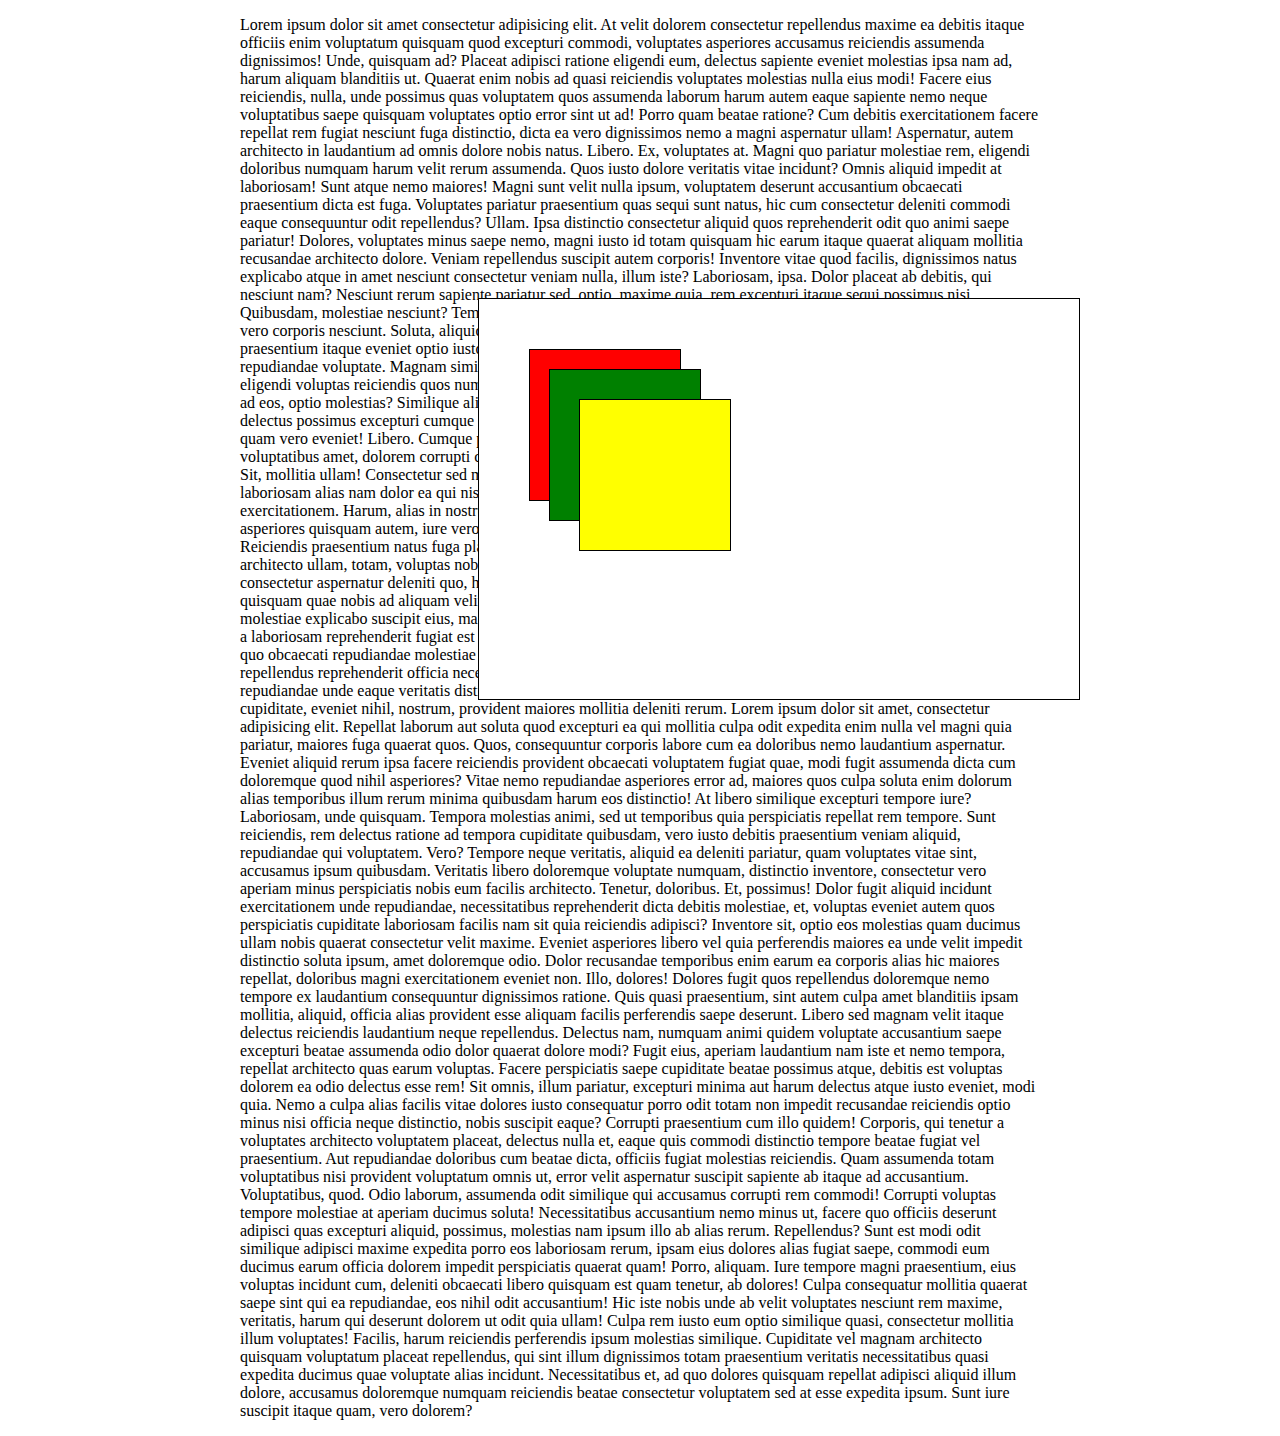
<file: lesson4/index.html>
<!DOCTYPE html>
<html lang="en">

<head>
    <meta charset="UTF-8">
    <meta http-equiv="X-UA-Compatible" content="IE=edge">
    <meta name="viewport" content="width=device-width, initial-scale=1.0">
    <title>Document</title>
    <link rel="stylesheet" href="./style/style.css">
</head>

<body>
    <p>Lorem ipsum dolor sit amet consectetur adipisicing elit. At velit dolorem consectetur repellendus maxime ea
        debitis itaque officiis enim voluptatum quisquam quod excepturi commodi, voluptates asperiores accusamus
        reiciendis assumenda dignissimos!
        Unde, quisquam ad? Placeat adipisci ratione eligendi eum, delectus sapiente eveniet molestias ipsa nam ad, harum
        aliquam blanditiis ut. Quaerat enim nobis ad quasi reiciendis voluptates molestias nulla eius modi!
        Facere eius reiciendis, nulla, unde possimus quas voluptatem quos assumenda laborum harum autem eaque sapiente
        nemo neque voluptatibus saepe quisquam voluptates optio error sint ut ad! Porro quam beatae ratione?
        Cum debitis exercitationem facere repellat rem fugiat nesciunt fuga distinctio, dicta ea vero dignissimos nemo a
        magni aspernatur ullam! Aspernatur, autem architecto in laudantium ad omnis dolore nobis natus. Libero.
        Ex, voluptates at. Magni quo pariatur molestiae rem, eligendi doloribus numquam harum velit rerum assumenda.
        Quos iusto dolore veritatis vitae incidunt? Omnis aliquid impedit at laboriosam! Sunt atque nemo maiores!
        Magni sunt velit nulla ipsum, voluptatem deserunt accusantium obcaecati praesentium dicta est fuga. Voluptates
        pariatur praesentium quas sequi sunt natus, hic cum consectetur deleniti commodi eaque consequuntur odit
        repellendus? Ullam.
        Ipsa distinctio consectetur aliquid quos reprehenderit odit quo animi saepe pariatur! Dolores, voluptates minus
        saepe nemo, magni iusto id totam quisquam hic earum itaque quaerat aliquam mollitia recusandae architecto
        dolore.
        Veniam repellendus suscipit autem corporis! Inventore vitae quod facilis, dignissimos natus explicabo atque in
        amet nesciunt consectetur veniam nulla, illum iste? Laboriosam, ipsa. Dolor placeat ab debitis, qui nesciunt
        nam?
        Nesciunt rerum sapiente pariatur sed, optio, maxime quia, rem excepturi itaque sequi possimus nisi. Quibusdam,
        molestiae nesciunt? Temporibus minus ex accusamus tempore! Beatae, officia. Consequatur cum accusantium vero
        corporis nesciunt.
        Soluta, aliquid assumenda ratione quasi a saepe dolore voluptatem, corrupti similique laborum nulla praesentium
        itaque eveniet optio iusto recusandae placeat iste excepturi amet nihil libero. Dolorem optio molestiae
        repudiandae voluptate.
        Magnam similique nemo earum vero maxime laboriosam dolorum eveniet necessitatibus, maiores eligendi voluptas
        reiciendis quos numquam voluptates explicabo rem, animi asperiores sed architecto. Dolor dolorem itaque ad eos,
        optio molestias?
        Similique alias deleniti vitae! Cum doloremque asperiores dicta, voluptatibus porro maiores delectus possimus
        excepturi cumque id odio temporibus hic nesciunt consequuntur nam maxime mollitia optio! Explicabo quam vero
        eveniet! Libero.
        Cumque perspiciatis culpa a nemo inventore facilis delectus quos incidunt enim obcaecati voluptatibus amet,
        dolorem corrupti consequatur dicta adipisci tenetur illum veniam doloribus ducimus saepe ullam dolor. Sit,
        mollitia ullam!
        Consectetur sed molestias tempore voluptate praesentium aliquid eveniet, debitis, illum expedita, laboriosam
        alias nam dolor ea qui nisi odit reiciendis? Maiores odio vel aspernatur adipisci earum quasi qui fugiat
        exercitationem.
        Harum, alias in nostrum iste, eaque repellendus voluptates, excepturi tenetur et beatae sed. Dolorum, enim
        asperiores quisquam autem, iure vero doloribus sed praesentium quia distinctio quo molestias quis tempora
        consequatur.
        Reiciendis praesentium natus fuga placeat odio tenetur cumque quibusdam sint sapiente rerum porro quo, vitae
        alias sit architecto ullam, totam, voluptas nobis est harum fugiat pariatur soluta dolores repudiandae! Aperiam?
        Iste beatae consectetur aspernatur deleniti quo, harum non autem voluptates temporibus, dolores magnam, placeat
        in nihil vitae quisquam quae nobis ad aliquam velit nostrum eum provident! Iure sit nemo nihil.
        Commodi, quis distinctio atque architecto molestiae explicabo suscipit eius, maiores eveniet impedit eum nihil
        eaque. Maiores iusto veniam quae expedita! Eum itaque a laboriosam reprehenderit fugiat est beatae laudantium
        quod?
        Consequatur, accusamus repellat laboriosam illo quas, dicta quo obcaecati repudiandae molestiae molestias esse
        quisquam, temporibus nihil illum sit. Minus, odit voluptatem repellendus reprehenderit officia necessitatibus
        nihil nobis enim quo mollitia?
        Natus, debitis ratione perspiciatis facilis velit repudiandae unde eaque veritatis distinctio quas repellat
        fugit maiores doloremque voluptatem. Nesciunt sequi harum dolor cupiditate, eveniet nihil, nostrum, provident
        maiores mollitia deleniti rerum. Lorem ipsum dolor sit amet, consectetur adipisicing elit. Repellat laborum aut
        soluta quod excepturi ea qui mollitia culpa odit expedita enim nulla vel magni quia pariatur, maiores fuga
        quaerat quos.
        Quos, consequuntur corporis labore cum ea doloribus nemo laudantium aspernatur. Eveniet aliquid rerum ipsa
        facere reiciendis provident obcaecati voluptatem fugiat quae, modi fugit assumenda dicta cum doloremque quod
        nihil asperiores?
        Vitae nemo repudiandae asperiores error ad, maiores quos culpa soluta enim dolorum alias temporibus illum rerum
        minima quibusdam harum eos distinctio! At libero similique excepturi tempore iure? Laboriosam, unde quisquam.
        Tempora molestias animi, sed ut temporibus quia perspiciatis repellat rem tempore. Sunt reiciendis, rem delectus
        ratione ad tempora cupiditate quibusdam, vero iusto debitis praesentium veniam aliquid, repudiandae qui
        voluptatem. Vero?
        Tempore neque veritatis, aliquid ea deleniti pariatur, quam voluptates vitae sint, accusamus ipsum quibusdam.
        Veritatis libero doloremque voluptate numquam, distinctio inventore, consectetur vero aperiam minus perspiciatis
        nobis eum facilis architecto.
        Tenetur, doloribus. Et, possimus! Dolor fugit aliquid incidunt exercitationem unde repudiandae, necessitatibus
        reprehenderit dicta debitis molestiae, et, voluptas eveniet autem quos perspiciatis cupiditate laboriosam
        facilis nam sit quia reiciendis adipisci?
        Inventore sit, optio eos molestias quam ducimus ullam nobis quaerat consectetur velit maxime. Eveniet asperiores
        libero vel quia perferendis maiores ea unde velit impedit distinctio soluta ipsum, amet doloremque odio.
        Dolor recusandae temporibus enim earum ea corporis alias hic maiores repellat, doloribus magni exercitationem
        eveniet non. Illo, dolores! Dolores fugit quos repellendus doloremque nemo tempore ex laudantium consequuntur
        dignissimos ratione.
        Quis quasi praesentium, sint autem culpa amet blanditiis ipsam mollitia, aliquid, officia alias provident esse
        aliquam facilis perferendis saepe deserunt. Libero sed magnam velit itaque delectus reiciendis laudantium neque
        repellendus.
        Delectus nam, numquam animi quidem voluptate accusantium saepe excepturi beatae assumenda odio dolor quaerat
        dolore modi? Fugit eius, aperiam laudantium nam iste et nemo tempora, repellat architecto quas earum voluptas.
        Facere perspiciatis saepe cupiditate beatae possimus atque, debitis est voluptas dolorem ea odio delectus esse
        rem! Sit omnis, illum pariatur, excepturi minima aut harum delectus atque iusto eveniet, modi quia.
        Nemo a culpa alias facilis vitae dolores iusto consequatur porro odit totam non impedit recusandae reiciendis
        optio minus nisi officia neque distinctio, nobis suscipit eaque? Corrupti praesentium cum illo quidem!
        Corporis, qui tenetur a voluptates architecto voluptatem placeat, delectus nulla et, eaque quis commodi
        distinctio tempore beatae fugiat vel praesentium. Aut repudiandae doloribus cum beatae dicta, officiis fugiat
        molestias reiciendis.
        Quam assumenda totam voluptatibus nisi provident voluptatum omnis ut, error velit aspernatur suscipit sapiente
        ab itaque ad accusantium. Voluptatibus, quod. Odio laborum, assumenda odit similique qui accusamus corrupti rem
        commodi!
        Corrupti voluptas tempore molestiae at aperiam ducimus soluta! Necessitatibus accusantium nemo minus ut, facere
        quo officiis deserunt adipisci quas excepturi aliquid, possimus, molestias nam ipsum illo ab alias rerum.
        Repellendus?
        Sunt est modi odit similique adipisci maxime expedita porro eos laboriosam rerum, ipsam eius dolores alias
        fugiat saepe, commodi eum ducimus earum officia dolorem impedit perspiciatis quaerat quam! Porro, aliquam.
        Iure tempore magni praesentium, eius voluptas incidunt cum, deleniti obcaecati libero quisquam est quam tenetur,
        ab dolores! Culpa consequatur mollitia quaerat saepe sint qui ea repudiandae, eos nihil odit accusantium!
        Hic iste nobis unde ab velit voluptates nesciunt rem maxime, veritatis, harum qui deserunt dolorem ut odit quia
        ullam! Culpa rem iusto eum optio similique quasi, consectetur mollitia illum voluptates!
        Facilis, harum reiciendis perferendis ipsum molestias similique. Cupiditate vel magnam architecto quisquam
        voluptatum placeat repellendus, qui sint illum dignissimos totam praesentium veritatis necessitatibus quasi
        expedita ducimus quae voluptate alias incidunt.
        Necessitatibus et, ad quo dolores quisquam repellat adipisci aliquid illum dolore, accusamus doloremque numquam
        reiciendis beatae consectetur voluptatem sed at esse expedita ipsum. Sunt iure suscipit itaque quam, vero
        dolorem?</p>
        <div class="main">
            <div class="red"></div>
            <div class="green"></div>
            <div class="yellow"></div>
        </div>
</body>

</html>
</file>
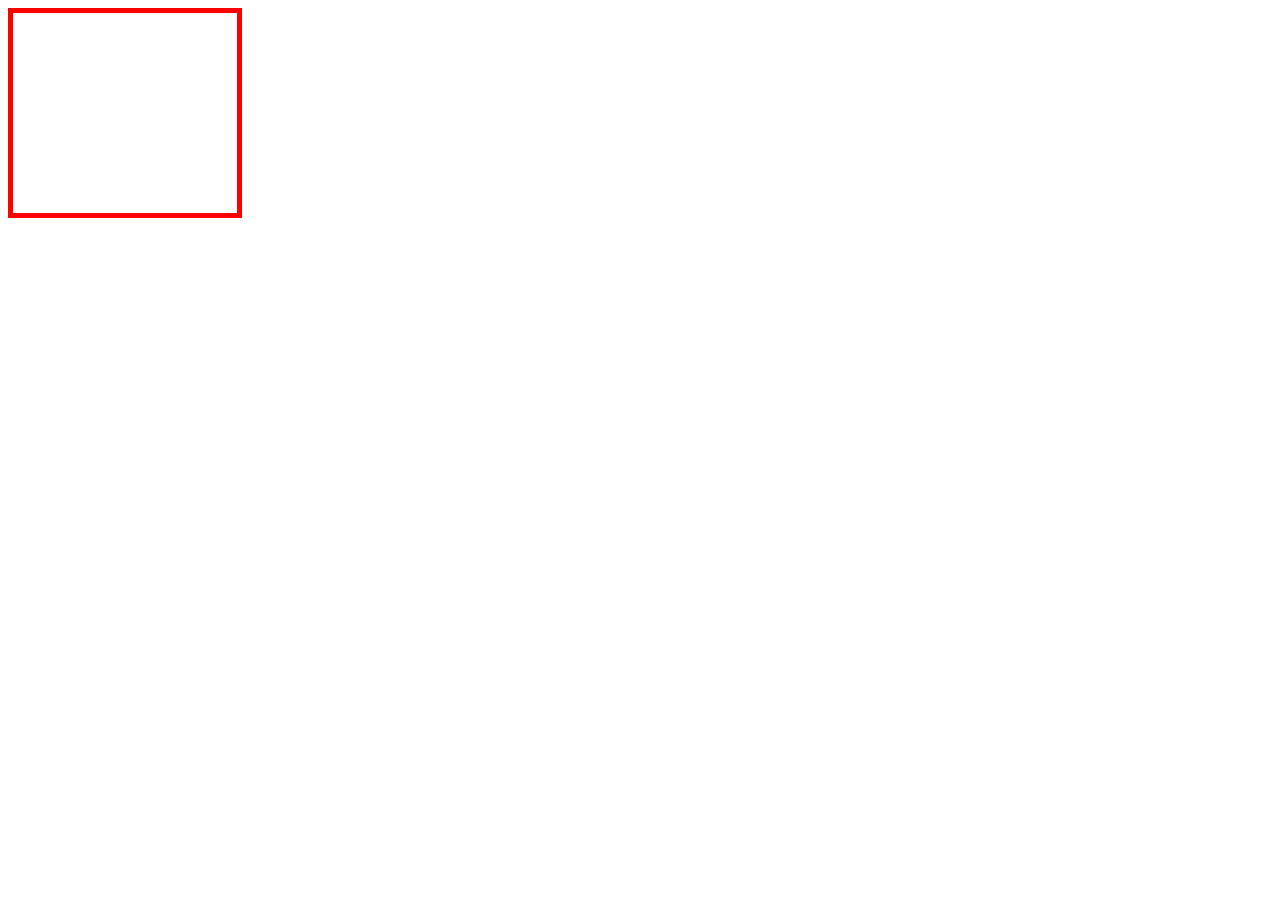
<file: test/index.html>
<!DOCTYPE html>
<html lang="en">
<head>
    <meta charset="UTF-8">
    <meta http-equiv="X-UA-Compatible" content="IE=edge">
    <meta name="viewport" content="width=device-width, initial-scale=1.0">
    <link rel="stylesheet" href="./styles/style.css">
    <title>Document</title>
</head>
<body>
    <div class="wrapper-project">
        <div class="project-pill">
            <div class="content">
    
            </div>
        </div>
    </div>
</body>
</html>
</file>
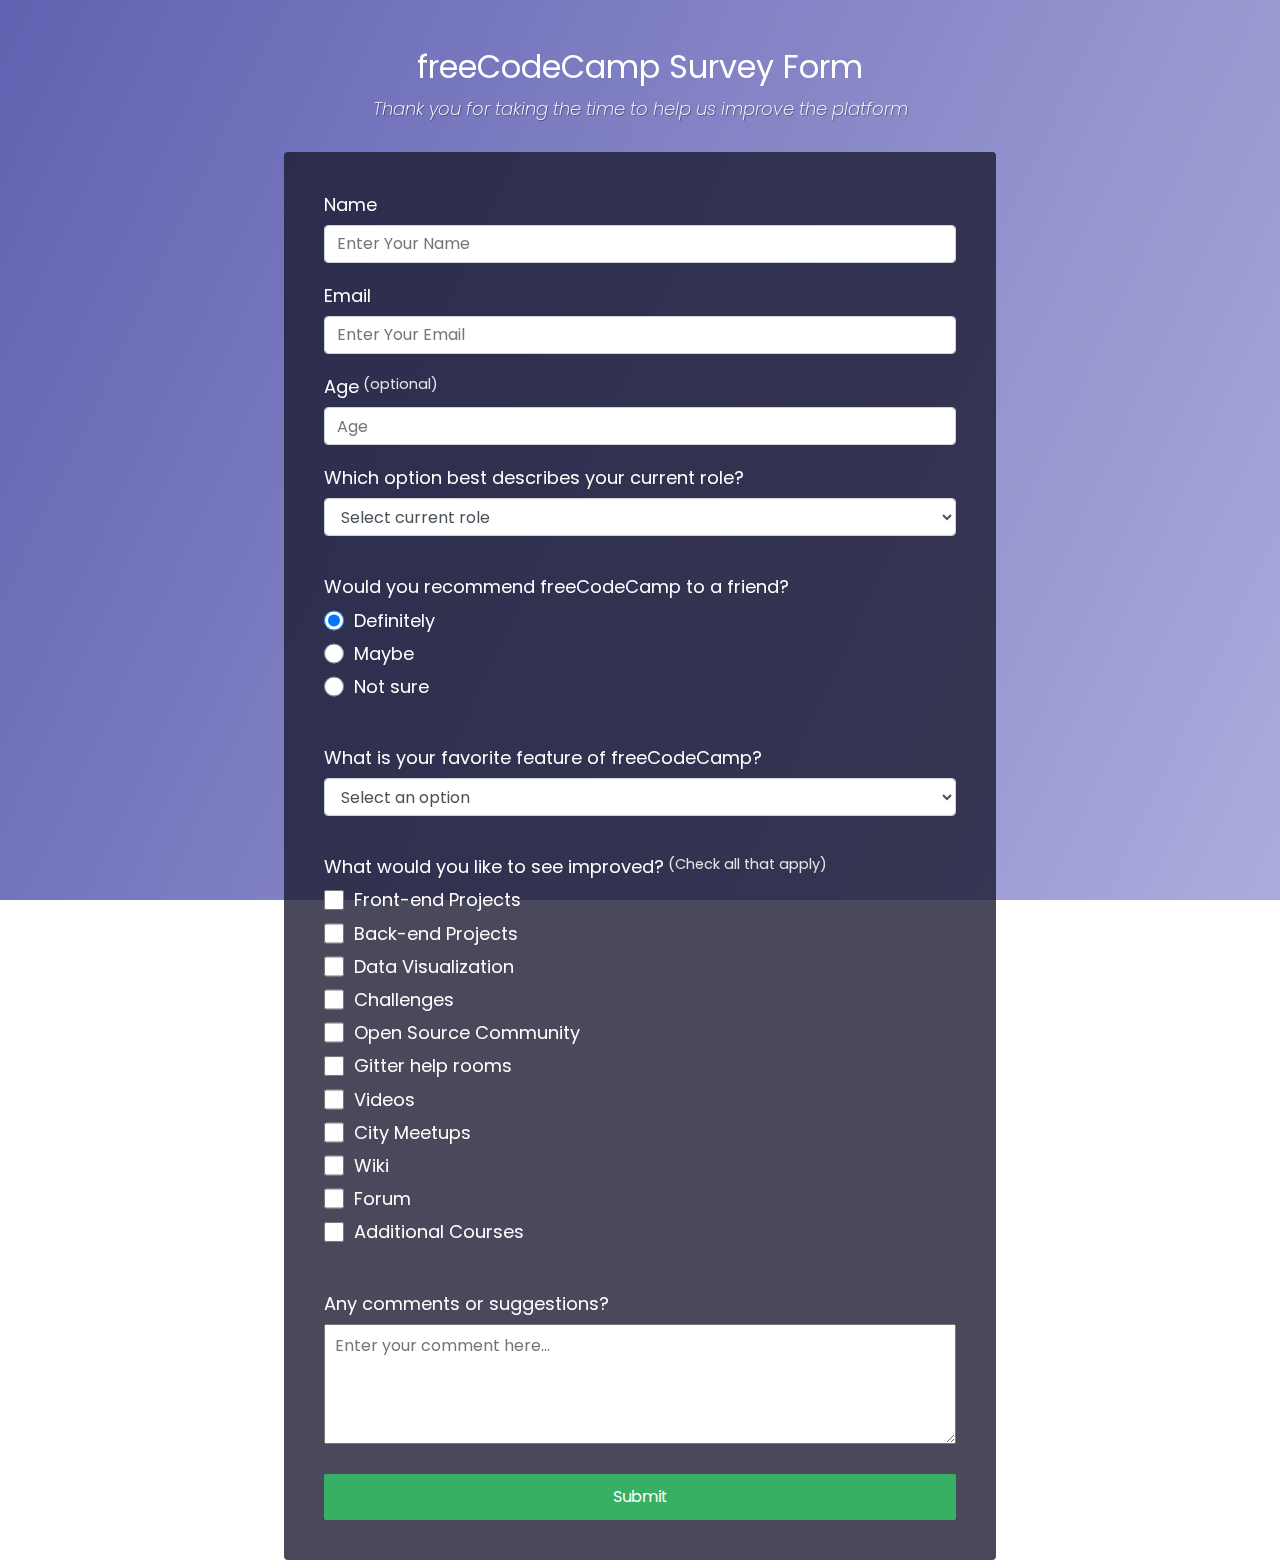
<file: freecodecamp/project_2/index.html>
<!DOCTYPE html>
<html lang="en">
<head>
    <meta charset="UTF-8">
    <meta http-equiv="X-UA-Compatible" content="IE=edge">
    <meta name="viewport" content="width=device-width, initial-scale=1.0">
    <title>Project_2</title>
    <link href="https://fonts.googleapis.com/css2?family=Poppins:ital,wght@0,400;1,200&display=swap" rel="stylesheet">
    <link rel="stylesheet" href="./styles/style.css">
</head>
<body>
    <div class="wrapper">
        <span class="mainSpan">freeCodeCamp Survey Form</span>
        <span class="innerSpan">Thank you for taking the time to help us improve the platform</span>
        <form action="">
            <div class="formSection">
                <label for="name">Name</label>
                <input type="text" id="name" placeholder="Enter Your Name" class="textInput" required>
            </div>
            <div class="formSection">
                <label for="email">Email</label>
                <input type="email" id="email" placeholder="Enter Your Email" class="textInput" required>
            </div>
            <div class="formSection">
                <label for="age">Age <span class="clue">(optional)</span></label>
                <input type="number" id="age" placeholder="Age" class="textInput" min="10" max="99">
            </div>
            <div class="formSection">
                <label for="role">Which option best describes your current role?</label>
                <select id="dropdown" name="role"  required class="textInput">
                    <option disabled selected value>Select current role</option>
                    <option value="student">Student</option>
                    <option value="job">Full Time Job</option>
                    <option value="learner">Full Time Learner</option>
                    <option value="preferNo">Prefer not to say</option>
                    <option value="other">Other</option>
                  </select>
            </div>
            <div class="formSection">
                <p>Would you recommend freeCodeCamp to a friend?</p>
                <label>
                  <input name="user-recommend" value="definitely" type="radio" class="input-radio" checked="">Definitely</label>
                <label>
                  <input name="user-recommend" value="maybe" type="radio" class="input-radio">Maybe</label>
      
                <label><input name="user-recommend" value="not-sure" type="radio" class="input-radio">Not sure</label>
              </div>
              <div class="formSection">
                <p>What is your favorite feature of freeCodeCamp?</p>
                <select id="most-like" name="mostLike" class="textInput" required>
                  <option disabled selected value>Select an option</option>
                  <option value="challenges">Challenges</option>
                  <option value="projects">Projects</option>
                  <option value="community">Community</option>
                  <option value="openSource">Open Source</option>
                </select>
              </div>
              <div class="formSection">
                <p>
                  What would you like to see improved?
                  <span class="clue">(Check all that apply)</span>
                </p>
      
                <label><input name="prefer" value="front-end-projects" type="checkbox" class="input-checkbox">Front-end Projects</label>
                <label>
                  <input name="prefer" value="back-end-projects" type="checkbox" class="input-checkbox">Back-end Projects</label>
                <label><input name="prefer" value="data-visualization" type="checkbox" class="input-checkbox">Data Visualization</label>
                <label><input name="prefer" value="challenges" type="checkbox" class="input-checkbox">Challenges</label>
                <label><input name="prefer" value="open-source-community" type="checkbox" class="input-checkbox">Open Source Community</label>
                <label><input name="prefer" value="gitter-help-rooms" type="checkbox" class="input-checkbox">Gitter help rooms</label>
                <label><input name="prefer" value="videos" type="checkbox" class="input-checkbox">Videos</label>
                <label><input name="prefer" value="city-meetups" type="checkbox" class="input-checkbox">City Meetups</label>
                <label><input name="prefer" value="wiki" type="checkbox" class="input-checkbox">Wiki</label>
                <label><input name="prefer" value="forum" type="checkbox" class="input-checkbox">Forum</label>
                <label><input name="prefer" value="additional-courses" type="checkbox" class="input-checkbox">Additional Courses</label>
              </div>
              <div class="formSection">
                <p>Any comments or suggestions?</p>
                <textarea id="comments" class="input-textarea" name="comment" placeholder="Enter your comment here..."></textarea>
              </div>
              <button type="submit" id="submit" class="submit-button">
                Submit
              </button>
        </form>
    </div>
</body>
</html>
</file>
<file: final_project/styles/style.css>
html, body, div, span, applet, object, iframe,
h1, h2, h3, h4, h5, h6, p, blockquote, pre,
a, abbr, acronym, address, big, cite, code,
del, dfn, em, img, ins, kbd, q, s, samp,
small, strike, strong, sub, sup, tt, var,
b, u, i, center,
dl, dt, dd, ol, ul, li,
fieldset, form, label, legend,
table, caption, tbody, tfoot, thead, tr, th, td,
article, aside, canvas, details, embed,
figure, figcaption, footer, header, hgroup,
menu, nav, output, ruby, section, summary,
time, mark, audio, video {
  margin: 0;
  padding: 0;
  border: 0;
  font-size: 100%;
  font: inherit;
  vertical-align: baseline;
}

/* HTML5 display-role reset for older browsers */
article, aside, details, figcaption, figure,
footer, header, hgroup, menu, nav, section {
  display: block;
}

body {
  line-height: 1;
}

ol, ul {
  list-style: none;
}

blockquote, q {
  quotes: none;
}

blockquote:before, blockquote:after,
q:before, q:after {
  content: '';
  content: none;
}

table {
  border-collapse: collapse;
  border-spacing: 0;
}

.inner-header {
  width: 100%;
  display: -webkit-box;
  display: -ms-flexbox;
  display: flex;
  -webkit-box-orient: horizontal;
  -webkit-box-direction: normal;
      -ms-flex-direction: row;
          flex-direction: row;
  -webkit-box-pack: justify;
      -ms-flex-pack: justify;
          justify-content: space-between;
  height: 80px;
  -webkit-box-align: center;
      -ms-flex-align: center;
          align-items: center;
}

.nav-menu {
  display: -webkit-box;
  display: -ms-flexbox;
  display: flex;
  -webkit-box-orient: horizontal;
  -webkit-box-direction: normal;
      -ms-flex-direction: row;
          flex-direction: row;
  -webkit-box-pack: justify;
      -ms-flex-pack: justify;
          justify-content: space-between;
  width: 600px;
  height: 80px;
  -webkit-box-align: center;
      -ms-flex-align: center;
          align-items: center;
}

.nav-menu li {
  font-family: 'Assistant';
  font-style: normal;
  font-weight: 400;
  font-size: 16px;
  line-height: 80px;
}

.nav-menu a {
  color: #1E266D;
}

.contactSection {
  width: 260px;
  display: -webkit-box;
  display: -ms-flexbox;
  display: flex;
  -webkit-box-orient: horizontal;
  -webkit-box-direction: normal;
      -ms-flex-direction: row;
          flex-direction: row;
  -webkit-box-pack: justify;
      -ms-flex-pack: justify;
          justify-content: space-between;
  -webkit-box-align: center;
      -ms-flex-align: center;
          align-items: center;
}

.contactSection span {
  font-family: 'Assistant';
  font-style: normal;
  font-weight: 400;
  font-size: 16px;
  line-height: 80px;
  color: #1E266D;
}

.contact {
  width: 113px;
  height: 40px;
}

.hamburger_menu {
  display: none;
  margin-right: 20px;
  -webkit-box-ordinal-group: 0;
      -ms-flex-order: -1;
          order: -1;
}

.logoBlock {
  display: -webkit-box;
  display: -ms-flexbox;
  display: flex;
  -webkit-box-orient: horizontal;
  -webkit-box-direction: normal;
      -ms-flex-direction: row;
          flex-direction: row;
  -webkit-box-align: center;
      -ms-flex-align: center;
          align-items: center;
}

.mainFirstBlock {
  background: -webkit-gradient(linear, left top, left bottom, from(rgba(242, 249, 255, 0.12)), to(#F2F9FF));
  background: linear-gradient(180deg, rgba(242, 249, 255, 0.12) 0%, #F2F9FF 100%);
}

.inner-mainFirstBlock {
  display: -webkit-box;
  display: -ms-flexbox;
  display: flex;
  -webkit-box-orient: vertical;
  -webkit-box-direction: normal;
      -ms-flex-direction: column;
          flex-direction: column;
  height: 878px;
}

.mainFirstBlockMainSpan {
  font-family: 'Assistant';
  font-style: normal;
  font-weight: 500;
  font-size: 56px;
  line-height: 105%;
  text-align: center;
  color: #1E266D;
  margin-top: 144px;
}

.mainFirstBlockInnerSpan {
  font-family: 'Assistant';
  font-style: normal;
  font-weight: 400;
  font-size: 18px;
  line-height: 150%;
  text-align: center;
  color: #455880;
  margin-top: 27px;
}

.mainFirstBlockButtonsSection {
  display: -webkit-box;
  display: -ms-flexbox;
  display: flex;
  -webkit-box-orient: horizontal;
  -webkit-box-direction: normal;
      -ms-flex-direction: row;
          flex-direction: row;
  width: 370px;
  -webkit-box-pack: justify;
      -ms-flex-pack: justify;
          justify-content: space-between;
  margin: 0 auto;
  margin-top: 30px;
}

.btnBlue {
  width: 148px;
  height: 50px;
  color: #FFFFFF;
}

.btnWhite {
  width: 199px;
  height: 50px;
  background: #FFFFFF;
  -webkit-box-shadow: 0px 2px 4px rgba(0, 0, 0, 0.05);
          box-shadow: 0px 2px 4px rgba(0, 0, 0, 0.05);
  font-size: 16px;
  line-height: 50px;
  text-align: center;
  color: #455880;
}

.bgFirstBlock {
  position: absolute;
  margin-left: auto;
  margin-right: auto;
  left: 0;
  right: 0;
  margin-top: 427px;
}

.inner-logoSection {
  display: -webkit-box;
  display: -ms-flexbox;
  display: flex;
  -webkit-box-orient: vertical;
  -webkit-box-direction: normal;
      -ms-flex-direction: column;
          flex-direction: column;
}

.inner-logoSection span {
  font-family: 'Assistant';
  font-style: normal;
  font-weight: 400;
  font-size: 16px;
  line-height: 27px;
  text-align: center;
  color: rgba(69, 88, 128, 0.5);
  margin-top: 186px;
  display: block;
  margin-bottom: 50px;
}

.inner-logoSection div {
  display: -webkit-box;
  display: -ms-flexbox;
  display: flex;
  -webkit-box-orient: horizontal;
  -webkit-box-direction: normal;
      -ms-flex-direction: row;
          flex-direction: row;
  -ms-flex-wrap: wrap;
      flex-wrap: wrap;
  -webkit-box-pack: justify;
      -ms-flex-pack: justify;
          justify-content: space-between;
}

.inner-mainSecondBlock {
  width: 100%;
}

.secondBlockMainSpan {
  font-family: 'Assistant';
  font-style: normal;
  font-weight: 500;
  font-size: 48px;
  line-height: 60px;
  text-align: center;
  color: #1E266D;
  margin: 0 auto;
  display: block;
  margin-top: 170px;
}

.secondBlock-InfoSection {
  display: -webkit-box;
  display: -ms-flexbox;
  display: flex;
  -webkit-box-pack: end;
      -ms-flex-pack: end;
          justify-content: flex-end;
  height: 740px;
  margin-top: 116px;
  position: relative;
  width: 100%;
}

.secondBlock-innerInfoSection {
  display: -webkit-box;
  display: -ms-flexbox;
  display: flex;
  -webkit-box-orient: vertical;
  -webkit-box-direction: normal;
      -ms-flex-direction: column;
          flex-direction: column;
}

.innerInfoSectionItem {
  width: 400px;
  height: 190px;
  display: -webkit-box;
  display: -ms-flexbox;
  display: flex;
  -webkit-box-orient: horizontal;
  -webkit-box-direction: normal;
      -ms-flex-direction: row;
          flex-direction: row;
}

.innerInfoSectionItem div {
  display: -webkit-box;
  display: -ms-flexbox;
  display: flex;
  -webkit-box-orient: vertical;
  -webkit-box-direction: normal;
      -ms-flex-direction: column;
          flex-direction: column;
  margin-left: 47px;
  width: 270px;
  margin-top: 0;
}

.innerInfoSectionItem:not(:last-child) {
  border-bottom: 1px solid rgba(69, 88, 128, 0.2);
}

.innerInfoSectionItem:not(:first-child) {
  margin-top: 45px;
}

.infoSectionMainSpan {
  font-family: 'Assistant';
  font-style: normal;
  font-weight: 500;
  font-size: 22px;
  line-height: 125%;
  color: #1E266D;
  margin-bottom: 15px;
}

.infoSectionInnerSpan {
  font-family: 'Assistant';
  font-style: normal;
  font-weight: 400;
  font-size: 18px;
  line-height: 27px;
  color: #455880;
}

.bgSecondBlock {
  position: absolute;
  left: 0;
  top: -250px;
}

.bgSecondBlock_2 {
  display: none;
  position: absolute;
  left: 0;
  top: -200px;
}

.mainThirdBlock {
  background: #FFF9EA;
}

.inner-mainThirdBlock {
  display: -webkit-box;
  display: -ms-flexbox;
  display: flex;
  -webkit-box-orient: vertical;
  -webkit-box-direction: normal;
      -ms-flex-direction: column;
          flex-direction: column;
  -webkit-box-pack: center;
      -ms-flex-pack: center;
          justify-content: center;
}

.inner-mainThirdBlock button {
  margin: 0 auto;
}

.thirdBlockMainSpan {
  margin-top: 139px;
  font-family: 'Assistant';
  font-style: normal;
  font-weight: 500;
  font-size: 48px;
  line-height: 60px;
  text-align: center;
  color: #1E266D;
}

.thirdBlockInnerSpan {
  font-family: 'Assistant';
  font-style: normal;
  font-weight: 400;
  font-size: 21px;
  line-height: 150%;
  text-align: center;
  color: #455880;
  margin-top: 40px;
  margin-bottom: 40px;
}

.bgThirdBlock {
  width: 100%;
}

.inner-mainFourthBlock {
  display: -webkit-box;
  display: -ms-flexbox;
  display: flex;
  -webkit-box-orient: vertical;
  -webkit-box-direction: normal;
      -ms-flex-direction: column;
          flex-direction: column;
}

.fourthBlockMainSpan {
  font-family: 'Assistant';
  font-style: normal;
  font-weight: 500;
  font-size: 48px;
  line-height: 60px;
  text-align: center;
  color: #1E266D;
  margin-top: 232px;
  margin-bottom: 56px;
}

.cardItem {
  border: 1px solid rgba(69, 88, 128, 0.2);
  border-radius: 4px;
  width: 372px;
  height: 467px;
}

.inner-cardItem {
  margin: 35px 43px;
  display: -webkit-box;
  display: -ms-flexbox;
  display: flex;
  -webkit-box-orient: vertical;
  -webkit-box-direction: normal;
      -ms-flex-direction: column;
          flex-direction: column;
  -webkit-box-pack: center;
      -ms-flex-pack: center;
          justify-content: center;
}

.inner-cardItem img {
  margin-top: 70px;
  margin-bottom: 23px;
  width: 64px;
  height: 64px;
  display: block;
  margin-right: auto;
  margin-left: auto;
}

.inner-cardItem a {
  margin: 0 auto;
}

.cardFirstSpan {
  font-family: 'Assistant';
  font-style: normal;
  font-weight: 400;
  font-size: 18px;
  line-height: 180%;
  color: #455880;
}

.cardSecondSpan {
  font-family: 'Halyard Display';
  font-style: normal;
  font-weight: 500;
  font-size: 22px;
  line-height: 125%;
  text-align: center;
  color: #1E266D;
}

.cardThirdSpan {
  font-family: 'Assistant';
  font-style: normal;
  font-weight: 400;
  font-size: 18px;
  line-height: 180%;
  text-align: center;
  color: #455880;
}

.fourthBlockCardSection {
  display: -webkit-box;
  display: -ms-flexbox;
  display: flex;
  -webkit-box-orient: horizontal;
  -webkit-box-direction: normal;
      -ms-flex-direction: row;
          flex-direction: row;
  width: 100%;
  -ms-flex-pack: distribute;
      justify-content: space-around;
  margin-bottom: 150px;
}

.mainFifthBlock {
  background: #3751FF;
}

.inner-mainFifthBlock {
  display: -webkit-box;
  display: -ms-flexbox;
  display: flex;
  -webkit-box-orient: horizontal;
  -webkit-box-direction: normal;
      -ms-flex-direction: row;
          flex-direction: row;
  -webkit-box-pack: justify;
      -ms-flex-pack: justify;
          justify-content: space-between;
  padding: 88px 0 115px 0;
}

.fifthBlockSection {
  display: -webkit-box;
  display: -ms-flexbox;
  display: flex;
  -webkit-box-orient: vertical;
  -webkit-box-direction: normal;
      -ms-flex-direction: column;
          flex-direction: column;
}

.fifthBlockSection button {
  width: 245px;
  height: 56px;
  font-family: 'Assistant';
  font-style: normal;
  font-weight: 500;
  font-size: 18px;
  line-height: 110%;
  text-align: center;
  color: #455880;
}

.fifthBlockSectionSpan {
  font-family: 'Assistant';
  font-style: normal;
  font-weight: 400;
  font-size: 16px;
  line-height: 125%;
  text-align: right;
  color: #DFE0EB;
  display: block;
  margin-top: 20px;
}

.fifthBlockSectionSpan span {
  color: #FED385;
}

.fifthBlockSectionButton {
  display: -webkit-box;
  display: -ms-flexbox;
  display: flex;
  background: #FFFFFF;
  -webkit-box-shadow: 0px 2px 4px rgba(0, 0, 0, 0.05);
          box-shadow: 0px 2px 4px rgba(0, 0, 0, 0.05);
  border-radius: 100px;
  -webkit-box-align: center;
      -ms-flex-align: center;
          align-items: center;
}

.fifthBlockSectionButton svg {
  margin-left: 27px;
}

.fifthBlockSectionButton span {
  display: block;
  margin-left: 15px;
}

.fifthBlockSpan {
  font-family: 'Assistant';
  font-style: normal;
  font-weight: 500;
  font-size: 48px;
  line-height: 60px;
  color: #FFFFFF;
}

.footerFirstContainer {
  display: -webkit-box;
  display: -ms-flexbox;
  display: flex;
  -webkit-box-orient: horizontal;
  -webkit-box-direction: normal;
      -ms-flex-direction: row;
          flex-direction: row;
  -webkit-box-pack: justify;
      -ms-flex-pack: justify;
          justify-content: space-between;
  border-bottom: 1px solid rgba(135, 146, 161, 0.08);
  margin-top: 128px;
}

.containerFirstItem {
  height: 314px;
  display: -webkit-box;
  display: -ms-flexbox;
  display: flex;
  -webkit-box-orient: vertical;
  -webkit-box-direction: normal;
      -ms-flex-direction: column;
          flex-direction: column;
  width: 310px;
}

.containerFirstItem span {
  margin-bottom: 32px;
}

.itemInnerSpan {
  font-family: 'Assistant';
  font-style: normal;
  font-weight: 400;
  font-size: 18px;
  line-height: 145%;
  color: #455880;
}

.itemMainSpan {
  font-family: 'Assistant';
  font-style: normal;
  font-weight: 500;
  font-size: 22px;
  line-height: 125%;
  color: #1E266D;
}

.listMainSpan {
  font-family: 'Assistant';
  font-style: normal;
  font-weight: 500;
  font-size: 22px;
  line-height: 125%;
  color: #1E266D;
  margin-bottom: 22px;
}

.listInnerSpan {
  font-family: 'Assistant';
  font-style: normal;
  font-weight: 400;
  font-size: 18px;
  line-height: 225%;
  color: #455880;
}

.iconLinks {
  display: -webkit-box;
  display: -ms-flexbox;
  display: flex;
  -webkit-box-orient: horizontal;
  -webkit-box-direction: normal;
      -ms-flex-direction: row;
          flex-direction: row;
  -webkit-box-pack: justify;
      -ms-flex-pack: justify;
          justify-content: space-between;
  width: 171px;
  margin-bottom: 24px;
}

.secondSectionMainSpan {
  font-family: 'Assistant';
  font-style: normal;
  font-weight: 400;
  font-size: 14px;
  line-height: 27px;
  color: rgba(69, 88, 128, 0.5);
}

.secondSectionInnerSpan {
  font-family: 'Assistant';
  font-style: normal;
  font-weight: 400;
  font-size: 14px;
  line-height: 27px;
  text-align: right;
  color: #455880;
}

.secondSectionBlock {
  display: -webkit-box;
  display: -ms-flexbox;
  display: flex;
  -webkit-box-orient: horizontal;
  -webkit-box-direction: normal;
      -ms-flex-direction: row;
          flex-direction: row;
  -webkit-box-pack: justify;
      -ms-flex-pack: justify;
          justify-content: space-between;
  width: 270px;
}

.footerSecondContainer {
  display: -webkit-box;
  display: -ms-flexbox;
  display: flex;
  -webkit-box-orient: horizontal;
  -webkit-box-direction: normal;
      -ms-flex-direction: row;
          flex-direction: row;
  -webkit-box-pack: justify;
      -ms-flex-pack: justify;
          justify-content: space-between;
  margin-top: 53px;
  margin-bottom: 107px;
}

body {
  overflow-x: hidden;
}

.wrapper {
  width: 1170px;
  margin: 0 auto;
}

a {
  text-decoration: none;
}

button {
  display: block;
  background-color: #3751FF;
  border-radius: 100px;
  font-family: 'Assistant';
  font-style: normal;
  font-weight: 400;
  text-align: center;
  color: #FFFFFF;
  border: none;
  cursor: pointer;
}

@media (max-width: 1190px) {
  .wrapper {
    max-width: 940px;
  }
  .nav-menu {
    width: 450px;
  }
  .contactSection {
    width: 250px;
  }
  .bgSecondBlock {
    display: none;
  }
  .bgSecondBlock_2 {
    display: block;
  }
  .fourthBlockCardSection {
    -ms-flex-wrap: wrap;
        flex-wrap: wrap;
  }
  .cardItem {
    margin-bottom: 40px;
  }
}

@media (max-width: 1000px) {
  .bgFirstBlock {
    width: 734px;
    height: 457px;
    margin-top: 535px;
  }
}

@media (max-width: 960px) {
  .wrapper {
    max-width: 740px;
  }
  .nav-menu {
    width: 350px;
  }
  .contactSection {
    width: 240px;
  }
  .inner-logoSection div {
    width: 550px;
    margin: 0 auto;
    -ms-flex-pack: distribute;
        justify-content: space-around;
    -ms-flex-line-pack: justify;
        align-content: space-between;
    height: 100px;
  }
  .bgSecondBlock_2 {
    display: none;
  }
  .secondBlock-InfoSection {
    -webkit-box-pack: center;
        -ms-flex-pack: center;
            justify-content: center;
  }
  .containerFirstItem {
    -webkit-box-ordinal-group: 2;
        -ms-flex-order: 1;
            order: 1;
  }
  .containerSecondItem {
    -webkit-box-ordinal-group: 3;
        -ms-flex-order: 2;
            order: 2;
    width: 260px;
  }
  .containerThirdItem {
    -webkit-box-ordinal-group: 5;
        -ms-flex-order: 4;
            order: 4;
    width: 260px;
  }
  .containerFourthItem {
    -webkit-box-ordinal-group: 4;
        -ms-flex-order: 3;
            order: 3;
  }
  .footerFirstContainer {
    -ms-flex-wrap: wrap;
        flex-wrap: wrap;
  }
}

@media (max-width: 760px) {
  .wrapper {
    max-width: 660px;
  }
  .containerThirdItem {
    -webkit-box-ordinal-group: 5;
        -ms-flex-order: 4;
            order: 4;
    width: 230px;
  }
  .containerSecondItem {
    -webkit-box-ordinal-group: 3;
        -ms-flex-order: 2;
            order: 2;
    width: 230px;
  }
  .contactSection {
    width: 113px;
  }
  .contactSection span {
    display: none;
  }
  .bgFirstBlock {
    width: 489px;
    height: 304px;
    margin-top: 450px;
  }
  .inner-mainFirstBlock {
    height: 600px;
  }
  .inner-logoSection div {
    width: 400px;
    margin: 0 auto;
    -ms-flex-pack: distribute;
        justify-content: space-around;
    -ms-flex-line-pack: justify;
        align-content: space-between;
    height: 200px;
  }
  .inner-mainFifthBlock {
    -webkit-box-orient: vertical;
    -webkit-box-direction: normal;
        -ms-flex-direction: column;
            flex-direction: column;
    -webkit-box-align: center;
        -ms-flex-align: center;
            align-items: center;
  }
  .fifthBlockSection {
    margin-top: 80px;
  }
}

@media (max-width: 680px) {
  .wrapper {
    max-width: 480px;
  }
  .nav-menu {
    display: none;
  }
  .hamburger_menu {
    display: block;
  }
  .bgFirstBlock {
    margin-top: 500px;
  }
  .inner-mainFirstBlock {
    height: 650px;
  }
  .containerFirstItem {
    -webkit-box-ordinal-group: 2;
        -ms-flex-order: 1;
            order: 1;
    height: 220px;
  }
  .containerSecondItem {
    -webkit-box-ordinal-group: 4;
        -ms-flex-order: 3;
            order: 3;
    width: 200px;
  }
  .containerThirdItem {
    -webkit-box-ordinal-group: 5;
        -ms-flex-order: 4;
            order: 4;
    width: 100px;
  }
  .containerFourthItem {
    -webkit-box-ordinal-group: 3;
        -ms-flex-order: 2;
            order: 2;
    width: 320px;
    margin-bottom: 50px;
  }
  .footerFirstContainer {
    margin-top: 50px;
  }
}

@media (max-width: 500px) {
  .wrapper {
    max-width: 330px;
  }
  .bgFirstBlock {
    display: none;
  }
  .mainFirstBlockButtonsSection {
    -webkit-box-orient: vertical;
    -webkit-box-direction: normal;
        -ms-flex-direction: column;
            flex-direction: column;
    -webkit-box-align: center;
        -ms-flex-align: center;
            align-items: center;
  }
  .mainFirstBlockButtonsSection :last-child {
    margin-top: 20px;
  }
  .inner-logoSection {
    overflow: hidden;
  }
  .inner-logoSection span {
    margin-top: 50px;
  }
  .inner-logoSection div {
    width: 320px;
  }
  .secondBlockMainSpan {
    font-size: 30px;
    margin-top: 100px;
  }
  .innerInfoSectionItem {
    width: 300px;
  }
  .innerInfoSectionItem div {
    margin-left: 25px;
    width: 200px;
  }
  .thirdBlockMainSpan {
    margin-top: 40px;
  }
  .inner-cardItem {
    margin: 35px 20px;
  }
  .cardItem {
    width: 320px;
  }
  .inner-cardItem img {
    margin-top: 70px;
  }
  .footerFirstContainer {
    -ms-flex-pack: distribute;
        justify-content: space-around;
  }
  .secondSectionBlock {
    -ms-flex-wrap: wrap;
        flex-wrap: wrap;
    -ms-flex-pack: distribute;
        justify-content: space-around;
    width: 200px;
  }
}
/*# sourceMappingURL=style.css.map */
</file>
<file: hw 4/styles/style.css>
body {
    background-color: #EDF1F3;
}

.wrapper {
    width: 1440px;
    height: 1287px;
    background-color: #EDF1F3;
    text-decoration: none;
    margin: 0 auto;
    font-family: 'Roboto', sans-serif;
}

.wrapper a {
    text-decoration: none;
}

.header {
    width: 1280px;
    height: 264px;
    margin-left: 80px;

    text-transform: uppercase;
}

.navbar {
    width: 1280px;
    height: 64px;
    background-color: #fff;
}

.main-img {
    width: 1280px;
    height: 200px;
    background-image: url(../images/main-img.jpg);
}

.logo {
    margin-left: 72px;
    margin-top: 16px;
    float: left;
}

.header ul {
    /* margin-left: 120px; */
    float: right;
    margin-right: 155px;
}

.header li {
    display: inline-block;
    height: 56px;
    width: 120px;
    margin-top: 8px;
}

.header a {
    font-size: 14px;
    color: rgba(0, 0, 0, 0.88);
    margin-top: 16px;
    display: block;
    width: 104px;
    height: 30px;
    text-align: center;
    letter-spacing: 0.04em;
    line-height: 16px;
    font-weight: 400;
    font-family: 'Roboto';
    font-style: normal;



}

.header a:focus:not(.button a){
    color: #0066CC;
    border-bottom: 2px solid #006BE8;
    text-shadow: 0px 4px 4px rgba(0, 0, 0, 0.35);
}

.button {
    width: 94px;
    height: 46px;
    border: 2px solid #0066CC;
    border-radius: 2px;
    float: right;
    margin-right: 72px;
    margin-top: 8px;
}

.button a {
    font-size: 14px;
    color: #0066CC;
    text-align: center;
    width: 94px;
    height: 46px;
    font-style: normal;
    letter-spacing: 0.04em;
}

.main-img div {
    color: #fff;
    /* padding-top: 48px; */
}

.headerTextTop {
    font-size: 54px;
    text-align: center;
    /* line-height: 56px; */
    font-weight: 600;
    height: 56px;
    width: 1134px;
    padding-top: 48px;
    margin-left: 73px;
    letter-spacing: 0.6vw;
}

.headerTextBottom {
    height: 24px;
    width: 1134px;
    font-weight: 600;
    font-size: 20px;
    padding-top: 24px;
    margin-left: 73px;
    text-align: center;
    letter-spacing: 0.5vw;
}

.breadcrumbs {
    width: 1280px;
    height: 56px;
    background-color: #fff;
    margin-left: 80px;
    /* display: inline-block; */
    position: relative;
    display: flex;
    flex-direction: row;
}

.home {
    width: 16px;
    height: 16px;
    margin-left: 72px;
    padding-top: 20px;
    display: block;
    float: left;
    order: 1;
}

.arrowFirst {
    background-image: url(../images/arrow.png);
    width: 8px;
    height: 16px;
    float: left;
    margin-top: 20px;
    margin-left: 32px;
    order: 2;
}

.arrowSecond {
    background-image: url(../images/arrow.png);
    width: 8px;
    height: 16px;
    float: left;
    margin-top: 20px;
    margin-left: 32px;
    order: 4;
}

.breadcrumbFirst {
    width: 136px;
    height: 24px;
    text-decoration: none;
    color: #000;
    margin-top: 16px;
    margin-left: 16px;
    display: block;
    float: left;
    text-align: center;
    padding-top: 5px;
    font-size: 14px;
    order: 3;
}

.breadcrumbSecond {
    width: 136px;
    height: 24px;
    text-decoration: none;
    color: #000;
    margin-top: 16px;
    margin-left: 16px;
    display: block;
    float: left;
    text-align: center;
    padding-top: 5px;
    font-size: 14px;
    order: 5;
}

.deviderFirst {
    width: 1280px;
    height: 1px;
    background-color: rgba(0, 0, 0, 0.06);
    overflow: auto;
    position: absolute;
    bottom: 0;
}

.breadcrumbFirst:focus {
    color: #0066CC;
}

.breadcrumbFirst:focus ~ .arrowFirst {
    background-image: url(../images/arrow-focus.png);
}

.breadcrumbSecond:focus {
    color: #0066CC;
}

.breadcrumbSecond:focus ~ .arrowSecond {
    background-image: url(../images/arrow-focus.png);
}

.breadcrumbSecond:focus ~ .breadcrumbFirst{
    color: #0066CC;
}

.breadcrumbSecond:focus ~ .arrowFirst{
    background-image: url(../images/arrow-focus.png);
}

.container {
    width: 1280px;
    height: 528px;
    background-color: #fafafa;
    margin-left: 80px;
}

.container div {
    width: 368px;
    height: 400px;
    background-color: #fff;
    float: left;
    box-shadow: 0px 4px 4px rgba(0, 0, 0, 0.1);
    margin-top: 64px;
}

.contentLeft {
    margin-left: 72px;
}

.contentMiddle {
    margin-left: 16px;
}

.contentBottom {
    margin-left: 16px;
}

.deviderSecond {
    width: 1280px;
    height: 1px;
    background-color: rgba(0, 0, 0, 0.04);
    margin-left: 80px;
}

.footer {
    width: 1280px;
    height: 256px;
    background-image: url(../images/footer.png);
    background-color: #F1F1F1;
    margin-left: 80px;
    display: inline-block;
    position: relative;
}

/* .footer div:not(.bottomSide) {
    width: 272px;
    height: 136px;
    background-color: none;
    float: left;
    margin-top: 40px;
} */

.footerSectionFirst {
    margin-left: 72px;
    width: 272px;
    height: 136px;
    background-color: none;
    float: left;
    margin-top: 40px;
}

.footerSectionSecond {
    margin-left: 16px;
    width: 272px;
    height: 136px;
    background-color: none;
    float: left;
    margin-top: 40px;
}

.footerSectionThird {
    margin-left: 16px;
    width: 272px;
    height: 136px;
    background-color: none;
    float: left;
    margin-top: 40px;
}

.footerSectionForth {
    margin-left: 16px;
    width: 272px;
    height: 136px;
    background-color: none;
    float: left;
    margin-top: 40px;
}

.bottomSide {
    width: 1280px;
    height: 48px;
    background-color: #fbfbfb;
    position: absolute;
    bottom: 0;
    box-shadow: 0px 4px 4px rgba(0, 0, 0, 0.1);
}

.footerTopText {
    font-size: 18px;
    font-weight: 400;
    color: rgba(0, 0, 0, 0.8);
    text-transform: uppercase;
}

.footerBottomText {
    font-size: 14px;
    font-weight: 400;
    color: rgba(0, 0, 0, 0.64);
    padding-bottom: 16px;
    display: block;
}

.footerBottomText:hover {
    color: #1C67C0;
}

.footerBottomText:focus {
    color: #1C67C0;
}

.mainUnderline {
    background: rgba(0, 0, 0, 0.08);
    height: 2px;
    width: 272px;
    margin-top: 15px;
    margin-bottom: 23px;
}

.innerUnderline {
    width: 80px;
    height: 2px;
    background-color: #006be8;
}

.textSectionForth {
    font-size: 12px;
    color: rgba(0, 0, 0, 0.64);
    text-align: left;
    line-height: 20px;
}

.copyright {
    font-size: 12px;
    width: 224px;
    height: 16px;
    color: rgba(0, 0, 0, 0.48);
    text-align: center;
    font-style: normal;
    font-weight: 300;
    letter-spacing: 0.04em;
    margin-left: 528px;
    margin-top: 16px;
    padding-top: 2px;
}

.facebook {
    position: absolute;
    left: 89.38%;
    right: 9.38%;
    top: 33.33%;
    bottom: 33.33%;
}

.twitter {
    position: absolute;
    left: 91.25%;
    right: 7.5%;
    top: 33.33%;
    bottom: 33.33%;
}

.instagram {
    position: absolute;
    left: 93.12%;
    right: 5.62%;
    top: 33.33%;
    bottom: 33.33%;
}
</file>
<file: hw input/styles/style.css>
.header{
    width: 100%;
    height: 75px;
    background-color: #191715;
    margin: 0 auto;
    font-family: 'Sen', sans-serif;
    display: flex;
    flex-direction: row;
}

.header select{
    border: none;
    background-color: transparent;
    appearance: none;
    color: #D93A02;
    font-family: 'Sen', sans-serif;
    font-size: 16px;
    cursor: pointer;
    width: 130px;
}

select:focus{
    outline: none;
}

.actions{
    margin-top: 30px;
    padding-left: 60px;
    position: relative;
    width: 130px;
}

.actions::after{
    content: "";
    position: absolute;
    top: 6px;
    right: 5px;
    pointer-events: none;
    width: 0;
    height: 0;
    border-style: solid;
    border-width: 8px 4px 0 4px;
    border-color: #d93b02 transparent transparent transparent;

}

.header a{
    text-decoration: none;
    color: #D93A02;
    display: block;
    font-size: 30px;
    margin: 22px 0px 22px 20px;
    
}

.main{
    height: 800px;
    background-color: #49494A;
    font-family: 'Sen', sans-serif;
    padding-left: 20px;
    padding-top: 20px;
    
    display: block;
}
.mainLeft{
    display: flex;
    flex-direction: column;
    justify-content: space-between;
    height: 780px;
    width: 850px;
    float: left;
}

.mainRight{
    float: right;
    height: 400px;
    width: 600px;
    margin-right: 200px;
    display: flex;
    flex-direction: column;
    justify-content: space-between;
}

.mainItem{
    width: 600px;
    height: 30px;
}

.mainSpan{
    font-size: 22px;
    color: #D93A02;
    cursor: pointer;
}

.mainInput{
    width: 300px;
    height: 30px;
    border-radius: 5px;
    border: none;
}

.mainLabel{
    display: flex;
    justify-content: space-between;
}

.mainItemComment{
    width: 600px;
    height: 104px;
}

.mainTextarea{
    height: 100px;
    width: 300px;
    border-radius: 5px;
    border: none;
    resize: none;
}

.mainSelect{
    width: 304px;
    height: 30px;
    border-radius: 5px;
    border: none;
}

.mainInputHomePhone,.mainInputFaxNumber{
    width: 150px;
    height: 30px;
    border-radius: 5px;
    border: none;
    margin-right: 150px;
}

.innerItemWebsite{
    width: 300px;
    height: 70px;
    display: flex;
    flex-direction: column;
    justify-content: space-between;
}
.innerItemWebsiteInput{
    border-radius: 5px;
    border: none;
    height: 30px;
}
.innerItemWebsiteLabel{
    display: flex;
    justify-content: space-between;
}
.mainItemWebsite{
    width: 600px;
    height: 70px;
    
}
.innerItemWebsiteSpan{
    margin: auto 0;
    color: #FF6D00;
    font-size: 16px;
}
.contactTime{
    display: flex;
    flex-direction: column;
}
.contactWay{
    display: flex;
    flex-direction: column;
    margin-right: 29px;
}
.footer {
    height: 84px;
    background-color: #191715;
    display: flex;
    justify-content: center;
    
}

.btn{
    background-color: #D93A02;
    cursor: pointer;
    height: 50px;
    color: #49494A;
    font-family: 'Sen', sans-serif;
    font-size: 20px;
    border-radius: 10px;
    border: none;
    width: 100px;
    margin-top: 15px;  
}

.btnSubmite {
    margin-right: 20px;
}
</file>
<file: hw7/styles/media.css>
@media (max-width: 1920px){
    .rectangle{
        bottom: 52%;
    }
}


@media (max-width: 1180px) {
    .wrapper {
        max-width: 940px;
    }

    .nav-menu li {
        margin-right: 8px;
    }
    .nav-menu li:after{
        margin-left: 16px;
    }
    .inner-secondBlockSection{
        width: 220px;
        position: relative;
    }
    .inner-secondBlockSectionMainSpan{
        font-size: 20px;
    }
    .inner-secondBlockSectionInnerSpan{
        font-size: 14px;
    }
    .learn-moreSecondBlock{
        position: absolute;
        bottom: 0;
    }
}

@media (max-width: 960px){
    .wrapper {
        max-width: 744px;
    }
    .nav-menu li:not(:last-child){
        margin-right: 10px;
    }
    .nav-menu li:after{
        margin-left: 10px;
    }
    .inner-header {
        padding-left: 10px;
        padding-right: 10px;
    }

    .nav-menu li a{
        font-size: 16px;
    }
    .logo {
        width: 160px;
    }

    .sign-in {
        font-size: 20px;
        width: 114px;
        height: 43px;
    }
    .inner-secondSections{
        flex-wrap: wrap;
        
    }
    .inner-secondBlockSection{
        width: 260px;
        margin-top: 40px;
    }
}

@media (max-width: 760px){
    .wrapper {
        max-width: 644px;
    }
    .nav-menu li:not(:last-child){
        margin-right: 15px;
    }
    .nav-menu li:after{
        content: none;
    }
    .inner-header {
        padding-left: 0px;
        padding-right: 0px;
    }

    .nav-menu li a{
        font-size: 14px;
    }
    .bottomItem{
        width: 272px;
        height: 128px;
    }
    .bottomItem span{
        font-size: 18px;
        top: 20px;
    }
    .firstBlockBottomSection span{
        display: block;
        margin-left: 15px;
        margin-top: 15px;
    }
}
@media (max-width: 660px){
    .inner-secondBlock{
        width: 100%;
    }
    .inner-header {
        padding: 0;
    }
    .wrapper {
        max-width: 480px;
    }
    .nav-menu{
        display: none;
    }
    .sign-in{
        border-radius: 8px;
    }
    .logo{
        display: none;
    }
    .logo-mobile{
        display: block;
    }
    .text-logo{
        display: block;
        font-family: 'Inter', sans-serif;
        font-style: normal;
        font-weight: 700;
        font-size: 24px;
        line-height: 56px;
        color: #2D3436;
    }
    .inner-header a{
        display: flex;
        flex-direction: row;
        align-items: center;
    }
    .inner-header a span{
        margin-left: 11px;
    }
    .sign-in {
        border-radius: 8px;
        width: 128px;
        height: 40px;
        font-size: 18px;
    }
    .bottomItem{
        display: none;
    }
    .firstBlockBottomSection{
        display: none;
    }
    .inner-firstBlock{
        height: 551px;
    }
    .rectangle{
        display: none;
    }
    .mobile-bg{
        display: block;
    }
    .firstBlockMainText{
        display: none;
    }
    .firstBlockMain_mobileUpperText{
        display: block;
    }
    .firstBlockMain_mobileBottomText{
        display: block;
    }
    .firstBlockInnerText{
        font-style: normal;
        font-weight: 700;
        font-size: 24px;
        line-height: 36px;
        letter-spacing: 0.25px;
    }
    .bgItem{
        display: block;
    }
    .arrowButton{
        display: flex;
    }
    .learn-more{
        font-size: 14px;
        line-height: 24px;
        letter-spacing: 0.2px;
        width: 130px;
        height: 37px;
        position: relative;
        margin: 0 auto;
        margin-top: 34px;
    }
    .btnMobile{
        display: block;
    }
    .secondBlockMainTextFirstSpan{
        display: none;
    }

    .secondBlockMainTextSecondSpan{
        display: none;
    }
    .inner-secondBlock {
        padding-top: 40px;
        
    }

    .secondBlockMainTextFirstSpan_mobile{
        display: block;
    }

    .secondBlockMainTextSecondSpan_mobile{
        display: block;
        margin-top: 8px;
    }
    .inner-secondBlockSection{
        width: 150px;
        height: 273px;
    }
    .inner-secondBlockSectionMainSpan{
        font-size: 18px;
        line-height: 27px;
        letter-spacing: 0.1875px;
        margin-top: 17.5px; 
    }
    .inner-secondBlockSectionInnerSpan{
        font-size: 13.5px;
        line-height: 24px;
        margin-top: 12px;
        margin-bottom: 7.5px;
    }

    .learn-moreSecondBlock{
        width: 109.5px;
        height: 36px;
        font-size: 13.5px;
        line-height: 24px;
        letter-spacing: 0.15px;
    }
    .learn-moreSecondBlock{
        position: static;
    }
    .desktop-icon{
        display: none;
    }
    .mobile-icon{
        display: block;
    }
}

@media (max-width: 480px){
    .wrapper {
        max-width: 330px;
    }
}
</file>
<file: lesson4/style/style.css>
body{
    width: 800px;
    margin: 0 auto;
}

.main {
    height: 400px;
    width: 600px;
    border: 1px solid black;
    position: fixed;
    right: 200px;
    bottom: 200px;
    background-color: #fff;
}

.main div {
    width: 150px;
    height: 150px;
    border: 1px solid black;
    position: absolute;
}

.red {
    background-color: red;
    top: 50px;
    left: 50px;
}

.green {
    background-color: green;
    top: 70px;
    left: 70px;
}

.yellow {
    background-color: yellow;
    top: 100px;
    left: 100px;
}
</file>
<file: test/styles/style.css>
.project-pill{
    border: 5px solid red;
    position: relative;
    text-align: center;
    width: 35%;
    height: 200px;
  }
  
  .project-pill .content{
    position: absolute;
  }
  
  .wrapper-project{
    position: absolute;
    width: 50%;
    height: 50%;
  }
</file>
<file: freecodecamp/project_2/styles/style.css>
body::before {
    content: '';
    position: fixed;
    top: 0;
    left: 0;
    height: 100%;
    width: 100%;
    z-index: -1;
    background: var(--color-darkblue);
    background-image: linear-gradient(115deg, rgba(58, 58, 158, 0.8), rgba(136, 136, 206, 0.7)), url(https://cdn.freecodecamp.org/testable-projects-fcc/images/survey-form-background.jpeg);
    background-size: cover;
    background-repeat: no-repeat;
    background-position: center;
}

body {
    font-family: 'Poppins', sans-serif;
    color: #fff;
    line-height: 1.4;
}

.wrapper {
    margin: 0 auto;
    width: 720px;
    display: flex;
    flex-direction: column;
    align-items: center;
}

.mainSpan {

    color: #fff;
    font-weight: 400;
    line-height: 1.2;
    font-size: 32px;
    margin-top: 40px;
    display: block;
    margin-bottom: 10px;
}

.innerSpan {
    font-style: italic;
    font-weight: 200;
    text-shadow: 1px 1px 1px rgb(0 0 0 / 40%);
    font-size: 18px;
    margin-bottom: 30px;
}

form {
    background: rgba(27, 27, 50, 0.8);
    padding: 2.5rem;
    border-radius: 0.25rem;
    display: flex;
    flex-direction: column;
}

.textInput {
    display: block;
    width: 632px;
    height: 38px;
    box-sizing: border-box;
    padding: 0.375rem 0.75rem;
    color: #495057;
    background-color: #fff;
    background-clip: padding-box;
    border: 1px solid #ced4da;
    border-radius: 0.25rem;
    transition: 0.15s;
}

input, select, textarea, button {
    margin: 0;
    font-family: inherit;
    font-size: inherit;
    line-height: inherit;
}

select:focus,input:focus {
    border-color: #80bdff;
    outline: 0;
    box-shadow: 0 0 0 0.2rem rgb(0 123 255 / 25%);
}

.formSection {
    display: flex;
    flex-direction: column;
    margin-bottom: 20px;
}

label, p {
    margin-bottom: 8px;
    font-size: 18px;
    font-weight: 400;
    display: flex;
}

.input-radio, .input-checkbox {
    display: inline-block;
    margin-right: 0.625rem;
    min-height: 1.25rem;
    min-width: 1.25rem;
}

.clue {
    margin-left: 0.25rem;
    font-size: 0.9rem;
    color: #e4e4e4;
}

.input-textarea {
    min-height: 120px;
    width: 100%;
    padding: 0.625rem;
    resize: vertical;
    box-sizing: border-box;
}

.submit-button{
    display: block;
    padding: 12px;
    background: #37af65;
    color: inherit;
    border-radius: 2px;
    cursor: pointer;
    border: none;
    margin-top: 10px;
}
</file>
<file: hw7/styles/style.css>
/* http://meyerweb.com/eric/tools/css/reset/ 
   v2.0 | 20110126
   License: none (public domain)
*/
html, body, div, span, applet, object, iframe,
h1, h2, h3, h4, h5, h6, p, blockquote, pre,
a, abbr, acronym, address, big, cite, code,
del, dfn, em, img, ins, kbd, q, s, samp,
small, strike, strong, sub, sup, tt, var,
b, u, i, center,
dl, dt, dd, ol, ul, li,
fieldset, form, label, legend,
table, caption, tbody, tfoot, thead, tr, th, td,
article, aside, canvas, details, embed,
figure, figcaption, footer, header, hgroup,
menu, nav, output, ruby, section, summary,
time, mark, audio, video {
  margin: 0;
  padding: 0;
  border: 0;
  font-size: 100%;
  font: inherit;
  vertical-align: baseline;
}

/* HTML5 display-role reset for older browsers */
article, aside, details, figcaption, figure,
footer, header, hgroup, menu, nav, section {
  display: block;
}

body {
  line-height: 1;
}

ol, ul {
  list-style: none;
}

blockquote, q {
  quotes: none;
}

blockquote:before, blockquote:after,
q:before, q:after {
  content: '';
  content: none;
}

table {
  border-collapse: collapse;
  border-spacing: 0;
}

:active, :hover, :focus {
  outline: 0;
  outline-offset: 0;
}

.header {
  background: #FFFFFF;
  -webkit-filter: drop-shadow(0px 2px 4px rgba(38, 50, 56, 0.16)) drop-shadow(0px 4px 8px rgba(38, 50, 56, 0.08));
          filter: drop-shadow(0px 2px 4px rgba(38, 50, 56, 0.16)) drop-shadow(0px 4px 8px rgba(38, 50, 56, 0.08));
  overflow: hidden;
  position: fixed;
  top: 0;
  width: 100%;
  z-index: 1;
}

.inner-header {
  display: -webkit-box;
  display: -ms-flexbox;
  display: flex;
  padding: 16px 10px;
  -webkit-box-pack: justify;
      -ms-flex-pack: justify;
          justify-content: space-between;
  -webkit-box-align: center;
      -ms-flex-align: center;
          align-items: center;
}

.nav-menu {
  list-style: none;
  display: -webkit-box;
  display: -ms-flexbox;
  display: flex;
  -webkit-box-orient: horizontal;
  -webkit-box-direction: normal;
      -ms-flex-direction: row;
          flex-direction: row;
  -ms-flex-line-pack: center;
      align-content: center;
}

.nav-menu li:not(:last-child) {
  margin-right: 24px;
}

.nav-menu li {
  height: 21px;
  display: -webkit-box;
  display: -ms-flexbox;
  display: flex;
  -ms-flex-line-pack: center;
      align-content: center;
}

.nav-menu li a {
  font-family: 'Inter';
  font-style: normal;
  font-weight: 400;
  font-size: 18px;
  line-height: 32px;
  color: #6C5CE7;
}

.nav-menu li a:hover {
  font-weight: 700;
  font-size: 18px;
  line-height: 32px;
  letter-spacing: 0.2px;
  color: #2D3436;
  text-align: center;
}

.nav-menu li:after {
  content: '.';
  background-color: #fff;
  color: #FDCB6E;
  font-family: 'Inter';
  font-style: normal;
  font-weight: 700;
  font-size: 18px;
  line-height: 32px;
  margin-left: 16px;
  position: relative;
  bottom: 5px;
}

.nav-menu li:last-child:after {
  content: none;
}

.sign-in {
  width: 170px;
  height: 64px;
  background-color: #6C5CE7;
  border-radius: 999px;
  font-family: 'Inter';
  font-style: normal;
  font-weight: 700;
  font-size: 24px;
  line-height: 36px;
  letter-spacing: 0.25px;
  color: #FFFFFF;
  text-shadow: 0px 2px 4px rgba(38, 50, 56, 0.16), 0px 4px 8px rgba(38, 50, 56, 0.08);
}

.logo-mobile {
  display: none;
}

.text-logo {
  display: none;
}

.firstBlock {
  position: relative;
}

.rectangle {
  position: absolute;
  width: 83%;
  height: 100%;
  left: 20%;
  bottom: 46%;
  background: #FFEAA7;
  border-radius: 99px;
  -webkit-transform: rotate(-45deg);
          transform: rotate(-45deg);
  z-index: -10;
  overflow: hidden;
}

.inner-firstBlock {
  height: 800px;
  display: -webkit-box;
  display: -ms-flexbox;
  display: flex;
  -webkit-box-orient: vertical;
  -webkit-box-direction: normal;
      -ms-flex-direction: column;
          flex-direction: column;
}

.firstBlockMainText {
  text-align: center;
  margin-top: 175px;
  font-family: 'Inter';
  font-style: normal;
  font-weight: 800;
  font-size: 96px;
  line-height: 104px;
  letter-spacing: -3px;
  text-shadow: 0px 4px 0px #FFFFFF;
}

.firstBlockMainText span {
  color: #D63031;
}

.firstBlockInnerText {
  font-family: 'Inter';
  font-style: normal;
  font-weight: 900;
  font-size: 64px;
  line-height: 77px;
  text-align: center;
  letter-spacing: -1px;
  color: #2D3436;
  margin-top: 16px;
}

.learn-more {
  background: #6C5CE7;
  border-radius: 999px;
  width: 270px;
  height: 82px;
  font-family: 'Inter';
  font-style: normal;
  font-weight: 700;
  font-size: 32px;
  line-height: 48px;
  letter-spacing: -0.5px;
  color: #FFFFFF;
  position: absolute;
  bottom: 0;
  right: 0;
}

.firstBlockBottomSection span {
  display: block;
  font-family: 'Inter';
  font-style: normal;
  font-weight: 400;
  font-size: 18px;
  line-height: 32px;
  color: #2D3436;
  width: 270px;
  height: 102px;
}

.firstBlockBottomSection {
  width: 300px;
  height: 280px;
  display: -webkit-box;
  display: -ms-flexbox;
  display: flex;
  -webkit-box-orient: vertical;
  -webkit-box-direction: normal;
      -ms-flex-direction: column;
          flex-direction: column;
  -ms-flex-line-pack: justify;
      align-content: space-between;
  position: relative;
}

.bottomItem {
  position: absolute;
  right: 0;
  bottom: 0;
  width: 408px;
  height: 191px;
  background-color: #55EFC4;
  border-radius: 999px;
}

.bottomItem span {
  font-family: 'Inter';
  font-style: normal;
  font-weight: 400;
  font-size: 22px;
  line-height: 32px;
  position: absolute;
  left: 8.58%;
  right: 2.45%;
  top: 57px;
  color: #2D3436;
}

.mobile-bg {
  display: none;
  position: absolute;
  z-index: -10;
  width: 100%;
  -o-object-fit: cover;
     object-fit: cover;
}

.firstBlockMain_mobileUpperText {
  font-family: 'Inter';
  font-style: normal;
  font-weight: 900;
  font-size: 64px;
  line-height: 77px;
  letter-spacing: -1px;
  color: #2D3436;
  text-shadow: 0px 4px 0px #FFFFFF;
  display: block;
  margin-top: 120px;
  display: none;
  text-align: center;
}

.firstBlockMain_mobileBottomText {
  font-family: 'Inter';
  font-style: normal;
  font-weight: 700;
  font-size: 48px;
  line-height: 56px;
  text-align: center;
  letter-spacing: -1px;
  text-shadow: 0px 4px 0px #FFFFFF;
  display: none;
  color: #2D3436;
}

.firstBlockMain_mobileBottomText span {
  color: #D63031;
}

.bgItem {
  width: 119px;
  height: 32px;
  position: absolute;
  width: 119px;
  height: 32px;
  left: calc(50% - 119px/2 - 85.5px);
  top: 233px;
  display: none;
  background-color: #55EFC4;
  border-radius: 999px;
  z-index: -8;
}

.arrowButton {
  width: 64px;
  height: 64px;
  background-color: rgba(255, 255, 255, 0.24);
  border-radius: 999px;
  -webkit-transform: rotate(90deg);
          transform: rotate(90deg);
  z-index: 3;
  display: -webkit-box;
  display: -ms-flexbox;
  display: flex;
  -ms-flex-line-pack: center;
      align-content: center;
  -webkit-box-pack: center;
      -ms-flex-pack: center;
          justify-content: center;
  margin: 0 auto;
  margin-top: 8px;
  display: none;
  cursor: pointer;
}

.arrowButton svg {
  -webkit-transform: rotate(-90deg);
          transform: rotate(-90deg);
  margin: auto;
}

.btnMobile {
  display: none;
}

.secondBlockMainTextFirstSpan {
  font-family: 'Inter';
  font-style: normal;
  font-weight: 700;
  font-size: 32px;
  line-height: 48px;
  letter-spacing: -0.5px;
  color: #2D3436;
  display: block;
}

.inner-secondBlock {
  padding-top: 80px;
  padding-bottom: 80px;
}

.secondBlockMainTextSecondSpan {
  font-family: 'Inter';
  font-style: normal;
  font-weight: 400;
  font-size: 24px;
  line-height: 36px;
  letter-spacing: -0.25px;
  color: #2D3436;
  margin-top: 15px;
  display: block;
}

.inner-secondBlockSection {
  display: -webkit-box;
  display: -ms-flexbox;
  display: flex;
  -webkit-box-orient: vertical;
  -webkit-box-direction: normal;
      -ms-flex-direction: column;
          flex-direction: column;
  width: 270px;
  height: 330px;
}

.inner-secondSections {
  display: -webkit-box;
  display: -ms-flexbox;
  display: flex;
  -webkit-box-orient: horizontal;
  -webkit-box-direction: normal;
      -ms-flex-direction: row;
          flex-direction: row;
  -webkit-box-pack: justify;
      -ms-flex-pack: justify;
          justify-content: space-between;
  margin-top: 40px;
  width: 100%;
}

.inner-secondBlockSectionMainSpan {
  font-family: 'Inter';
  font-style: normal;
  font-weight: 700;
  font-size: 24px;
  line-height: 36px;
  letter-spacing: 0.25px;
  color: #2D3436;
  margin-top: 24px;
}

.inner-secondBlockSectionInnerSpan {
  font-family: 'Inter';
  font-style: normal;
  font-weight: 400;
  font-size: 18px;
  line-height: 32px;
  color: #2D3436;
  margin-top: 16px;
  margin-bottom: 8px;
  display: -webkit-box;
  display: -ms-flexbox;
  display: flex;
}

.learn-moreSecondBlock {
  width: 146px;
  height: 48px;
  font-family: 'Inter';
  font-style: normal;
  font-weight: 700;
  font-size: 18px;
  line-height: 32px;
  text-align: center;
  letter-spacing: 0.2px;
  color: #6C5CE7;
  border: 1px solid #ADADAD !important;
  border-radius: 16px;
  background-color: #fff;
}

.secondBlockMainTextFirstSpan_mobile {
  display: none;
  font-family: 'Inter';
  font-style: normal;
  font-weight: 700;
  font-size: 24px;
  line-height: 36px;
  letter-spacing: 0.25px;
  color: #2D3436;
}

.secondBlockMainTextFirstSpan_mobile span {
  color: #6C5CE7;
}

.secondBlockMainTextSecondSpan_mobile {
  font-family: 'Inter';
  font-style: normal;
  font-weight: 400;
  font-size: 18px;
  line-height: 32px;
  color: #2D3436;
  display: none;
}

.mobile-icon {
  display: none;
}

.inner-secondBlockSectionInnerSpan_mobile {
  display: none;
}

.inner-secondBlockSectionMainSpan_mobile {
  display: none;
}

.inner-thirdBlock {
  width: 100%;
}

.thirdBlockMainText {
  width: 100%;
  display: -webkit-box;
  display: -ms-flexbox;
  display: flex;
  -webkit-box-orient: vertical;
  -webkit-box-direction: normal;
      -ms-flex-direction: column;
          flex-direction: column;
  margin-top: 74px;
  margin-bottom: 40px;
}

.thirdBlockMainTextFirstSpan {
  font-family: 'Inter';
  font-style: normal;
  font-weight: 900;
  font-size: 64px;
  line-height: 77px;
  -webkit-box-align: center;
      -ms-flex-align: center;
          align-items: center;
  text-align: center;
  letter-spacing: -1px;
  color: #2D3436;
}

.thirdBlockCardSectionWhite::after {
  content: '';
  display: block;
  position: absolute;
  background-size: cover;
  z-index: -1;
  background: url(../images/Wiggle.svg);
  width: 200px;
  height: 126px;
  bottom: -30px;
  left: -32px;
}

.thirdBlockCardSectionWhite {
  position: relative;
}

.thirdBlockMainTextSecondSpan {
  font-family: 'Inter';
  font-style: normal;
  font-weight: 700;
  font-size: 32px;
  line-height: 48px;
  -webkit-box-align: center;
      -ms-flex-align: center;
          align-items: center;
  text-align: center;
  letter-spacing: -0.5px;
  color: #ADADAD;
  margin-top: 34px;
}

.thirdBlockMainTextSecondSpan span {
  color: #6C5CE7;
  position: relative;
}

.thirdBlockMainTextSecondSpan span::after {
  content: '';
  width: 126px;
  height: 12px;
  background-color: #FDCB6E;
  display: block;
  position: absolute;
  bottom: 1px;
  left: 0;
  z-index: -1;
  border-radius: 99px;
}

.thirdBlockCardSections {
  margin-bottom: 80px;
  display: -webkit-box;
  display: -ms-flexbox;
  display: flex;
  -ms-flex-wrap: wrap;
      flex-wrap: wrap;
  width: 100%;
  -webkit-box-pack: justify;
      -ms-flex-pack: justify;
          justify-content: space-between;
}

.thirdBlockCardSections_mobile {
  display: -webkit-box;
  display: -ms-flexbox;
  display: flex;
  -webkit-box-orient: vertical;
  -webkit-box-direction: normal;
      -ms-flex-direction: column;
          flex-direction: column;
  width: 100%;
  display: none;
}

.thirdBlockCardSection {
  width: 370px;
  height: 536px;
  background-color: transparent;
  border-radius: 16px;
}

.inner-thirdBlockCardSection {
  margin-top: 32px;
  margin-left: 32px;
}

.thirdBlockCardSectionWhite {
  background: #fff;
  -webkit-box-shadow: 0px 16px 24px rgba(38, 50, 56, 0.12);
          box-shadow: 0px 16px 24px rgba(38, 50, 56, 0.12);
}

.wiggle {
  position: absolute;
  bottom: -30px;
  left: -30px;
  z-index: -1;
}

.thirdBlockCardSectionMainSpan {
  margin-bottom: 16px;
  font-family: 'Inter';
  font-style: normal;
  font-weight: 700;
  font-size: 18px;
  line-height: 32px;
  letter-spacing: 0.2px;
  color: #6C5CE7;
  display: block;
}

.PriceTermBlock {
  display: -webkit-box;
  display: -ms-flexbox;
  display: flex;
  -webkit-box-orient: horizontal;
  -webkit-box-direction: normal;
      -ms-flex-direction: row;
          flex-direction: row;
  -webkit-box-align: end;
      -ms-flex-align: end;
          align-items: flex-end;
  margin-bottom: 24px;
}

.thirdBlockCardSectionPriceSpan {
  font-family: 'Inter';
  font-style: normal;
  font-weight: 700;
  font-size: 48px;
  line-height: 56px;
  letter-spacing: -1px;
  color: #2D3436;
}

.thirdBlockCardSectionTermSpan {
  font-family: 'Inter';
  font-style: normal;
  font-weight: 800;
  font-size: 12px;
  line-height: 15px;
  letter-spacing: 2.5px;
  text-transform: uppercase;
  color: #2D3436;
  margin-bottom: 8px;
  margin-left: 8px;
}

.thirdBlockCardSectionListBlock {
  display: -webkit-box;
  display: -ms-flexbox;
  display: flex;
  -webkit-box-orient: vertical;
  -webkit-box-direction: normal;
      -ms-flex-direction: column;
          flex-direction: column;
  width: 100%;
}

.thirdBlockCardSectionListItem {
  display: -webkit-box;
  display: -ms-flexbox;
  display: flex;
  width: 100%;
  -webkit-box-orient: horizontal;
  -webkit-box-direction: normal;
      -ms-flex-direction: row;
          flex-direction: row;
  margin-bottom: 16px;
}

.thirdBlockCardSectionListSpan {
  font-family: 'Inter';
  font-style: normal;
  font-weight: 400;
  font-size: 18px;
  line-height: 32px;
  color: #2D3436;
  margin-left: 16px;
}

.thirdBlockCardSectionButtonWhite {
  width: 306px;
  height: 64px;
  border: 1px solid #ADADAD;
  border-radius: 16px;
  background-color: #fff;
  font-family: 'Inter';
  font-style: normal;
  font-weight: 700;
  font-size: 18px;
  line-height: 32px;
  letter-spacing: 0.2px;
  color: #6C5CE7;
  margin-top: 128px;
  cursor: pointer;
}

.thirdBlockCardSectionButtonPurple {
  width: 306px;
  height: 64px;
  border-radius: 16px;
  background-color: #6C5CE7;
  font-family: 'Inter';
  font-style: normal;
  font-weight: 700;
  font-size: 22px;
  line-height: 36px;
  letter-spacing: 0.25px;
  color: #fff;
  margin-top: 16px;
  cursor: pointer;
  border: none;
}

.thirdBlockCardSectionSpanBlockBestChoice {
  border: 1px solid #6C5CE7;
  border-radius: 99px;
  width: 90px;
  height: 32px;
  background-color: #fff;
}

.thirdBlockCardSectionSpanBlockBestChoice span {
  font-family: 'Inter';
  font-style: normal;
  font-weight: 800;
  font-size: 12px;
  line-height: 15px;
  text-align: center;
  letter-spacing: 2.5px;
  text-transform: uppercase;
  color: #2D3436;
  margin: 8px;
  display: block;
}

.thirdBlockCardSectionSpanBlock {
  display: -webkit-box;
  display: -ms-flexbox;
  display: flex;
  -webkit-box-orient: horizontal;
  -webkit-box-direction: normal;
      -ms-flex-direction: row;
          flex-direction: row;
  -webkit-box-pack: justify;
      -ms-flex-pack: justify;
          justify-content: space-between;
  width: 306px;
}

.thirdBlockCardSectionButtonWhite_second {
  margin-top: 80px !important;
}

.thirdBlockMainTextFirstSpan_mobile {
  display: none;
  font-family: 'Inter';
  font-style: normal;
  font-weight: 700;
  font-size: 32px;
  line-height: 48px;
  letter-spacing: -0.5px;
  color: #2D3436;
}

.thirdBlockMainTextSecondSpan_mobile {
  display: none;
  font-family: 'Inter';
  font-style: normal;
  font-weight: 400;
  font-size: 24px;
  line-height: 36px;
  letter-spacing: -0.25px;
  color: #ADADAD;
  margin-top: 8px;
  margin-bottom: 40px;
}

.thirdBlockMainTextSecondSpan_mobile span {
  color: #2D3436;
  position: relative;
}

.thirdBlockMainTextSecondSpan_mobile span::after {
  content: '';
  width: 71px;
  height: 12px;
  background-color: #FDCB6E;
  display: block;
  position: absolute;
  bottom: -2px;
  left: -3px;
  z-index: -1;
  border-radius: 99px;
}

.thirdBlockCardSection_mobile {
  width: 330px;
  height: 392px;
  background: #FFFFFF;
  border-radius: 16px;
  margin: 0 auto;
  margin-bottom: 24px;
}

.thirdBlockCardSection_mobile:not(:last-child) {
  -webkit-filter: drop-shadow(0px 2px 4px rgba(38, 50, 56, 0.16)) drop-shadow(0px 4px 8px rgba(38, 50, 56, 0.08));
          filter: drop-shadow(0px 2px 4px rgba(38, 50, 56, 0.16)) drop-shadow(0px 4px 8px rgba(38, 50, 56, 0.08));
}

.thirdBlockCardSection_mobile:last-child {
  background-color: #6C5CE7;
}

.thirdBlockCardSectionMainSpan_mobile {
  font-family: 'Inter';
  font-style: normal;
  font-weight: 700;
  font-size: 18px;
  line-height: 32px;
  letter-spacing: 0.2px;
  color: #2D3436;
}

.inner-thirdBlockCardSection_mobile {
  margin-top: 24px;
  margin-left: 24px;
}

.thirdBlockCardSectionSpanBlockAdvice {
  width: 90px;
  height: 32px;
  border: 1px solid #858585;
  border-radius: 99px;
}

.thirdBlockCardSectionSpanBlockAdvice span {
  font-family: 'Inter';
  font-style: normal;
  font-weight: 800;
  font-size: 12px;
  line-height: 15px;
  letter-spacing: 2.5px;
  text-transform: uppercase;
  color: #2D3436;
  margin: 9px;
  display: block;
  text-align: center;
}

.thirdBlockCardSectionBlockSpan_mobile {
  display: -webkit-box;
  display: -ms-flexbox;
  display: flex;
  -webkit-box-orient: horizontal;
  -webkit-box-direction: normal;
      -ms-flex-direction: row;
          flex-direction: row;
  -webkit-box-pack: justify;
      -ms-flex-pack: justify;
          justify-content: space-between;
  width: 282px;
}

.PriceTermBlock_mobile {
  display: -webkit-box;
  display: -ms-flexbox;
  display: flex;
  -webkit-box-orient: horizontal;
  -webkit-box-direction: normal;
      -ms-flex-direction: row;
          flex-direction: row;
  -webkit-box-align: end;
      -ms-flex-align: end;
          align-items: flex-end;
  margin-bottom: 24px;
}

.thirdBlockCardSectionPriceSpan_mobile {
  font-family: 'Inter';
  font-style: normal;
  font-weight: 700;
  font-size: 24px;
  line-height: 36px;
  letter-spacing: 0.25px;
  color: #6C5CE7;
  text-shadow: 0px 4px 0px #FFFFFF;
}

.thirdBlockCardSectionTermSpan_mobile {
  font-family: 'Inter';
  font-style: normal;
  font-weight: 800;
  font-size: 12px;
  line-height: 15px;
  letter-spacing: 2.5px;
  text-transform: uppercase;
  color: #6C5CE7;
  text-shadow: 0px 4px 0px #FFFFFF;
  margin-bottom: 8px;
  margin-left: 8px;
}

.thirdBlockCardSectionListBlock_mobile {
  display: -webkit-box;
  display: -ms-flexbox;
  display: flex;
  -webkit-box-orient: vertical;
  -webkit-box-direction: normal;
      -ms-flex-direction: column;
          flex-direction: column;
}

.thirdBlockCardSectionListSpan_mobile {
  font-family: 'Inter';
  font-style: normal;
  font-weight: 500;
  font-size: 14px;
  line-height: 24px;
  letter-spacing: 0.2px;
  color: #2D3436;
  margin-left: 8px;
  margin-top: 2px;
}

.thirdBlockCardSectionListItem_mobile {
  display: -webkit-box;
  display: -ms-flexbox;
  display: flex;
  -webkit-box-orient: horizontal;
  -webkit-box-direction: normal;
      -ms-flex-direction: row;
          flex-direction: row;
}

.thirdBlockCardSectionListItem_mobile:not(:last-child) {
  margin-bottom: 24px;
}

.thirdBlockCardSectionListItem_mobile:last-child {
  margin-bottom: 32px;
}

.thirdBlockCardSectionButtonWhite_mobile {
  width: 282px;
  height: 48px;
  background-color: #6C5CE7;
  border-radius: 16px;
  font-family: 'Inter';
  font-style: normal;
  font-weight: 700;
  font-size: 18px;
  line-height: 32px;
  text-align: center;
  letter-spacing: 0.2px;
  color: #FFFFFF;
  border: none;
  cursor: pointer;
}

.thirdBlockCardSectionPriceSpanPurple_mobile, .thirdBlockCardSectionTermSpanPurple_mobile {
  color: #FFFFFF;
  text-shadow: 0px 4px 0px #000000;
}

.thirdBlockCardSectionMainSpanPurple_mobile {
  color: #55EFC4;
}

.thirdBlockCardSectionSpanBlockAdvicePurple {
  border: 1px solid #55EFC4;
}

.thirdBlockCardSectionSpanBlockAdvicePurple span {
  color: #55EFC4;
}

.thirdBlockCardSectionListSpanPurple_mobile {
  color: #fff;
}

.thirdBlockCardSectionButtonPurple_mobile {
  background: #fff;
  color: #000000;
}

.inner-footer {
  display: -webkit-box;
  display: -ms-flexbox;
  display: flex;
  -webkit-box-pack: justify;
      -ms-flex-pack: justify;
          justify-content: space-between;
  -webkit-box-align: center;
      -ms-flex-align: center;
          align-items: center;
  padding-top: 80px;
  height: 526px;
}

.footerSection {
  width: 570px;
  height: 310px;
  display: -webkit-box;
  display: -ms-flexbox;
  display: flex;
  -webkit-box-orient: vertical;
  -webkit-box-direction: normal;
      -ms-flex-direction: column;
          flex-direction: column;
}

.footerSectionMainSpan {
  font-family: 'Inter';
  font-style: normal;
  font-weight: 800;
  font-size: 12px;
  line-height: 15px;
  letter-spacing: 2.5px;
  text-transform: uppercase;
  color: #ADADAD;
}

.footerIcons {
  display: -webkit-box;
  display: -ms-flexbox;
  display: flex;
  -webkit-box-orient: horizontal;
  -webkit-box-direction: normal;
      -ms-flex-direction: row;
          flex-direction: row;
  width: 270px;
  -webkit-box-pack: justify;
      -ms-flex-pack: justify;
          justify-content: space-between;
  margin-top: 12px;
  margin-bottom: 40px;
}

.footerIcons a {
  display: block;
  width: 40px;
  height: 40px;
}

.footerList {
  margin-top: 16px;
  display: -webkit-box;
  display: -ms-flexbox;
  display: flex;
  -webkit-box-orient: horizontal;
  -webkit-box-direction: normal;
      -ms-flex-direction: row;
          flex-direction: row;
  -ms-flex-wrap: wrap;
      flex-wrap: wrap;
  -webkit-box-pack: justify;
      -ms-flex-pack: justify;
          justify-content: space-between;
  width: 570px;
}

.footerList li a {
  font-family: 'Inter';
  font-style: normal;
  font-weight: 400;
  font-size: 14px;
  line-height: 24px;
  letter-spacing: 0.25px;
  color: #2D3436;
  width: 170px;
  display: block;
}

.footerList li {
  margin-bottom: 16px;
}

.last-a {
  width: 370px !important;
  display: block;
}

.underline {
  text-decoration: underline;
}

.footerSectionEmailSpan {
  font-family: 'Inter';
  font-style: normal;
  font-weight: 700;
  font-size: 32px;
  line-height: 48px;
  letter-spacing: -0.5px;
  color: #6C5CE7;
  margin-bottom: 48px;
}

.footerForm {
  width: 570px;
  display: -webkit-box;
  display: -ms-flexbox;
  display: flex;
  -webkit-box-orient: horizontal;
  -webkit-box-direction: normal;
      -ms-flex-direction: row;
          flex-direction: row;
  -ms-flex-wrap: wrap;
      flex-wrap: wrap;
  -webkit-box-pack: justify;
      -ms-flex-pack: justify;
          justify-content: space-between;
  margin-top: 16px;
}

.footerFormTextInput {
  width: 270px;
  height: 48px;
  background: rgba(194, 194, 194, 0.24);
  border-radius: 16px;
  border: none;
  position: relative;
  font-family: 'Inter';
  font-style: normal;
  font-weight: 400;
  font-size: 18px;
  line-height: 32px;
  color: #2D3436;
  padding-left: 8px;
  -webkit-box-sizing: border-box;
          box-sizing: border-box;
}

.inputText {
  position: relative;
  margin-bottom: 30px;
}

.inputText svg {
  position: absolute;
  left: 230px;
  bottom: 36px;
  pointer-events: none;
}

.inputEmail {
  position: relative;
  margin-bottom: 30px;
}

.inputEmail svg {
  position: absolute;
  left: 230px;
  bottom: 35px;
  pointer-events: none;
}

textarea {
  resize: none;
  width: 370px;
  height: 80px;
  background: rgba(194, 194, 194, 0.24);
  border: 2px solid rgba(108, 92, 231, 0.24);
  border-radius: 16px;
  padding: 16px;
  -webkit-box-sizing: border-box;
          box-sizing: border-box;
  font-family: 'Inter';
  font-style: normal;
  font-weight: 700;
  font-size: 18px;
  line-height: 32px;
  letter-spacing: 0.2px;
  color: #6C5CE7;
}

textarea::-webkit-input-placeholder {
  color: #6C5CE7;
}

textarea::-moz-placeholder {
  color: #6C5CE7;
}

/* Firefox 19+ */
textarea:-moz-placeholder {
  color: #6C5CE7;
}

/* Firefox 18- */
textarea:-ms-input-placeholder {
  color: #6C5CE7;
}

.textarea {
  position: relative;
}

.textarea svg {
  position: absolute;
  pointer-events: none;
  left: 326px;
  top: 4px;
}

.btnSubmit {
  width: 170px;
  height: 80px;
  background: #6C5CE7;
  -webkit-box-shadow: 0px 8px 24px rgba(38, 50, 56, 0.1), 0px 16px 32px rgba(38, 50, 56, 0.08);
          box-shadow: 0px 8px 24px rgba(38, 50, 56, 0.1), 0px 16px 32px rgba(38, 50, 56, 0.08);
  border-radius: 16px;
  font-family: 'Inter';
  font-style: normal;
  font-weight: 700;
  font-size: 24px;
  line-height: 36px;
  letter-spacing: 0.25px;
  color: #FFFFFF;
  text-shadow: 0px 2px 4px rgba(38, 50, 56, 0.16), 0px 4px 8px rgba(38, 50, 56, 0.08);
  border: none;
  cursor: pointer;
}

.waves {
  position: absolute;
  width: 2000px;
  bottom: -580px;
  z-index: -1;
}

.footer_mobile {
  display: none;
}

.inner-footer_mobile {
  height: 278px;
  display: -webkit-box;
  display: -ms-flexbox;
  display: flex;
  -webkit-box-orient: vertical;
  -webkit-box-direction: normal;
      -ms-flex-direction: column;
          flex-direction: column;
  padding: 40px;
  -webkit-box-sizing: border-box;
          box-sizing: border-box;
}

.inner-footer_mobile span {
  margin-bottom: 8px;
}

.footer_mobileFirstSpan {
  font-family: 'Inter';
  font-style: normal;
  font-weight: 500;
  font-size: 14px;
  line-height: 24px;
  text-align: center;
  letter-spacing: 0.2px;
  color: #2D3436;
}

.footer_mobileSecondSpan {
  font-family: 'Inter';
  font-style: normal;
  font-weight: 500;
  font-size: 14px;
  line-height: 24px;
  text-align: center;
  letter-spacing: 0.2px;
  color: #2D3436;
}

.footer_mobileThirdSpan {
  font-family: 'Inter';
  font-style: normal;
  font-weight: 400;
  font-size: 12px;
  line-height: 22px;
  text-align: center;
  letter-spacing: 0.3px;
  color: #00B894;
}

.footer_mobileFourthSpan {
  font-family: 'Inter';
  font-style: normal;
  font-weight: 400;
  font-size: 12px;
  line-height: 22px;
  text-align: center;
  letter-spacing: 0.3px;
  color: #00B894;
}

.footer_mobileFifthSpan {
  font-family: 'Inter';
  font-style: normal;
  font-weight: 700;
  font-size: 18px;
  line-height: 32px;
  text-align: center;
  letter-spacing: 0.2px;
  color: #6C5CE7;
}

.iconSection_mobile {
  height: 40px;
  display: -webkit-box;
  display: -ms-flexbox;
  display: flex;
  -webkit-box-orient: horizontal;
  -webkit-box-direction: normal;
      -ms-flex-direction: row;
          flex-direction: row;
  -webkit-box-pack: justify;
      -ms-flex-pack: justify;
          justify-content: space-between;
}

.footer_mobileBg {
  position: absolute;
  bottom: -40px;
  left: -100px;
  width: 500px;
}

.footer_mobile {
  position: relative;
}

body {
  width: 100%;
  max-width: 100%;
  overflow-x: hidden;
}

.wrapper {
  width: 1170px;
  margin: 0 auto;
}

a {
  text-decoration: none;
}

.btn {
  display: block;
  cursor: pointer;
  border: none;
}

.btnMobile {
  cursor: pointer;
  border: none;
}

.footer {
  position: relative;
  overflow: hidden;
}

@media (max-width: 1920px) {
  .rectangle {
    bottom: 52%;
  }
}

@media (max-width: 1180px) {
  .wrapper {
    max-width: 940px;
  }
  .nav-menu li {
    margin-right: 8px;
  }
  .nav-menu li:after {
    margin-left: 16px;
  }
  .inner-secondBlockSection {
    width: 220px;
    position: relative;
  }
  .inner-secondBlockSectionMainSpan {
    font-size: 20px;
  }
  .inner-secondBlockSectionInnerSpan {
    font-size: 14px;
  }
  .learn-moreSecondBlock {
    position: absolute;
    bottom: 0;
  }
  .thirdBlockCardSections {
    -ms-flex-pack: distribute;
        justify-content: space-around;
  }
  .thirdBlockCardSectionWhite {
    -webkit-box-ordinal-group: 4;
        -ms-flex-order: 3;
            order: 3;
  }
  .inner-footer {
    -webkit-box-orient: vertical;
    -webkit-box-direction: normal;
        -ms-flex-direction: column;
            flex-direction: column;
  }
  .footerSection {
    margin-bottom: 40px;
  }
  .inner-footer {
    height: 700px;
  }
}

@media (max-width: 960px) {
  .wrapper {
    max-width: 744px;
  }
  .nav-menu li:not(:last-child) {
    margin-right: 10px;
  }
  .nav-menu li:after {
    margin-left: 10px;
  }
  .inner-header {
    padding-left: 10px;
    padding-right: 10px;
  }
  .nav-menu li a {
    font-size: 16px;
  }
  .logo {
    width: 160px;
  }
  .sign-in {
    font-size: 20px;
    width: 114px;
    height: 43px;
  }
  .inner-secondSections {
    -ms-flex-wrap: wrap;
        flex-wrap: wrap;
  }
  .inner-secondBlockSection {
    width: 260px;
    margin-top: 40px;
  }
}

@media (max-width: 760px) {
  .wrapper {
    max-width: 644px;
  }
  .nav-menu li:not(:last-child) {
    margin-right: 15px;
  }
  .nav-menu li:after {
    content: none;
  }
  .inner-header {
    padding-left: 0px;
    padding-right: 0px;
  }
  .nav-menu li a {
    font-size: 14px;
  }
  .bottomItem {
    width: 272px;
    height: 128px;
  }
  .bottomItem span {
    font-size: 18px;
    top: 20px;
  }
  .firstBlockBottomSection span {
    display: block;
    margin-left: 15px;
    margin-top: 15px;
  }
  .thirdBlockCardSectionWhite {
    -webkit-box-ordinal-group: 0;
        -ms-flex-order: -1;
            order: -1;
  }
  .inner-thirdBlockCardSection {
    margin-top: 43px;
  }
}

@media (max-width: 660px) {
  .wrapper {
    max-width: 465px;
  }
  .inner-secondBlock {
    width: 100%;
  }
  .inner-header {
    padding: 0;
  }
  .nav-menu {
    display: none;
  }
  .sign-in {
    border-radius: 8px;
  }
  .logo {
    display: none;
  }
  .logo-mobile {
    display: block;
  }
  .text-logo {
    display: block;
    font-family: 'Inter', sans-serif;
    font-style: normal;
    font-weight: 700;
    font-size: 24px;
    line-height: 56px;
    color: #2D3436;
  }
  .inner-header a {
    display: -webkit-box;
    display: -ms-flexbox;
    display: flex;
    -webkit-box-orient: horizontal;
    -webkit-box-direction: normal;
        -ms-flex-direction: row;
            flex-direction: row;
    -webkit-box-align: center;
        -ms-flex-align: center;
            align-items: center;
  }
  .inner-header a span {
    margin-left: 11px;
  }
  .sign-in {
    border-radius: 8px;
    width: 128px;
    height: 40px;
    font-size: 18px;
  }
  .bottomItem {
    display: none;
  }
  .firstBlockBottomSection {
    display: none;
  }
  .inner-firstBlock {
    height: 551px;
  }
  .rectangle {
    display: none;
  }
  .mobile-bg {
    display: block;
  }
  .firstBlockMainText {
    display: none;
  }
  .firstBlockMain_mobileUpperText {
    display: block;
  }
  .firstBlockMain_mobileBottomText {
    display: block;
  }
  .firstBlockInnerText {
    font-style: normal;
    font-weight: 700;
    font-size: 24px;
    line-height: 36px;
    letter-spacing: 0.25px;
  }
  .bgItem {
    display: block;
  }
  .arrowButton {
    display: -webkit-box;
    display: -ms-flexbox;
    display: flex;
  }
  .learn-more {
    font-size: 14px;
    line-height: 24px;
    letter-spacing: 0.2px;
    width: 130px;
    height: 37px;
    position: relative;
    margin: 0 auto;
    margin-top: 34px;
  }
  .btnMobile {
    display: block;
  }
  .secondBlockMainTextFirstSpan {
    display: none;
  }
  .secondBlockMainTextSecondSpan {
    display: none;
  }
  .inner-secondBlock {
    padding-top: 40px;
  }
  .secondBlockMainTextFirstSpan_mobile {
    display: block;
  }
  .secondBlockMainTextSecondSpan_mobile {
    display: block;
    margin-top: 8px;
  }
  .inner-secondBlockSection {
    width: 35%;
    height: 273px;
  }
  .inner-secondBlockSectionMainSpan_mobile {
    font-family: 'Inter';
    font-style: normal;
    font-weight: 700;
    font-size: 18px;
    line-height: 27px;
    letter-spacing: 0.1875px;
    color: #2D3436;
    margin-top: 17.5px;
    display: block;
  }
  .inner-secondBlockSectionInnerSpan_mobile {
    font-family: 'Inter';
    font-style: normal;
    font-weight: 400;
    font-size: 13.5px;
    line-height: 24px;
    color: #5C5C5C;
    margin-top: 12px;
    margin-bottom: 7.5px;
    display: block;
  }
  .inner-secondBlockSectionMainSpan {
    display: none;
  }
  .inner-secondBlockSectionInnerSpan {
    display: none;
  }
  .learn-moreSecondBlock {
    width: 109.5px;
    height: 36px;
    font-size: 13.5px;
    line-height: 24px;
    letter-spacing: 0.15px;
  }
  .learn-moreSecondBlock {
    position: static;
  }
  .desktop-icon {
    display: none;
  }
  .mobile-icon {
    display: block;
  }
  .thirdBlockMainTextFirstSpan {
    display: none;
  }
  .thirdBlockMainTextSecondSpan {
    display: none;
  }
  .thirdBlockMainTextFirstSpan_mobile {
    display: block;
  }
  .thirdBlockMainTextSecondSpan_mobile {
    display: block;
  }
  .thirdBlockCardSections {
    display: none;
  }
  .thirdBlockCardSections_mobile {
    display: -webkit-box;
    display: -ms-flexbox;
    display: flex;
  }
  .footer_mobile {
    display: block;
  }
  .footer {
    display: none;
  }
}

@media (max-width: 480px) {
  .wrapper {
    max-width: 330px;
  }
  .inner-secondBlockSection {
    width: 150px;
  }
  .footer_mobileBg {
    bottom: -60px;
    left: -150px;
  }
}
/*# sourceMappingURL=style.css.map */
</file>
